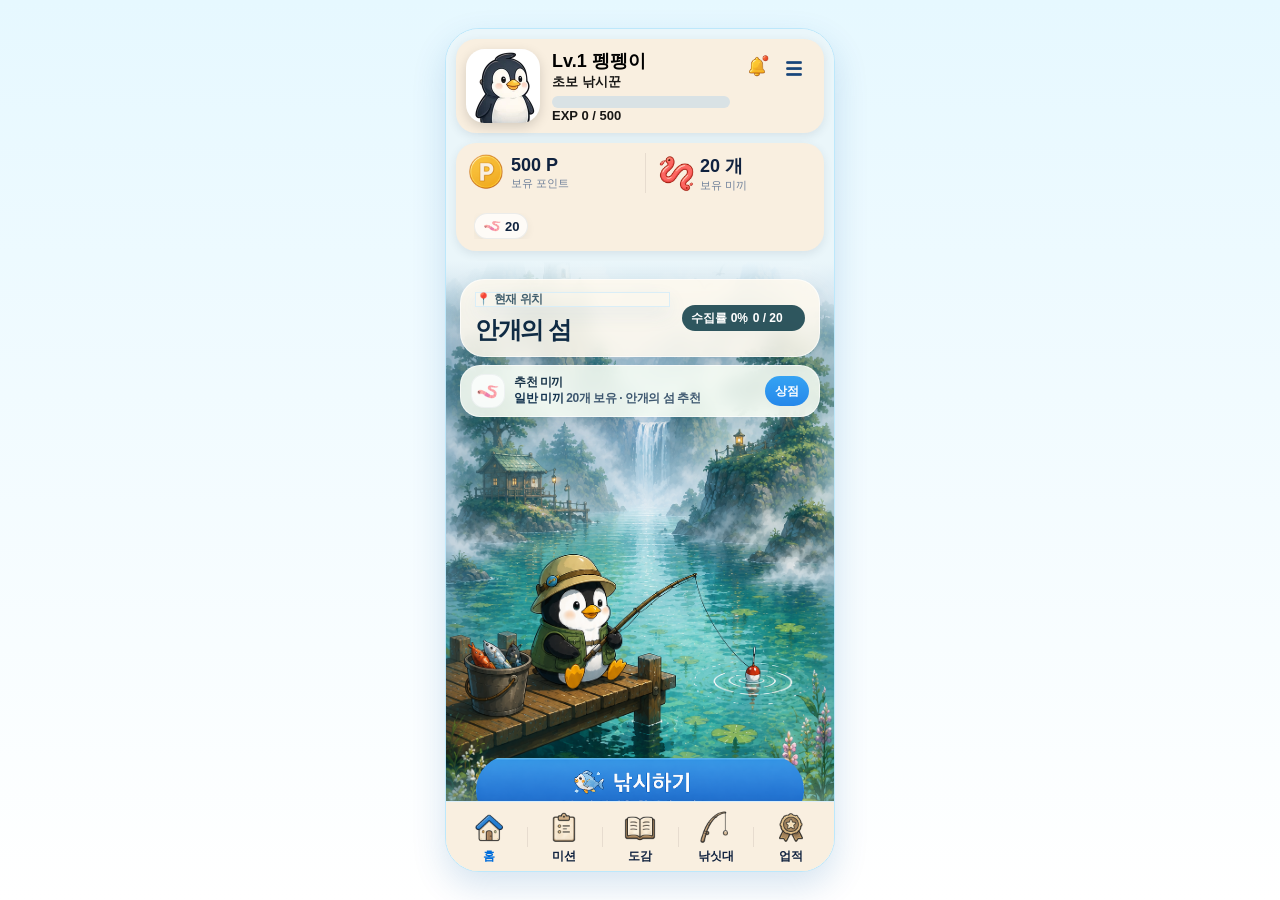
<file: index.html>
<!doctype html>
<html lang="ko">
<head>
  <meta charset="utf-8" />
  <meta name="viewport" content="width=device-width, initial-scale=1, viewport-fit=cover" />
  <title>사이다 낚시왕</title>
  <link rel="stylesheet" href="./css/style.css" />
</head>
<body>
  <main class="app-shell" aria-label="사이다 낚시왕">
    <section class="device">
      <div class="screen map-emerald is-active" data-screen="home">
        <header class="home-hero">
          <div class="profile">
            <div class="penguin" aria-hidden="true"></div>
            <div class="profile-info">
              <strong id="homeLevel">Lv.1 펭펭이</strong>
              <span id="homeFishingTitle">초보 낚시꾼</span>
              <div class="progress"><i style="width:0%"></i></div>
              <small id="homeExpText">EXP 0 / 500</small>
            </div>
          </div>
          <div class="header-actions">
            <button type="button" id="notifyBtn" class="icon_bell"></button>
            <button type="button" id="menuBtn" class="icon_menu"></button>
          </div>
        </header>

        <section class="wallet-grid">
          <article>
            <span class="coin"></span>
            <div class="coin-text"><strong id="homePoint" class="sub-text">0 P</strong><small>보유 포인트</small></div>
          </article>
          <article>
            <span class="resource"></span>
            <div class="resource-text"><strong id="homeBait"  class="sub-text">0 개</strong><small>보유 미끼</small></div>
          </article>
          <div class="bait-chip-row" id="homeBaitChips" aria-label="보유 미끼 요약"></div>
        </section>

        <section class="map-card map-emerald">
          <div class="map-info">
            <span class="map-badge">현재 위치</span>
            <h2 class="map-title">에메랄드 호수</h2>
            <div class="map-progress">
              <span class="progress-text collection"><span>수집률</span> <strong>0%</strong></span>
              <span class="progress-text"><strong>0 / 0</strong></span>
            </div>
          </div>

          <article class="recommended-bait-card" id="homeRecommendedBait" aria-label="추천 미끼">
            <span class="recommended-bait-icon">🌫️</span>
            <div>
              <strong>추천 미끼</strong>
              <p>안개 미끼 보유 0개</p>
            </div>
            <button type="button" data-go="shop">상점</button>
          </article>

          <button type="button" class="fish-cta" data-go="fishing"></button>
        </section>

        <section class="card mission-card">
          <div class="section-title">
            <h2>오늘의 미션</h2>
            <button type="button" data-go="mission">더보기</button>
          </div>
          <ul class="mission-list" id="homeMissionList">
            <li data-home-mission="attendance" class="attendance"><span class="icon"></span><span class="text">출석 체크</span><em>0/1</em></li>
            <li data-home-mission="fish3" class="fish3"><span class="icon"></span><span class="text">낚시 3회 성공</span><em>0/3</em></li>
            <li data-home-mission="quiz" class="quiz"><span class="icon"></span><span class="text">금융 퀴즈 맞추기</span><em>0/1</em></li>
            <li data-home-mission="product" class="product"><span class="icon"></span><span class="text">상품 페이지 방문</span><em>0/1</em></li>
          </ul>
        </section>
        <!-- <div class="quick-grid">
          <button type="button" data-go="map">🌍 세계지도</button>
          <button type="button" data-go="shop">🎁 상점</button>
        </div> -->

        <section class="event-banner" id="productBanner" role="button" tabindex="0" aria-label="상품 페이지 방문 미션"></section>
      </div>

      <div class="screen fishing-screen region-emerald" data-screen="fishing" data-current-region="에메랄드 호수">
        <header class="sub-header floating">
          <button type="button" data-go="home">‹</button>
          <strong id="fishingRegionTitle">에메랄드 호수</strong>
          <span class="fishing-time" id="fishingTime">--:--</span>
        </header>

        <div class="fishing-bg">
          <div class="sun-moon"></div>
          <div class="cloud cloud-a"></div>
          <div class="cloud cloud-b"></div>
          <div class="far-hills"></div>
          <div class="near-hills"></div>
          <div class="lake-surface"></div>
          <div class="water-ripples"></div>
        </div>

        <div class="fishing-stage">
          <div class="penguin-fishing" id="penguinFishing"></div>
          <div class="rod-stick" id="rodStick"></div>
          <div class="fishing-line" id="fishingLine"></div>
          <div class="bobber" id="bobber"></div>
        </div>

        <div class="fishing-panel">
          <p id="fishStatus">입질 타이밍을 맞춰보세요!</p>
          <div class="gauge" aria-label="낚시 성공 판정 게이지">
            <i class="bad" aria-hidden="true"></i>
            <i class="good" aria-hidden="true"></i>
            <i class="best" aria-hidden="true"></i>
            <i class="good" aria-hidden="true"></i>
            <i class="bad" aria-hidden="true"></i>
            <b id="gaugePointer" aria-hidden="true"></b>
          </div>
          <button type="button" class="round-action" id="catchBtn">입질!</button>
        </div>
      </div>

      <div class="screen result-screen" data-screen="result">
        <div class="result-card" id="resultCard">
          <h1 id="resultTitle">낚시 성공!</h1>
          <div class="fish-illust" id="resultFish">🐟</div>
          <span class="badge rare" id="resultBadge">NEW</span>
          <h2 id="resultName">황금 송어</h2>
          <p class="grade" id="resultGrade">희귀</p>
          <ul class="reward-list" id="resultRewards">
            <li><b>🪱 +300 P</b><span>포인트</span></li>
            <li><b>💧 +50 EXP</b><span>경험치</span></li>
            <li><b>📖 도감 등록</b><span>완료</span></li>
          </ul>
          <div class="button-row">
            <button type="button" class="primary" data-go="fishing">확인</button>
            <button type="button" class="secondary" id="shareBtn">자랑하기</button>
          </div>
        </div>
      </div>

      <div class="screen map-screen" data-screen="map">
        <header class="sub-header">
          <button type="button" data-go="home">‹</button>
          <strong>세계지도</strong>
          <span id="mapCount">0/0</span>
        </header>
        <div class="world-map island-map" id="worldMap"></div>
      </div>

      <div class="screen" data-screen="region">
        <header class="sub-header">
          <button type="button" data-go="map">‹</button>
          <strong id="regionTitle">에메랄드 호수</strong>
          <button type="button" id="regionHelp" class="region-help-btn" aria-label="지역 가이드 보기">?</button>
        </header>
        <section class="region-visual region-visual-emerald" id="regionVisual">
          <div class="region-sky"></div>
          <div class="region-sun"></div>
          <div class="region-land land-a"></div>
          <div class="region-land land-b"></div>
          <div class="region-water"></div>
          <div class="region-effect"></div>
          <div class="region-hero-info">
            <div class="region-badges">
              <span id="regionTierBadge">초보자 지역</span>
              <span id="regionStars">★☆☆☆☆</span>
            </div>
            <p id="regionDescription">맵 설명</p>
          </div>
        </section>
        <section class="card region-summary">
          <div class="donut" id="regionDonut" style="--value:0"><b>0%</b><span>수집률</span></div>
          <div class="region-summary-info">
            <small>도감 진행도</small>
            <strong id="regionFishCount">0 / 0 종</strong>
            <div class="region-progress-bar" aria-hidden="true"><i id="regionProgressBar" style="width:0%"></i></div>
            <div class="region-level-row">
              <span id="regionLevel">Lv.1</span>
              <em id="regionLevelLabel">초보자</em>
            </div>
          </div>
        </section>
        <section class="card legend-fish">
          <div class="legend-head">
            <h2>전설 물고기</h2>
            <span id="regionLegendGrade">LEGENDARY</span>
          </div>
          <div class="legend-body"><span id="regionLegendIcon">❔</span><strong id="regionLegendName">전설 물고기</strong><small id="regionLegendCondition">출현 조건 ???</small></div>
        </section>
        <button type="button" class="bottom-primary" id="regionEnterBtn" data-go="fishing">입장하기 <small>입장권 1개 사용</small></button>
      </div>

      <div class="screen" data-screen="mission">
        <header class="sub-header">
          <button type="button" data-go="home">‹</button>
          <strong>미션</strong>
          <span id="missionSummaryBadge" class="mission-summary-badge" aria-label="미션 완료 현황">0/0</span>
        </header>
        <div class="tabs mission-tabs" id="missionTabs">
          <button type="button" class="active" data-mission-tab="daily">일일 미션</button>
          <button type="button" data-mission-tab="weekly">주간 미션</button>
          <button type="button" data-mission-tab="finance">금융 미션</button>
        </div>
        <div class="task-list" id="missionTaskList"></div>
      </div>

      <div class="screen" data-screen="collection">
        <header class="sub-header">
          <button type="button" data-go="home">‹</button>
          <strong>도감</strong>
          <span id="collectionSummaryBadge" class="collection-summary-badge" aria-label="도감 발견 현황">0/200</span>
        </header>
        <section class="collection-head">
          <div class="donut" id="collectionDonut" style="--value:0"><b>0%</b><span>수집률</span></div>
          <strong id="collectionCount">0 / 200 종류</strong>
        </section>
        <div class="tabs wrap collection-tabs" id="collectionTabs">
          <button type="button" class="active" data-filter="전체">전체</button>
          <button type="button" data-filter="일반">일반</button>
          <button type="button" data-filter="희귀">희귀</button>
          <button type="button" data-filter="영웅">영웅</button>
          <button type="button" data-filter="전설">전설</button>
        </div>
        <div class="collection-filter-info" id="collectionFilterInfo">전체 200종</div>
        <div class="fish-grid" id="fishGrid"></div>
      </div>

      <div class="screen" data-screen="fishDetail">
        <header class="sub-header">
          <button type="button" data-go="collection">‹</button>
          <strong>황금붕어</strong>
          <span></span>
        </header>
        <section class="fish-detail-visual">
          <span class="badge rare">희귀</span>
          <div>🐠</div>
          <h1>황금붕어</h1>
          <p>★★★★☆</p>
        </section>
        <section class="card detail-table">
          <dl><dt>출현 지역</dt><dd>에메랄드 호수</dd></dl>
          <dl><dt>발견일</dt><dd>2024.06.18</dd></dl>
          <dl><dt>크기</dt><dd>32.5 cm</dd></dl>
          <dl><dt>설명</dt><dd>은은히 황금빛으로 빛나는 신비한 붕어. 행운을 가져다준다고 전해진다.</dd></dl>
        </section>
      </div>

      <div class="screen" data-screen="rod">
        <header class="sub-header">
          <button type="button" data-go="home">‹</button>
          <strong>낚싯대</strong>
          <span id="rodSummaryBadge" class="screen-summary-badge rod-summary-badge" aria-label="보유 낚싯대 현황">0/0</span>
        </header>
        <section class="equipped-card" id="equippedRodCard">
          <div class="rod-img" id="equippedRodIcon">🎣</div>
          <div>
            <span class="badge hero" id="equippedRodGrade">희귀 · 장착 중</span>
            <h2 id="equippedRodName">월광의 낚싯대 +3</h2>
            <p id="equippedRodEffect1">희귀 확률 +15%</p>
            <p id="equippedRodEffect2">전설 확률 +3%</p>
            <p id="equippedRodEffect3">포인트 증가 +10%</p>
          </div>
        </section>
        <h2 class="list-title">보유 낚싯대</h2>
        <div class="rod-grid" id="rodGrid"></div>
        <button type="button" class="bottom-primary" id="enhanceBtn">강화하기</button>
      </div>

      <div class="screen" data-screen="shop">
        <header class="sub-header">
          <button type="button" data-go="home">‹</button>
          <strong>포인트 상점</strong>
          <span id="shopPoint">0P</span>
        </header>
        <div class="tabs wrap shop-tabs" id="shopTabs">
          <button type="button" class="active" data-shop-tab="bait">미끼</button>
          <button type="button" data-shop-tab="rod">낚싯대</button>
          <button type="button" data-shop-tab="skin">스킨</button>
          <button type="button" data-shop-tab="etc">기타</button>
        </div>
        <div class="shop-list" id="shopList"></div>
      </div>

      <div class="screen" data-screen="achievement">
        <header class="sub-header">
          <button type="button" data-go="home">‹</button>
          <strong>업적</strong>
          <span id="achievementSummaryBadge" class="screen-summary-badge achievement-summary-badge" aria-label="업적 완료 현황">0/0</span>
        </header>
        <div class="tabs wrap achievement-tabs" id="achievementTabs">
          <button type="button" class="active" data-achievement-tab="collection">수집</button>
          <button type="button" data-achievement-tab="fishing">낚시</button>
          <button type="button" data-achievement-tab="legend">전설</button>
          <button type="button" data-achievement-tab="finance">금융</button>
        </div>
        <div class="achievement-list" id="achievementList"></div>
      </div>

      <div class="screen" data-screen="ranking">
        <header class="sub-header">
          <button type="button" data-go="home">‹</button>
          <strong>랭킹</strong>
          <span id="rankingSummaryBadge" class="screen-summary-badge ranking-summary-badge" aria-label="나의 랭킹">-위</span>
        </header>
        <div class="tabs wrap ranking-tabs" id="rankingTabs">
          <button type="button" class="active" data-ranking-tab="weekly">주간 랭킹</button>
          <button type="button" data-ranking-tab="total">전체 랭킹</button>
          <button type="button" data-ranking-tab="mine">내 순위</button>
        </div>
        <ol class="ranking-list" id="rankingList"></ol>
      </div>


      <div class="modal" id="appModal" aria-hidden="true">
        <div class="modal-dim" data-close-modal></div>
        <section class="modal-card" role="dialog" aria-modal="true" aria-labelledby="modalTitle">
          <button type="button" class="modal-x" data-close-modal aria-label="닫기"></button>
          <h2 id="modalTitle">알림</h2>
          <div id="modalBody"></div>
          <button type="button" class="modal-close" data-close-modal>확인</button>
        </section>
      </div>
      <div class="toast" id="toast" aria-live="polite"></div>

      <nav class="bottom-nav" aria-label="하단 메뉴">
        <button class="home active" data-go="home"><img src="images/icon_gnb_home.webp" class="img"><span>홈</span></button>
        <button class="mission" data-go="mission"><img src="images/icon_gnb_mission.webp" class="img"><span>미션</span></button>
        <button class="collection" data-go="collection"><img src="images/icon_gnb_fieldguide.webp" class="img"><span>도감</span></button>
        <button class="rod" data-go="rod"><img src="images/icon_gnb_fishing.webp" class="img"><span>낚싯대</span></button>
        <button class="achievement" data-go="achievement"><img src="images/icon_gnb_achievements.webp" class="img"><span>업적</span></button>
      </nav>
    </section>
  </main>
  <script src="./js/app.js"></script>
</body>
</html>
</file>
<file: css/style.css>
:root{
  --primary:#008ff6;
  --primary-2:#00aeef;
  --sky:#8fe2ff;
  --bg:#f3fbff;
  --card:#ffffff;
  --ink:#10223f;
  --muted:#6d7f99;
  --line:#d9edf9;
  --gold:#ffc83d;
  --rare:#7d5cff;
  --hero:#00b894;
  --danger:#ff5c68;
  --radius-xl:28px;
  --radius-lg:22px;
  --radius-md:16px;
  --shadow:0 14px 34px rgba(0,85,160,.16);
  --inner:inset 0 0 0 1px rgba(255,255,255,.55);
}
*{box-sizing:border-box}
html,body{margin:0;min-height:100%;font-family:-apple-system,BlinkMacSystemFont,"Pretendard","Segoe UI",sans-serif;background:linear-gradient(180deg,#e6f8ff,#fff);color:var(--ink)}
button{font:inherit;border:0;background:none;color:inherit;cursor:pointer}
.app-shell{min-height:100vh;display:grid;place-items:center;padding:24px}
.device{position:relative;width:min(390px,100vw);height:min(844px,100vh);background:var(--bg);border:1px solid #bde8fb;border-radius:34px;box-shadow:var(--shadow);overflow:hidden}
.screen{display:none;position:absolute;inset:0;padding:10px 10px 80px;overflow:auto;}
.screen.is-active{display:block}
/* 홈 화면 맵 배경: .screen의 absolute/scroll 구조를 유지해야 스크롤이 정상 동작합니다. */
.screen[data-screen="home"]{
  position:absolute;
  inset:0;
  min-height:0;
  overflow-y:auto;
  overflow-x:hidden;
  -webkit-overflow-scrolling:touch;
  background-color:#eaf6fa;
  background-repeat:no-repeat;
  background-position:center top;
  background-size:100% auto;
  background-attachment:local;
}
.screen[data-screen="home"]::before{content:none!important;}
.screen[data-screen="home"] > *{position:relative;z-index:1;}
.screen[data-screen="home"] .map-mist{background-image:url("../images/map/img_map_mist.webp");} /* 안개의 섬 */
.screen[data-screen="home"] .map-moonlight{background-image:url("../images/map/img_map_moonlight.webp");} /* 월광의 섬 */
.screen[data-screen="home"] .map-starlight{background-image:url("../images/map/img_map_starlight.webp");} /* 별빛 계곡 */
.screen[data-screen="home"] .map-emerald{background-image:url("../images/map/img_map_emerald.webp");} /* 에메랄드 호수 */
.screen[data-screen="home"] .map-coral{background-image:url("../images/map/img_map_coral.webp");} /* 산호 낙원 */
.screen[data-screen="home"] .map-twilight{background-image:url("../images/map/img_map_twilight.webp");} /* 황혼의 바다 */
.screen[data-screen="home"] .map-storm{background-image:url("../images/map/img_map_storm.webp");} /* 폭풍의 해역 */
.screen[data-screen="home"] .map-glacier{background-image:url("../images/map/img_map_glacier.webp");} /* 영원의 빙하 */
.screen[data-screen="home"] .map-abyss{background-image:url("../images/map/img_map_abyss.webp");} /* 심연의 해구 */
.screen[data-screen="home"] .map-primordial{background-image:url("../images/map/img_map_primordial.webp");} /* 태초의 심해 */
h1,h2,p{margin:0}
.card{ width: calc(100% - 20px); margin: 0 10px; background: #F9EFE0; border-radius: 20px; padding:10px; box-shadow:0 8px 22px rgba(40,110,170,.08)}
.home-hero{position:relative;display:flex;justify-content:space-between;gap:10px;background:#F9EFE0;box-shadow: 0px 3px 10px rgba(43, 56, 76, 0.10);border-radius:20px; padding:10px;color:white;}
.profile{display:flex;width:100%;gap:12px;align-items:center}
.penguin{width:74px;height:74px;border-radius:24px;background:radial-gradient(circle at 40% 30%,#fff,#dff7ff 55%,#1f3555 56%);display:grid;place-items:center;font-size:48px;box-shadow:var(--inner)}
.profile-info{display:block;width:100%;}
.profile-info strong{display:block;font-size:18px;color:#000;}.profile-info span,.profile-info small{display:block;font-size:13px;opacity:.9;color:#000;font-weight: 700;}
.progress{height:12px;margin-top:5px;border-radius:99px;background:#D9E2E5;overflow:hidden}
.progress i{display:block;height:100%;border-radius:inherit;background:#2076CC;}
.header-actions{display:flex;}.header-actions button{width:34px;height:34px;border-radius:12px;background:rgba(255,255,255,.18)}
.wallet-grid{display:grid;grid-template-columns:1fr 1fr;gap:10px; background:#F9EFE0;border-radius:20px;margin-top:10px;box-shadow: 0px 3px 10px rgba(43, 56, 76, 0.10);}
.wallet-grid article{position: relative;display: flex; align-items: center; padding: 5px;}
.wallet-grid article:after { content:''; display: block; position: absolute;top: 50%; left: 0; width: 1px; height: 40px; margin-top: -20px; background: #E7DCCF; }
.wallet-grid article:first-child:after { display: none; }
.wallet-grid span{font-size:28px}.coin{display:grid;place-items:center;width:32px;height:32px;background:var(--gold);color:white;border-radius:50%;font-weight:900}
.wallet-grid strong{display:block}.wallet-grid small{color:var(--muted);font-size:11px;display:block;}
.section-title{display:flex;justify-content:space-between;align-items:center;margin-bottom:10px}
.section-title h2{font-size:16px}.section-title button{font-size:12px;color:var(--muted)}
.mission-list{display: flex; flex-wrap: wrap; margin:0;padding:0;gap:8px}
.mission-list li{display: flex; flex-wrap: wrap; justify-content: center; flex: 1; align-items:center;font-size:13px;padding:7px 0;border:1px solid #E5D5BD; border-radius: 20px; }
.mission-list li:last-child{border-bottom:0}.mission-list span{ font-size:11px}.mission-list em{display: block; font-style: normal;padding:3px 10px;font-size:11px;color:#496178}
.mission-list span.text { display: block; width: 100%; background: none; color: #000; text-align: center; }
.fish-cta{ width: calc(100% - 60px); margin: 0 30px; min-height: 70px; background: url(../images/icon_fishing_button.webp) center / contain no-repeat; background-size: 100% auto; border-radius: 99px; overflow: hidden; }
.fish-cta span{font-size:32px}.fish-cta strong{font-size:22px}.fish-cta small{opacity:.85}
.quick-grid{display:grid;grid-template-columns:1fr 1fr;gap:10px;margin-bottom:12px}.quick-grid button{padding:16px;border-radius:18px;background:white;border:1px solid var(--line);box-shadow:0 6px 16px rgba(0,80,150,.06);font-weight:800}
.event-banner{ background: url(../images/icon_fishing_banner.webp) no-repeat center; background-size: 100% auto; border-radius: 15px; min-height: 80px; overflow: hidden; width: calc(100% - 20px); margin: 10px 10px 0;}.event-banner strong,.event-banner span{display:block}.event-banner b{position:absolute;right:18px;bottom:3px;font-size:48px}
.sub-header{display:flex;align-items:center;justify-content:space-between;margin-bottom:14px;height:38px}.sub-header button{width:36px;height:36px;border-radius:50%;background:white;box-shadow:0 4px 12px rgba(0,80,150,.1);font-size:24px}.sub-header strong{font-size:18px}.sub-header span{font-size: 12px;color: #000;font-weight: 600;background: #F9EFE0;box-shadow: 0px 3px 10px rgba(43, 56, 76, 0.10);border-radius: 20px;padding: 7px 14px;}.floating{position:relative;z-index:5;color:white}.floating button{font-size: 16px;color:#123;background:rgba(255,255,255,.85)}
.fishing-screen{background:linear-gradient(#36bfff 0%,#c8f5ff 42%,#0782bd 43%,#015f9e 100%);overflow:hidden}
.sky{position:absolute;left:0;right:0;top:0;height:44%;background:radial-gradient(circle at 20% 20%,rgba(255,255,255,.9) 0 30px,transparent 31px),linear-gradient(#30b8ff,#b8edff)}
.lake-scene{position:absolute;inset:70px 0 170px;overflow:hidden}.mountains{position:absolute;left:-30px;right:-30px;bottom:180px;height:180px;background:linear-gradient(135deg,transparent 35%,#72b27c 36% 52%,transparent 53%),linear-gradient(45deg,transparent 35%,#9cd9f5 36% 54%,transparent 55%);opacity:.85}.dock{position:absolute;left:0;bottom:120px;width:170px;height:38px;background:#9a6a32;border-radius:0 14px 14px 0}.penguin-fishing{position:absolute;left:70px;bottom:135px;font-size:86px;filter:drop-shadow(0 8px 12px rgba(0,0,0,.25))}.rod-line{position:absolute;left:155px;bottom:218px;width:145px;height:2px;background:#4b2d19;transform:rotate(-32deg);transform-origin:left center}.bobber{position:absolute;left:270px;bottom:118px;width:18px;height:26px;border-radius:99px;background:linear-gradient(#ff3858 0 45%,#fff 46%);animation:float 1.2s infinite ease-in-out}.water{position:absolute;left:-20px;right:-20px;bottom:0;height:170px;background:repeating-radial-gradient(ellipse at 20% 0%,rgba(255,255,255,.18) 0 2px,transparent 3px 42px),linear-gradient(#16a5d9,#00649f)}
@keyframes float{50%{transform:translateY(10px)}}
.fishing-panel{position:absolute;left:18px;right:18px;bottom:22px;background:rgba(5,34,71,.82);color:white;border-radius:26px;padding:16px;text-align:center;backdrop-filter:blur(8px)}.fishing-panel p{font-weight:800;margin-bottom:12px}
.gauge{position:relative;height:22px;border-radius:99px;overflow:hidden;display:flex;background:white;margin:0 12px 18px}.gauge i{flex:1}.gauge .bad{background:#ef4353}.gauge .good{background:#ffd34e}.gauge .best{background:#36db8d}.gauge b{position:absolute;top:-8px;left:50%;width:6px;height:38px;background:white;border-radius:6px;box-shadow:0 0 0 2px #134b83;animation:gaugeMove 1.35s linear infinite alternate}
@keyframes gaugeMove{from{left:5%}to{left:93%}}
.round-action{width:104px;height:104px;border-radius:50%;background:linear-gradient(#37a8ff,#086bda);border:6px solid rgba(255,255,255,.45);color:white;font-size:24px;font-weight:900;box-shadow:0 8px 20px rgba(0,0,0,.25)}
.result-screen{display:none;background:radial-gradient(circle at 50% 20%,#1977df,#03245d 70%);color:white}.result-screen.is-active{display:grid;place-items:center}
.result-card{width:100%;text-align:center}.result-card h1{background:linear-gradient(#39a9ff,#006fe4);display:inline-block;padding:12px 34px;border-radius:12px;font-size:22px}.fish-illust{font-size:72px;line-height:1.4;white-space:nowrap;overflow:hidden;text-align:center;margin:28px auto 6px;filter:drop-shadow(0 12px 20px rgba(0,0,0,.3))}.badge{display:inline-grid;place-items:center;border-radius:99px;color:white;font-weight:900;font-size:12px;padding:5px 10px}.rare{background:var(--rare)}.hero{background:var(--hero)}.grade{display:inline-block;background:var(--rare);padding:4px 12px;border-radius:99px}.reward-list{list-style:none;margin:22px 0;padding:16px;background:white;color:var(--ink);border-radius:22px;text-align:left}.reward-list li{display:flex;justify-content:space-between;padding:13px 8px;border-bottom:1px solid #edf2f7}.reward-list li:last-child{border:0}.reward-list span{color:var(--muted)}
.button-row{display:grid;grid-template-columns:1fr 1fr;gap:12px}.button-row button,.bottom-primary{height:56px;border-radius:16px;color:white;font-weight:900}.primary,.bottom-primary{background:linear-gradient(#2aa8ff,#006de0)}.secondary{background:linear-gradient(#ffc93d,#ff9300)}
.map-screen{background:linear-gradient(#0789e8,#20bff2 55%,#0b8ad5)}.world-map{position:relative;height:720px;}
.spot{position:absolute;min-width:130px;padding:10px 12px;border-radius:99px;background:rgba(7,55,95,.75);color:white;font-size:18px;box-shadow:0 8px 18px rgba(0,0,0,.22)}.spot span{display:block;font-size:12px;font-weight:900}.locked{filter:saturate(.6);opacity:.9}.s1{left:105px;top:40px}.s2{left:45px;top:150px}.s3{right:20px;top:130px}.s4{right:35px;top:260px}.s5{left:60px;top:330px}.s6{right:42px;top:420px}.s7{right:20px;bottom:115px;background:#0874df}.s8{left:28px;bottom:60px}
.region-visual{height:210px;border-radius:24px;margin-bottom:12px;}
.region-summary{display:grid;grid-template-columns:120px 1fr;align-items:center;gap:15px;margin-bottom:12px}.region-summary small{display:block;color:var(--muted);margin:7px 0 3px}.region-summary strong{font-size:20px}
.donut{width:108px;height:108px;border-radius:50%;background:conic-gradient(var(--primary) calc(var(--value)*1%),#e7f2f9 0);display:grid;place-items:center;position:relative}.donut:before{content:"";position:absolute;inset:14px;background:white;border-radius:50%}.donut b,.donut span{position:relative}.donut b{font-size:27px}.donut span{font-size:11px;color:var(--muted);grid-row:1;margin-top:42px}.legend-fish div{display:flex;gap:12px;align-items:center}.legend-fish span{display:grid;place-items:center;width:58px;height:58px;border-radius:16px;background:#eef5fa;font-size:28px}.legend-fish small{display:block;color:var(--muted)}
.bottom-primary{position:absolute;left:14px;right:14px;bottom:84px;width:auto}.bottom-primary small{margin-left:8px}
.tabs{display:flex;gap:7px;margin:10px 0 14px}.tabs.wrap{flex-wrap:wrap}.tabs button{flex:1;min-width:64px;height:36px;border-radius:10px;background:#e9f2f8;color:#38536c;font-size:12px;font-weight:800}.tabs .active{background:linear-gradient(#279fff,#006ddb);color:white}
.task-list,.shop-list,.achievement-list{display:grid;gap:10px}.task-list article,.shop-list article,.achievement-list article{display:grid;grid-template-columns:1fr auto auto;align-items:center;gap:10px;background:white;border:1px solid var(--line);border-radius:18px;padding:14px;box-shadow:0 6px 16px rgba(0,80,150,.06)}.task-list progress{display:block;width:140px;height:8px;margin-top:8px}.task-list b{color:#ff9b00}.task-list button{background:linear-gradient(#38c976,#12a95b);color:white;border-radius:10px;padding:8px 12px;font-weight:800}
.collection-head{display:flex;align-items:center;justify-content:center;gap:24px;padding:8px 0 12px}.collection-head strong{font-size:18px}.fish-grid,.rod-grid{display:grid;grid-template-columns:repeat(3,1fr);gap:10px}.fish-grid button,.rod-grid button{min-height:112px;background:white;border:1px solid var(--line);border-radius:18px;padding:10px;box-shadow:0 6px 16px rgba(0,80,150,.06)}.fish-grid span{font-size:38px}.fish-grid strong,.fish-grid small,.rod-grid span{display:block}.fish-grid small{color:var(--muted);font-size:11px}.unknown{filter:grayscale(1);opacity:.65}
.fish-detail-visual{border-radius:24px;min-height:280px;background:radial-gradient(circle at 50% 35%,#66e4ff,#007fc1 70%);display:grid;place-items:center;color:white;margin-bottom:12px;padding:18px}.fish-detail-visual div{font-size:112px}.fish-detail-visual h1{font-size:28px}.detail-table dl{display:grid;grid-template-columns:90px 1fr;border-bottom:1px solid #edf2f7;padding:12px 0;margin:0}.detail-table dl:last-child{border-bottom:0}.detail-table dt{color:var(--primary);font-weight:900}.detail-table dd{margin:0;color:#2f4054}
.equipped-card{display:grid;grid-template-columns:135px 1fr;gap:14px;background:white;border:1px solid var(--line);border-radius:24px;padding:14px;margin-bottom:16px}.rod-img{height:170px;border-radius:18px;background:linear-gradient(#55d5ff,#0e83d8);display:grid;place-items:center;font-size:74px}.equipped-card h2{font-size:17px;margin:10px 0}.equipped-card p{font-size:13px;color:#1166a8;margin:5px 0}.list-title{font-size:17px;margin:0 0 10px}
.rod-grid button{font-size:46px}.rod-grid span{font-size:11px;color:#37516d;font-weight:800}
.shop-list article{grid-template-columns:46px 1fr auto}.shop-list span{font-size:34px}.shop-list small{display:block;color:var(--muted);margin-top:3px}.shop-list b{color:#006ddb}
.achievement-list article{grid-template-columns:48px 1fr auto}.achievement-list span{font-size:34px}.achievement-list small{display:block;color:var(--muted);margin-top:3px}.achievement-list b{background:#1fcf78;color:white;border-radius:99px;padding:6px 10px;font-size:12px}.achievement-list .disabled{opacity:.45}
.ranking-list{list-style:none;margin:0;padding:0;display:grid;gap:10px}.ranking-list li{display:grid;grid-template-columns:36px 44px 1fr auto;align-items:center;gap:10px;background:white;border:1px solid var(--line);border-radius:18px;padding:13px;box-shadow:0 6px 16px rgba(0,80,150,.06)}.ranking-list li>span{font-size:32px}.ranking-list small{display:block;color:var(--muted)}.ranking-list em{font-style:normal;font-weight:900;color:#0d64c8}.ranking-list .my{background:linear-gradient(#1195ff,#0070df);color:white}.ranking-list .my small,.ranking-list .my em{color:white}
.bottom-nav{position:absolute;left:0;right:0;bottom:0;background: #F9EFE0;box-shadow: 0px 3px 10px rgba(43, 56, 76, 0.10);border-top:1px solid var(--line);display:grid;grid-template-columns:repeat(5,1fr);padding:5px 5px calc(5px + env(safe-area-inset-bottom));z-index:20; }
.bottom-nav button{position: relative;display:grid;place-items:center;}.bottom-nav span{font-size:12px;font-weight:600}.bottom-nav .active{color:#006ddb;}
@media (max-width:430px){
  .app-shell{padding:0}
  .device{width:100vw;height:100vh;border-radius:0;border:0}
}
.bottom-nav button:after { content: ''; display: block; position: absolute; top: 50%; left: 0; width: 1px; height: 20px; margin-top: -10px; background: #E7DCCF;}
.bottom-nav button:first-child:after { display: none; }
.bottom-nav .img { width: 40px; }



.modal{display:none;position:absolute;inset:0;z-index:50}
.modal.is-open{display:block}
.modal-dim{position:absolute;inset:0;background:rgba(5,24,47,.48);backdrop-filter:blur(5px);-webkit-backdrop-filter:blur(5px)}

/* 일반 팝업: 전체메뉴 톤앤매너에 맞춘 미니 양피지/나무 UI */
.modal-card{
  position:absolute;
  left:50%;
  top:50%;
  width:min(calc(100% - 34px),356px);
  min-height:226px;
  padding:62px 24px 24px;
  transform:translate(-50%,-50%);
  overflow:visible;
  border-radius:28px;
  border:7px solid #8a5524;
  color:#4a2b16;
  background:
    radial-gradient(circle at 14% 18%, rgba(255,255,255,.52) 0 2px, transparent 3px 100%),
    radial-gradient(circle at 86% 76%, rgba(123,77,31,.12) 0 16%, transparent 38%),
    radial-gradient(circle at 18% 84%, rgba(157,103,45,.10) 0 12%, transparent 34%),
    linear-gradient(135deg, rgba(255,255,255,.26), transparent 30% 70%, rgba(117,70,23,.12)),
    #f5e2b8;
  box-shadow:
    inset 0 0 0 4px rgba(255,246,218,.84),
    inset 0 0 0 7px rgba(176,121,55,.26),
    inset 0 -12px 22px rgba(121,76,27,.16),
    0 8px 0 #633817,
    0 20px 34px rgba(0,0,0,.36);
}
.modal-card::before,
.modal-card::after{
  content:'';
  position:absolute;
  pointer-events:none;
  z-index:0;
}
.modal-card::before{
  inset:10px;
  border-radius:20px;
  border:2px solid rgba(190,139,70,.45);
  box-shadow:inset 0 1px 0 rgba(255,255,255,.34), inset 0 -1px 0 rgba(98,57,21,.16);
}
.modal-card::after{
  left:18px;right:18px;bottom:10px;height:12px;border-radius:50%;
  background:radial-gradient(ellipse at center, rgba(79,45,16,.18), transparent 70%);
  filter:blur(2px);
}
.modal-card h2{
  position:absolute;
  left:50%;
  top:-34px;
  z-index:2;
  width:max-content;
  max-width:calc(100% - 52px);
  min-width:188px;
  min-height:58px;
  margin:0;
  padding:9px 30px 12px;
  display:flex;
  align-items:center;
  justify-content:center;
  text-align:center;
  white-space:nowrap;
  line-height:1.05;
  transform:translateX(-50%);
  color:#fff5cf;
  font-size:clamp(22px, 5.2vw, 28px);
  font-weight:900;
  letter-spacing:-.04em;
  text-shadow:0 3px 0 rgba(83,47,16,.72);
  border-radius:0 0 21px 21px;
  border:6px solid #754316;
  border-top:0;
  background:
    linear-gradient(90deg, rgba(104,61,22,.26), transparent 15% 85%, rgba(104,61,22,.26)),
    repeating-linear-gradient(0deg, rgba(255,255,255,.045) 0 2px, transparent 2px 8px),
    linear-gradient(#bd803d,#9d6026 58%,#7a451b);
  box-shadow:
    inset 0 2px 0 rgba(255,228,157,.36),
    inset 0 -6px 0 rgba(84,43,11,.32),
    0 5px 0 #57300f;
}
.modal-card h2::before,
.modal-card h2::after{
  content:'';
  position:absolute;
  top:10px;
  width:8px;height:8px;
  border-radius:50%;
  background:#5e3513;
  box-shadow:inset 0 1px 0 rgba(255,230,160,.35);
}
.modal-card h2::before{left:12px}
.modal-card h2::after{right:12px}
#modalBody{position:relative;z-index:1;text-align:center;font-size:20px;font-weight:800;line-height:1.55;letter-spacing:-.04em;color:#4a2b16}
#modalBody p{margin:0;line-height:1.55!important}
.modal-card ul{position:relative;z-index:1;margin:0;padding:0;list-style:none;display:grid;gap:9px;text-align:left}
.modal-card li{padding:11px 13px;border-radius:15px;border:2px solid rgba(180,130,66,.45);background:rgba(255,247,221,.48);font-weight:800;color:#4a2b16}
.modal-card button.menu-item{width:100%;display:flex;justify-content:space-between;align-items:center;padding:15px;border-top:1px solid #f1f8fd;color:#183856;font-weight:800}
.modal-close{
  position:relative;
  z-index:1;
  width:100%;
  height:58px;
  margin-top:26px;
  border-radius:19px;
  border:5px solid #5a3213;
  background:
    linear-gradient(90deg, rgba(96,54,18,.24), transparent 18% 82%, rgba(96,54,18,.24)),
    repeating-linear-gradient(0deg, rgba(255,255,255,.04) 0 2px, transparent 2px 7px),
    linear-gradient(#bf7f39,#9a5c24 58%,#7a451b);
  color:#fff6d8;
  font-size:24px;
  font-weight:900;
  text-shadow:0 3px 0 rgba(71,38,11,.7);
  box-shadow:inset 0 2px 0 rgba(255,231,162,.32), inset 0 -7px 0 rgba(64,32,8,.32), 0 6px 0 #3d220d;
}
.modal-close:active{transform:translateY(4px);box-shadow:inset 0 2px 0 rgba(255,231,162,.28), inset 0 -4px 0 rgba(64,32,8,.28), 0 2px 0 #3d220d}
.modal-x{display:none}

/* 전체메뉴는 기존 img-modal.webp 기반 UI 유지 */
.modal-card.is-menu-modal{
  width:min(calc(100% - 34px),390px);
  min-height:0;
  aspect-ratio:1500/2167;
  padding:0;
  border:0;
  border-radius:0;
  background:url(../images/img-modal.webp) center/100% 100% no-repeat;
  box-shadow:none;
  overflow:hidden;
}
.modal-card.is-menu-modal::before,
.modal-card.is-menu-modal::after,
.modal-card.is-menu-modal h2::before,
.modal-card.is-menu-modal h2::after{display:none}
.modal-card.is-menu-modal #modalTitle{position:absolute;width:1px;height:1px;overflow:hidden;clip:rect(0,0,0,0)}
.modal-card.is-menu-modal #modalBody{position:absolute;inset:0;text-align:initial;font-size:initial;font-weight:initial;line-height:normal;color:initial}
.modal-card.is-menu-modal .menu-item{position:absolute;left:9.4%;width:81.2%;height:11.2%;padding:0;border:0;background:transparent;color:transparent;font-size:0;box-shadow:none}
.modal-card.is-menu-modal .menu-item span{display:none}
.modal-card.is-menu-modal .menu-item:nth-child(1){top:29.2%}
.modal-card.is-menu-modal .menu-item:nth-child(2){top:44.5%}
.modal-card.is-menu-modal .menu-item:nth-child(3){top:59.8%}
.modal-card.is-menu-modal .menu-item:nth-child(4){top:75.1%}
.modal-card.is-menu-modal .modal-close{position:absolute;left:34.2%;bottom:2.4%;width:31.6%;height:6.6%;margin:0;border-radius:0;background:transparent;color:transparent;font-size:0;border:0;box-shadow:none;text-shadow:none}
.modal-card.is-menu-modal .modal-x{display:block;position:absolute;right:1.4%;top:3.9%;z-index:2;width:10.6%;height:7.4%;background:transparent}
.toast{position:absolute;left:20px;right:20px;bottom:88px;z-index:60;min-height:46px;padding:13px 16px;border-radius:16px;background:rgba(13,36,72,.92);color:white;display:none;text-align:center;font-weight:800;box-shadow:0 10px 28px rgba(0,0,0,.22)}
.toast.is-show{display:block;animation:toastIn .22s ease-out}
@keyframes toastIn{from{transform:translateY(12px);opacity:0}to{transform:translateY(0);opacity:1}}
.tabs button{transition:.2s}
.task-list article.is-done{opacity:.62}
.task-list article.is-done button{background:#aebdca}
.shop-list article,.achievement-list article,.fish-grid button,.rod-grid button{transition:.18s transform,.18s box-shadow}
.shop-list article:active,.achievement-list article:active,.fish-grid button:active,.rod-grid button:active{transform:scale(.98)}
.rod-grid button.is-equipped{outline:3px solid var(--primary);background:#e9f7ff}

.round-action{touch-action:manipulation;-webkit-tap-highlight-color:transparent}
.result-card.is-fail .fish-illust{filter:grayscale(.25) drop-shadow(0 12px 20px rgba(0,0,0,.3))}
.result-card.is-fail .grade{background:#6d7f99}

.mission-list li.is-complete{color:#0d7452;font-weight:800}
.mission-list li span.icon { width: 25px;height: 25px;}
.mission-list li.attendance span.icon{background: url(../images/icon-attendance.webp) no-repeat center; background-size: 100% auto;}
.mission-list li.fish3 span.icon{background: url(../images/icon-fishing.webp) no-repeat center; background-size: 100% auto;}
.mission-list li.quiz span.icon{background: url(../images/icon-quiz.webp) no-repeat center; background-size: 100% auto;}
.mission-list li.product span.icon{background: url(../images/icon-product.webp) no-repeat center; background-size: 100% auto;}
.task-count{display:block;color:var(--muted);font-size:11px;margin-top:4px}
.task-list article.is-ready{outline:2px solid #20c96b;background:#f0fff8}
.task-list article.is-ready button{background:linear-gradient(#20d982,#0bb768)}
.event-banner{cursor:pointer}

.collection-filter-info{margin:-4px 0 12px;text-align:center;color:var(--muted);font-size:12px;font-weight:800}
.fish-grid{grid-template-columns:repeat(3,1fr)}
.fish-grid button[data-grade="전설"]{background:linear-gradient(180deg,#fff9dc,#fff)}
.fish-grid button[data-grade="영웅"]{background:linear-gradient(180deg,#eef8ff,#fff)}
.fish-grid button[data-grade="희귀"]{background:linear-gradient(180deg,#f4f0ff,#fff)}
.fish-grid button[data-grade="일반"]{background:#fff}
.fish-grid button strong{min-height:31px;display:-webkit-box;-webkit-line-clamp:2;-webkit-box-orient:vertical;overflow:hidden}

.rod-grid button{display:grid;place-items:center;gap:5px;min-height:126px}
.rod-grid .rod-symbol{font-size:38px}
.rod-grid strong{display:block;font-size:12px;line-height:1.25;min-height:31px}
.rod-grid small{display:inline-block;padding:3px 8px;border-radius:999px;background:#edf5fb;color:#54708a;font-size:10px;font-weight:900}
.badge.normal{background:#7f8fa6}
.badge.legend{background:#f5a800;color:#fff}
.badge.myth{background:linear-gradient(135deg,#5228ff,#00c2ff,#ffd43d);color:#fff}

.rod-img.normal{background:linear-gradient(#bde7ff,#42a9e8)}
.rod-img.rare{background:linear-gradient(#e6dbff,#7d5cff)}
.rod-img.hero{background:linear-gradient(#bff5ff,#00a7d7)}
.rod-img.legend{background:linear-gradient(#fff2a8,#f5a800)}
.rod-img.myth{background:linear-gradient(135deg,#5228ff,#00c2ff,#ffd43d)}

.task-list button[disabled]{background:#aebdca;color:#fff;cursor:default}
.mission-tabs button{white-space:nowrap}

.shop-tabs button{min-width:72px}
.shop-list article{cursor:pointer}
.shop-list article:hover{box-shadow:0 10px 22px rgba(0,80,150,.12)}

.empty-mission{grid-template-columns:1fr!important;text-align:center;color:var(--muted)}


/* 도감 수집률 도넛 정렬 보정 */
.donut{
  position:relative;
  display:flex;
  flex-direction:column-reverse;
  align-items:center;
  justify-content:center;
  gap:2px;
  line-height:1;
}
.donut:before{
  content:"";
  position:absolute;
  inset:14px;
  background:white;
  border-radius:50%;
  z-index:0;
}
.donut b,
.donut span{
  position:relative;
  z-index:1;
  margin:0;
  grid-row:auto;
}
.donut b{
  font-size:28px;
  font-weight:900;
  line-height:1;
}
.donut span{
  font-size:13px;
  color:#7890aa;
  line-height:1.1;
}
.collection-head{
  align-items:center;
}
.collection-head .donut{
  flex:0 0 108px;
}


/* 낚싯대 화면: 강화 버튼이 카드 위를 덮지 않도록 보정 */
.screen[data-screen="rod"]{
  padding-bottom:120px;
}

.screen[data-screen="rod"] .bottom-primary{
  position:static;
  left:auto;
  right:auto;
  bottom:auto;
  width:100%;
  margin-top:18px;
  margin-bottom:10px;
  display:flex;
  align-items:center;
  justify-content:center;
}

.screen[data-screen="rod"] .rod-grid{
  margin-bottom:0;
}


/* 낚시 결과 화면 표시 보정 */
.result-screen.is-active{
  display:grid !important;
  place-items:center;
}
#catchBtn{
  touch-action:manipulation;
}

/* 안정화 보정 */
.result-screen.is-active{display:grid!important;place-items:center}
#catchBtn{touch-action:manipulation}
.collection-filter-info{margin:-4px 0 12px;text-align:center;color:var(--muted);font-size:12px;font-weight:800}
.fish-grid button[data-grade="전설"]{background:linear-gradient(180deg,#fff9dc,#fff)}
.fish-grid button[data-grade="영웅"]{background:linear-gradient(180deg,#f4e9ff,#fff)}
.fish-grid button[data-grade="희귀"]{background:linear-gradient(180deg,#edf7ff,#fff)}
.fish-grid button[data-grade="일반"]{background:#fff}
.collection-tabs [data-filter="일반"].active{background:linear-gradient(#bdc3c7,#95a5a6);color:#fff}
.collection-tabs [data-filter="희귀"].active{background:linear-gradient(#5dade2,#3498db);color:#fff}
.collection-tabs [data-filter="영웅"].active{background:linear-gradient(#bb8fce,#8e44ad);color:#fff}
.collection-tabs [data-filter="전설"].active{background:linear-gradient(#f7dc6f,#f1c40f);color:#6b4e00}
.rod-grid button.normal.is-equipped{outline:3px solid #95a5a6;box-shadow:0 0 14px rgba(149,165,166,.35)}
.rod-grid button.rare.is-equipped{outline:3px solid #3498db;box-shadow:0 0 16px rgba(52,152,219,.4)}
.rod-grid button.hero.is-equipped{outline:3px solid #9b59b6;box-shadow:0 0 18px rgba(155,89,182,.45)}
.rod-grid button.legend.is-equipped{outline:3px solid #f1c40f;box-shadow:0 0 20px rgba(241,196,15,.55)}
.rod-grid button.myth.is-equipped{outline:3px solid #6a5cff;box-shadow:0 0 22px rgba(106,92,255,.45),0 0 38px rgba(255,215,0,.25)}
.task-list button[disabled]{background:#aebdca;color:#fff;cursor:default}

/* 기능 복구용 보정 */
.mission-tabs button.active,
.shop-tabs button.active,
.collection-tabs [data-filter="전체"].active{
  background:linear-gradient(#279fff,#006ddb)!important;
  color:#fff!important;
}
.collection-tabs [data-filter="일반"].active{background:linear-gradient(#bdc3c7,#95a5a6)!important;color:#fff!important}
.collection-tabs [data-filter="희귀"].active{background:linear-gradient(#5dade2,#3498db)!important;color:#fff!important}
.collection-tabs [data-filter="영웅"].active{background:linear-gradient(#bb8fce,#8e44ad)!important;color:#fff!important}
.collection-tabs [data-filter="전설"].active{background:linear-gradient(#f7dc6f,#f1c40f)!important;color:#6b4e00!important}
.task-list article.is-ready{outline:2px solid #20c96b;background:#f0fff8}
.task-list button[disabled]{background:#aebdca;color:#fff;cursor:default}
.result-screen.is-active{display:grid!important;place-items:center}
#fishGrid:empty::before,#missionTaskList:empty::before,#rodGrid:empty::before,#shopList:empty::before{
  content:"데이터를 불러오는 중입니다.";
  display:block;
  padding:20px;
  color:#6d7f99;
  text-align:center;
}

/* 미션 화면 중복 마크업 제거 후 카드 레이아웃 보정 */
.screen[data-screen="mission"] .task-list{
  display:grid;
  gap:10px;
}
.screen[data-screen="mission"] .task-list article{
  display:grid;
  grid-template-columns:1fr auto auto;
  align-items:center;
  gap:10px;
  background:white;
  border:1px solid var(--line);
  border-radius:18px;
  padding:14px;
  box-shadow:0 6px 16px rgba(0,80,150,.06);
}
.screen[data-screen="mission"] .task-list article > div{
  min-width:0;
}
.screen[data-screen="mission"] .task-list article strong{
  display:block;
  font-size:15px;
  line-height:1.3;
}
.screen[data-screen="mission"] .task-list article progress{
  display:block;
  width:100%;
  height:8px;
  margin-top:8px;
}
.screen[data-screen="mission"] .task-list article b{
  color:#ff9b00;
  white-space:nowrap;
}
.screen[data-screen="mission"] .task-list article button{
  min-width:58px;
  height:40px;
  border-radius:12px;
  background:linear-gradient(#279fff,#006ddb);
  color:#fff;
  font-weight:900;
}
.screen[data-screen="mission"] .task-list article.is-ready{
  outline:2px solid #20c96b;
  background:#f0fff8;
}
.screen[data-screen="mission"] .task-list article.is-ready button{
  background:linear-gradient(#20d982,#0bb768);
}
.screen[data-screen="mission"] .task-list article.is-done{
  opacity:.65;
}
.screen[data-screen="mission"] .task-list article.is-done button,
.screen[data-screen="mission"] .task-list article button[disabled]{
  background:#aebdca;
}


/* 낚싯대 등급별 컬러 통일: 프로필 + 선택 카드 + 배지 */
:root{
  --rod-normal-main:#95a5a6;
  --rod-normal-light:#eef3f5;
  --rod-normal-soft:#f7fafb;

  --rod-rare-main:#3498db;
  --rod-rare-light:#dff2ff;
  --rod-rare-soft:#eef9ff;

  --rod-hero-main:#8e44ad;
  --rod-hero-light:#f0e4ff;
  --rod-hero-soft:#f8f1ff;

  --rod-legend-main:#f1c40f;
  --rod-legend-light:#fff1aa;
  --rod-legend-soft:#fff9df;

  --rod-myth-main:#6a5cff;
  --rod-myth-sub:#00c2ff;
  --rod-myth-gold:#ffd700;
  --rod-myth-soft:#f0f4ff;
}

/* 상단 장착 카드 */
.equipped-card.normal{
  border-color:rgba(149,165,166,.45);
  background:linear-gradient(135deg,#fff,var(--rod-normal-soft));
}
.equipped-card.rare{
  border-color:rgba(52,152,219,.45);
  background:linear-gradient(135deg,#fff,var(--rod-rare-soft));
}
.equipped-card.hero{
  border-color:rgba(142,68,173,.45);
  background:linear-gradient(135deg,#fff,var(--rod-hero-soft));
}
.equipped-card.legend{
  border-color:rgba(241,196,15,.55);
  background:linear-gradient(135deg,#fff,var(--rod-legend-soft));
}
.equipped-card.myth{
  border-color:rgba(106,92,255,.45);
  background:linear-gradient(135deg,#fff,var(--rod-myth-soft));
}

/* 상단 낚싯대 이미지 배경 */
.rod-img.normal{
  background:linear-gradient(135deg,#dfe6e9,var(--rod-normal-main));
}
.rod-img.rare{
  background:linear-gradient(135deg,#bfe9ff,var(--rod-rare-main));
}
.rod-img.hero{
  background:linear-gradient(135deg,#dec6ff,#7c4dff);
}
.rod-img.legend{
  background:linear-gradient(135deg,#fff1a8,#f5a800);
}
.rod-img.myth{
  background:linear-gradient(135deg,var(--rod-myth-sub),var(--rod-myth-main),var(--rod-myth-gold));
}

/* 장착 배지 */
.badge.normal{
  background:var(--rod-normal-main);
  color:#fff;
}
.badge.rare{
  background:var(--rod-rare-main);
  color:#fff;
}
.badge.hero{
  background:#7c4dff;
  color:#fff;
}
.badge.legend{
  background:#f5a800;
  color:#fff;
}
.badge.myth{
  background:linear-gradient(135deg,var(--rod-myth-sub),var(--rod-myth-main),var(--rod-myth-gold));
  color:#fff;
}

/* 선택된 낚싯대 카드: 테두리 + 배경 톤 통일 */
.rod-grid button.is-equipped{
  outline:none!important;
  transform:translateY(-1px);
}

.rod-grid button.normal.is-equipped{
  border:3px solid var(--rod-normal-main);
  background:linear-gradient(180deg,var(--rod-normal-light),#fff);
  box-shadow:0 0 0 4px rgba(149,165,166,.12),0 12px 28px rgba(149,165,166,.24);
}
.rod-grid button.rare.is-equipped{
  border:3px solid var(--rod-rare-main);
  background:linear-gradient(180deg,var(--rod-rare-light),#fff);
  box-shadow:0 0 0 4px rgba(52,152,219,.12),0 12px 28px rgba(52,152,219,.24);
}
.rod-grid button.hero.is-equipped{
  border:0;
  background:linear-gradient(180deg,var(--rod-hero-light),#fff);
  box-shadow:0 0 0 4px rgba(142,68,173,.13),0 12px 28px rgba(142,68,173,.28);
}
.rod-grid button.legend.is-equipped{
  border:3px solid var(--rod-legend-main);
  background:linear-gradient(180deg,var(--rod-legend-light),#fff);
  box-shadow:0 0 0 4px rgba(241,196,15,.18),0 12px 30px rgba(241,196,15,.34);
}
.rod-grid button.myth.is-equipped{
  border:3px solid transparent;
  background:
    linear-gradient(180deg,#f0f7ff,#fff) padding-box,
    linear-gradient(135deg,var(--rod-myth-sub),var(--rod-myth-main),var(--rod-myth-gold)) border-box;
  box-shadow:0 0 0 4px rgba(106,92,255,.12),0 12px 30px rgba(106,92,255,.28),0 0 28px rgba(255,215,0,.22);
}

/* 카드 안 등급 뱃지도 선택 카드와 동일 톤 */
.rod-grid button.normal small{
  background:var(--rod-normal-light);
  color:#607173;
}
.rod-grid button.rare small{
  background:var(--rod-rare-light);
  color:#2477b1;
}
.rod-grid button.hero small{
  background:var(--rod-hero-light);
  color:#7b3297;
}
.rod-grid button.legend small{
  background:var(--rod-legend-soft);
  color:#9b7600;
}
.rod-grid button.myth small{
  background:linear-gradient(135deg,rgba(0,194,255,.16),rgba(106,92,255,.16),rgba(255,215,0,.22));
  color:#5143d9;
}
.rod-grid button.is-equipped small{
  font-weight:900;
}


/* 물고기 상세: 등급별 별점 가독성 */
.fish-detail-visual p{
  font-size:18px;
  letter-spacing:1px;
  text-shadow:0 2px 6px rgba(0,0,0,.15);
}

/* 안정화: 미션/상점/도감 핵심 레이아웃 */
.screen[data-screen="mission"] .task-list{display:grid;gap:10px}
.screen[data-screen="mission"] .task-list article{display:grid;grid-template-columns:1fr auto auto;align-items:center;gap:10px;background:white;border:1px solid var(--line);border-radius:18px;padding:14px;box-shadow:0 6px 16px rgba(0,80,150,.06)}
.screen[data-screen="mission"] .task-list article progress{display:block;width:100%;height:8px;margin-top:8px}
.screen[data-screen="mission"] .task-list article b{color:#ff9b00;white-space:nowrap}
.screen[data-screen="mission"] .task-list article button{min-width:58px;height:40px;border-radius:12px;background:linear-gradient(#279fff,#006ddb);color:#fff;font-weight:900}
.screen[data-screen="mission"] .task-list article.is-ready{outline:2px solid #20c96b;background:#f0fff8}
.screen[data-screen="mission"] .task-list article.is-ready button{background:linear-gradient(#20d982,#0bb768)}
.screen[data-screen="mission"] .task-list article.is-done{opacity:.65}
.screen[data-screen="mission"] .task-list article button[disabled]{background:#aebdca}
.mission-tabs button.active,.shop-tabs button.active,.collection-tabs [data-filter="전체"].active{background:linear-gradient(#279fff,#006ddb)!important;color:#fff!important}
.collection-tabs [data-filter="일반"].active{background:linear-gradient(#bdc3c7,#95a5a6)!important;color:#fff!important}
.collection-tabs [data-filter="희귀"].active{background:linear-gradient(#5dade2,#3498db)!important;color:#fff!important}
.collection-tabs [data-filter="영웅"].active{background:linear-gradient(#bb8fce,#8e44ad)!important;color:#fff!important}
.collection-tabs [data-filter="전설"].active{background:linear-gradient(#f7dc6f,#f1c40f)!important;color:#6b4e00!important}
.result-screen.is-active{display:grid!important;place-items:center}

/* 업적 탭/리스트 기능 보정 */
.achievement-tabs button.active{
  background:linear-gradient(#279fff,#006ddb)!important;
  color:#fff!important;
}
.achievement-list{
  display:grid;
  gap:10px;
}
.achievement-list article{
  display:grid;
  grid-template-columns:48px 1fr auto;
  align-items:center;
  gap:10px;
  background:white;
  border:1px solid var(--line);
  border-radius:18px;
  padding:14px;
  box-shadow:0 6px 16px rgba(0,80,150,.06);
}
.achievement-list article > span{
  font-size:34px;
}
.achievement-list article strong{
  display:block;
  font-size:15px;
}
.achievement-list article small{
  display:block;
  color:var(--muted);
  margin:3px 0 7px;
}
.achievement-list article progress{
  display:block;
  width:100%;
  height:8px;
}
.achievement-list article em{
  display:block;
  margin-top:4px;
  font-size:11px;
  color:var(--muted);
  font-style:normal;
}
.achievement-list article b{
  background:#eef5fb;
  color:#54708a;
  border-radius:999px;
  padding:7px 10px;
  font-size:12px;
  white-space:nowrap;
}
.achievement-list article.is-complete{
  outline:2px solid #20c96b;
  background:#f0fff8;
}
.achievement-list article.is-complete b{
  background:#20c96b;
  color:white;
}

/* 세계지도 10개 지역 배치 */
.world-map .spot.s1{left:24px;bottom:54px}
.world-map .spot.s2{left:30px;bottom:135px}
.world-map .spot.s3{right:24px;bottom:120px;background:#0874df}
.world-map .spot.s4{left:72px;bottom:230px}
.world-map .spot.s5{right:38px;bottom:250px}
.world-map .spot.s6{left:45px;top:330px}
.world-map .spot.s7{right:36px;top:270px}
.world-map .spot.s8{left:42px;top:190px}
.world-map .spot.s9{right:26px;top:130px}
.world-map .spot.s10{left:95px;top:42px}


/* 세계지도 UI 재정렬: 10개 지역 카드형 스테이지 맵 */
.map-screen{
  background:linear-gradient(180deg,#e9f8ff 0%,#dff5ff 100%)!important;
}

.stage-map{
  position:relative;
  height:auto!important;
  min-height:0!important;
  display:grid;
  grid-template-columns:1fr 1fr;
  gap:12px;
  padding:16px;
  border-radius:26px;
  background:
    radial-gradient(circle at 15% 12%,rgba(255,255,255,.55) 0 34px,transparent 36px),
    radial-gradient(circle at 85% 28%,rgba(255,255,255,.35) 0 50px,transparent 52px),
    linear-gradient(180deg,#36c9ff 0%,#0d8fe8 100%);
  border:1px solid rgba(255,255,255,.6);
  box-shadow:0 14px 34px rgba(0,110,190,.18);
  overflow:visible;
}

.stage-map::before{
  content:"";
  position:absolute;
  left:50%;
  top:58px;
  bottom:58px;
  width:4px;
  transform:translateX(-50%);
  border-radius:999px;
  background:rgba(255,255,255,.35);
  z-index:0;
}

.map-node{
  position:relative;
  z-index:1;
  min-height:104px;
  border-radius:22px;
  padding:14px 10px;
  display:grid;
  place-items:center;
  gap:5px;
  text-align:center;
  color:#12314f;
  background:rgba(255,255,255,.92);
  border:2px solid rgba(255,255,255,.75);
  box-shadow:0 10px 22px rgba(0,60,120,.14);
  backdrop-filter:blur(8px);
}

.map-node:nth-child(odd){
  transform:translateY(10px);
}

.map-node i{
  display:grid;
  place-items:center;
  width:42px;
  height:42px;
  border-radius:16px;
  background:#eaf7ff;
  font-style:normal;
  font-size:24px;
}

.map-node strong{
  display:block;
  font-size:14px;
  line-height:1.25;
  word-break:keep-all;
}

.map-node small{
  color:#5d7894;
  font-size:11px;
  font-weight:800;
}

.map-node.current{
  color:white;
  background:linear-gradient(135deg,#158cff,#006ddb);
  border-color:rgba(255,255,255,.9);
  box-shadow:0 14px 30px rgba(0,100,220,.32);
}

.map-node.current i{
  background:rgba(255,255,255,.22);
}

.map-node.current small{
  color:rgba(255,255,255,.86);
}

.map-node.locked{
  opacity:.72;
  color:#6d7f99;
  background:rgba(232,242,249,.9);
  box-shadow:none;
}

.map-node.locked i{
  background:#ddeaf3;
  filter:grayscale(.25);
}

.map-node.unlocked:active,
.map-node.current:active{
  transform:scale(.98);
}

@media (max-width:360px){
  .stage-map{
    grid-template-columns:1fr;
  }
  .stage-map::before{
    left:28px;
    transform:none;
  }
  .map-node:nth-child(odd){
    transform:none;
  }
}

/* 랭킹 탭/데이터 연동 */
.ranking-tabs button.active{
  background:linear-gradient(#279fff,#006ddb)!important;
  color:#fff!important;
}
.ranking-list{
  list-style:none;
  margin:0;
  padding:0;
  display:grid;
  gap:10px;
}
.ranking-list li{
  display:grid;
  grid-template-columns:48px 52px 1fr auto;
  align-items:center;
  gap:10px;
  background:white;
  border:1px solid var(--line);
  border-radius:18px;
  padding:14px;
  box-shadow:0 6px 16px rgba(0,80,150,.06);
}
.ranking-list li > b{
  font-size:20px;
  text-align:center;
}
.ranking-list li > span{
  font-size:34px;
  text-align:center;
}
.ranking-list li strong{
  display:block;
  font-size:18px;
}
.ranking-list li small{
  display:block;
  color:var(--muted);
  margin-top:2px;
}
.ranking-list li em{
  font-style:normal;
  font-weight:900;
  color:#006ddb;
  white-space:nowrap;
}
.ranking-list li.my{
  background:linear-gradient(135deg,#189cff,#006ddb);
  color:white;
}
.ranking-list li.my small,
.ranking-list li.my em{
  color:white;
}

/* 랭킹 탭/데이터 연동 */
.ranking-tabs button.active{
  background:linear-gradient(#279fff,#006ddb)!important;
  color:#fff!important;
}
.ranking-list{
  list-style:none;
  margin:0;
  padding:0;
  display:grid;
  gap:10px;
}
.ranking-list li{
  display:grid;
  grid-template-columns:48px 52px 1fr auto;
  align-items:center;
  gap:10px;
  background:white;
  border:1px solid var(--line);
  border-radius:18px;
  padding:14px;
  box-shadow:0 6px 16px rgba(0,80,150,.06);
}
.ranking-list li > b{font-size:20px;text-align:center}
.ranking-list li > span{font-size:34px;text-align:center}
.ranking-list li strong{display:block;font-size:18px}
.ranking-list li small{display:block;color:var(--muted);margin-top:2px}
.ranking-list li em{font-style:normal;font-weight:900;color:#006ddb;white-space:nowrap}
.ranking-list li.my{background:linear-gradient(135deg,#189cff,#006ddb);color:white}
.ranking-list li.my small,.ranking-list li.my em{color:white}


/* 포인트 상점 보유 포인트 가독성 개선 */
.shop-point-badge{
  display:inline-flex!important;
  align-items:center;
  justify-content:center;
  gap:4px;
  min-width:96px;
  height:38px;
  padding:0 14px;
  border-radius:999px;
  background:linear-gradient(135deg,#fff7d7,#ffe08a);
  color:#8a5b00!important;
  font-weight:900;
  font-size:15px!important;
  border:1px solid rgba(255,190,0,.45);
  box-shadow:0 8px 18px rgba(255,174,0,.18);
  white-space:nowrap;
}
.shop-point-badge::before{
  content:"P";
  display:inline-grid;
  place-items:center;
  width:22px;
  height:22px;
  border-radius:50%;
  background:#ffc83d;
  color:#fff;
  font-size:12px;
  font-weight:900;
  box-shadow:inset 0 -2px 0 rgba(0,0,0,.08);
}
.screen[data-screen="shop"] .sub-header{
  gap:10px;
}
.screen[data-screen="shop"] .sub-header strong{
  flex:1;
  text-align:center;
  transform:translateX(24px);
}
.screen[data-screen="shop"] .sub-header button{
  flex:0 0 36px;
}
.screen[data-screen="shop"] .sub-header .shop-point-badge{
  flex:0 0 auto;
}


/* 낚시 화면 개선: 지역별 배경 + 캐스팅/찌 애니메이션 */
.fishing-screen{
  --sky1:#8ee8ff;
  --sky2:#dff9ff;
  --hill1:#7fc996;
  --hill2:#4eac73;
  --water1:#19aee5;
  --water2:#087fbd;
  --accent:#12c79a;
  background:linear-gradient(180deg,var(--sky1),var(--sky2) 47%,var(--water1) 48%,var(--water2) 100%)!important;
  overflow:hidden;
  padding-bottom:0;
}

.fishing-screen.region-mist{
  --sky1:#dff7ff; --sky2:#f4fdff; --hill1:#9ed3c3; --hill2:#6db59d; --water1:#7bd8ed; --water2:#3aa1c2; --accent:#9fd7db;
}
.fishing-screen.region-moon{
  --sky1:#1f3a6d; --sky2:#7aa9e8; --hill1:#5b78a8; --hill2:#354b7a; --water1:#315fa8; --water2:#162e68; --accent:#d6e8ff;
}
.fishing-screen.region-emerald{
  --sky1:#70dcff; --sky2:#d7fbff; --hill1:#7fc996; --hill2:#31a875; --water1:#19aee5; --water2:#087fbd; --accent:#00d6a3;
}
.fishing-screen.region-crystal{
  --sky1:#a9efff; --sky2:#f5fdff; --hill1:#9ad7ff; --hill2:#77b8e8; --water1:#5ed7ff; --water2:#1a98df; --accent:#b9f2ff;
}
.fishing-screen.region-rainbow{
  --sky1:#9ee9ff; --sky2:#fff0cf; --hill1:#ffd166; --hill2:#5ed39b; --water1:#35c7f3; --water2:#1279d8; --accent:#ff6bd6;
}
.fishing-screen.region-coral{
  --sky1:#89e7ff; --sky2:#ffe1d6; --hill1:#ff9f9f; --hill2:#ff6f91; --water1:#23c4d9; --water2:#0b7bb0; --accent:#ff8f70;
}
.fishing-screen.region-storm{
  --sky1:#536976; --sky2:#8ba6b5; --hill1:#435d68; --hill2:#243b4a; --water1:#236b91; --water2:#102d4a; --accent:#ffd166;
}
.fishing-screen.region-abyss{
  --sky1:#10213d; --sky2:#1d4b78; --hill1:#193650; --hill2:#0b2038; --water1:#123d67; --water2:#06162b; --accent:#5ee7ff;
}
.fishing-screen.region-glacier{
  --sky1:#c8f4ff; --sky2:#f7feff; --hill1:#e2fbff; --hill2:#9bdcf0; --water1:#88dfff; --water2:#32a6d8; --accent:#ffffff;
}
.fishing-screen.region-atlantis{
  --sky1:#19b7d2; --sky2:#72f0e4; --hill1:#35d0b0; --hill2:#137f8f; --water1:#009db6; --water2:#075a86; --accent:#ffd76a;
}

.fishing-bg{
  position:absolute;
  inset:0;
  overflow:hidden;
  pointer-events:none;
}

.sun-moon{
  position:absolute;
  left:58px;
  top:66px;
  width:74px;
  height:74px;
  border-radius:50%;
  background:rgba(255,255,255,.86);
  box-shadow:0 0 38px rgba(255,255,255,.52);
}

.cloud{
  position:absolute;
  width:120px;
  height:42px;
  border-radius:999px;
  background:rgba(255,255,255,.45);
  filter:blur(.2px);
  animation:cloudMove 18s linear infinite;
}
.cloud::before,
.cloud::after{
  content:"";
  position:absolute;
  border-radius:50%;
  background:inherit;
}
.cloud::before{width:52px;height:52px;left:20px;top:-22px}
.cloud::after{width:62px;height:62px;right:18px;top:-30px}
.cloud-a{left:210px;top:96px}
.cloud-b{left:-50px;top:170px;animation-duration:24s;opacity:.55}

@keyframes cloudMove{
  from{transform:translateX(-30px)}
  to{transform:translateX(80px)}
}

.far-hills,
.near-hills{
  position:absolute;
  left:-8%;
  right:-8%;
  bottom:312px;
  height:150px;
}

.far-hills{
  opacity:.45;
  background:
    radial-gradient(ellipse at 20% 100%,var(--hill1) 0 130px,transparent 132px),
    radial-gradient(ellipse at 62% 100%,var(--hill1) 0 160px,transparent 162px),
    radial-gradient(ellipse at 92% 100%,var(--hill1) 0 120px,transparent 122px);
}

.near-hills{
  bottom:285px;
  opacity:.9;
  background:
    radial-gradient(ellipse at 18% 100%,var(--hill2) 0 115px,transparent 117px),
    radial-gradient(ellipse at 72% 100%,var(--hill2) 0 145px,transparent 147px);
}

.lake-surface{
  position:absolute;
  left:0;
  right:0;
  bottom:0;
  height:330px;
  background:linear-gradient(180deg,var(--water1),var(--water2));
}

.water-ripples{
  position:absolute;
  left:-15%;
  right:-15%;
  bottom:0;
  height:330px;
  opacity:.45;
  background:
    repeating-radial-gradient(ellipse at 20% 20%,rgba(255,255,255,.38) 0 2px,transparent 3px 42px),
    repeating-radial-gradient(ellipse at 82% 30%,rgba(255,255,255,.22) 0 2px,transparent 3px 58px);
  animation:rippleDrift 6s linear infinite;
}

@keyframes rippleDrift{
  from{transform:translateX(0)}
  to{transform:translateX(36px)}
}

.fishing-stage{
  position:absolute;
  left:0;
  right:0;
  bottom:322px;
  height:220px;
  pointer-events:none;
}

.penguin-fishing{
  position:absolute;
  left:0;
  bottom:0;
  z-index:3;
  transform-origin:50% 85%;
  background:url("../images/img-pengguin2.webp"); background-size: 100% auto;
  width: 150px;
  height: 150px;
}

.rod-stick{
  position:absolute;
  left:50px;
  bottom:35px;
  width:250px;
  height:4px;
  border-radius:999px;
  background:#5a321f;
  transform:rotate(-39deg);
  transform-origin:left center;
  z-index:4;
  box-shadow:0 1px 0 rgba(255,255,255,.25);
}

.fishing-line{
  position:absolute;
  left:242px;
  bottom:95px;
  width:2px;
  height:98px;
  background:rgba(255,255,255,.82);
  transform:rotate(-50deg);
  transform-origin:top center;
  z-index:2;
}

.bobber{
  position:absolute;
  left:312px;
  bottom:114px;
  width:18px;
  height:26px;
  border-radius:999px;
  background:linear-gradient(#ff3b67 0 45%,#fff 46%);
  z-index:5;
  animation:bobberIdle 1.15s ease-in-out infinite;
  box-shadow:0 4px 10px rgba(0,60,120,.28);
}

.bobber::after{
  content:"";
  position:absolute;
  left:50%;
  top:70%;
  width:54px;
  height:18px;
  border:2px solid rgba(255,255,255,.34);
  border-radius:50%;
  transform:translate(-50%,-50%);
  animation:bobberRipple 1.4s ease-out infinite;
}

@keyframes bobberIdle{
  0%,100%{transform:translateY(0)}
  50%{transform:translateY(9px)}
}

@keyframes bobberRipple{
  0%{opacity:.6;transform:translate(-50%,-50%) scale(.65)}
  100%{opacity:0;transform:translate(-50%,-50%) scale(1.8)}
}

/* .fishing-screen.is-casting .penguin-fishing{
  animation:penguinCast .9s ease-out;
}
.fishing-screen.is-casting .rod-stick{
  animation:rodCast .9s ease-out;
}
.fishing-screen.is-casting .fishing-line{
  animation:lineCast .95s ease-out;
}
.fishing-screen.is-casting .bobber{
  animation:bobberCast .95s ease-out,bobberIdle 1.15s ease-in-out .95s infinite;
} */

@keyframes penguinCast{
  0%{transform:rotate(0deg)}
  30%{transform:rotate(-8deg) translateY(-4px)}
  65%{transform:rotate(5deg)}
  100%{transform:rotate(0deg)}
}

@keyframes rodCast{
  0%{transform:rotate(-75deg) scaleX(.82)}
  55%{transform:rotate(-20deg) scaleX(1.08)}
  100%{transform:rotate(-39deg) scaleX(1)}
}

@keyframes lineCast{
  0%{left:140px;bottom:85px;height:98px;transform:rotate(-50deg);opacity:0}
  60%{left:310px;bottom:50px;height:160px;transform:rotate(-50deg);opacity:1}
  100%{left:242px;bottom:95px;height:98px;transform:rotate(-50deg);opacity:1}
}

@keyframes bobberCast{
  0%{left:238px;bottom:148px;opacity:0;transform:scale(.5)}
  60%{left:372px;bottom:72px;opacity:1;transform:scale(1.1)}
  100%{left:312px;bottom:114px;opacity:1;transform:scale(1)}
}

/* 기존 깨지는 산/도형 요소 숨김 */
.fishing-screen .sky,
.fishing-screen .lake-scene,
.fishing-screen .mountains,
.fishing-screen .dock,
.fishing-screen .water{
  display:none!important;
}

.fishing-panel{
  z-index:10;
}

@media (max-width:360px){
  .penguin-fishing{left:86px}
  .rod-stick{left:178px}
  .fishing-line{left:292px}
  .bobber{left:310px}
}


/* 낚시 장면 정합성 개선: 펭귄-낚싯대-줄-찌 연결 */
.fishing-screen{
  --shore:#24496f;
  --shore-hi:#3d6d92;
}

.fishing-bg .lake-surface{
  top:auto;
  bottom:0;
  height:340px;
}

.fishing-stage{
  position:absolute;
  left:0;
  right:0;
  bottom:300px;
  height:250px;
  pointer-events:none;
  z-index:4;
}

/* 펭귄이 서 있는 뭍/바위 */
.shore-rock{
  position:absolute;
  left:-28px;
  bottom:-6px;
  width:245px;
  height:112px;
  border-radius:44% 56% 18px 0;
  background:
    radial-gradient(ellipse at 28% 24%,rgba(255,255,255,.16) 0 34px,transparent 36px),
    linear-gradient(160deg,var(--shore-hi),var(--shore));
  box-shadow:0 18px 28px rgba(0,33,70,.28);
  z-index:1;
}
.shore-rock::after{
  content:"";
  position:absolute;
  right:-28px;
  bottom:-4px;
  width:118px;
  height:44px;
  border-radius:50%;
  background:rgba(0,50,95,.22);
}

/* 손잡이: 펭귄 손 근처에 고정 */
.rod-handle{
  position:absolute;
  left:151px;
  bottom:116px;
  width:34px;
  height:11px;
  border-radius:999px;
  background:linear-gradient(90deg,#3d2619,#8c5a3a);
  transform:rotate(-31deg);
  transform-origin:left center;
  z-index:7;
  box-shadow:0 2px 4px rgba(0,0,0,.25);
}

.bobber-ripple{
  position:absolute;
  left:440px;
  bottom:43px;
  width:76px;
  height:26px;
  border:2px solid rgba(255,255,255,.38);
  border-radius:50%;
  transform:translate(-50%,50%);
  z-index:4;
  animation:ripplePulse 1.45s ease-out infinite;
}
.bobber-ripple::after{
  content:"";
  position:absolute;
  inset:6px 13px;
  border:2px solid rgba(255,255,255,.26);
  border-radius:50%;
}

@keyframes bobberWater{
  0%,100%{transform:translateY(0) rotate(-1deg)}
  50%{transform:translateY(8px) rotate(2deg)}
}
@keyframes ripplePulse{
  0%{opacity:.75;transform:translate(-50%,50%) scale(.72)}
  100%{opacity:0;transform:translate(-50%,50%) scale(1.8)}
}

@keyframes penguinCastFixed{
  0%{transform:rotate(0) translateY(0)}
  32%{transform:rotate(-7deg) translateY(-5px)}
  68%{transform:rotate(4deg) translateY(1px)}
  100%{transform:rotate(0) translateY(0)}
}
@keyframes rodHandleCastFixed{
  0%{transform:rotate(-68deg)}
  55%{transform:rotate(-20deg)}
  100%{transform:rotate(-31deg)}
}
@keyframes rodCastFixed{
  0%{transform:rotate(-70deg) scaleX(.82)}
  55%{transform:rotate(-18deg) scaleX(1.06)}
  100%{transform:rotate(-28deg) scaleX(1)}
}
@keyframes lineCastFixed{
  0%{width:22px;height:18px;opacity:0;transform:rotate(-80deg)}
  55%{width:130px;height:148px;opacity:.9;transform:rotate(24deg)}
  100%{width:112px;height:126px;opacity:.92;transform:rotate(12deg)}
}
@keyframes bobberCastFixed{
  0%{left:205px;bottom:140px;opacity:0;transform:scale(.45)}
  55%{left:454px;bottom:70px;opacity:1;transform:scale(1.1)}
  100%{left:430px;bottom:32px;opacity:1;transform:scale(1)}
}
@keyframes rippleAppearFixed{
  0%,70%{opacity:0;transform:translate(-50%,50%) scale(.2)}
  100%{opacity:.75;transform:translate(-50%,50%) scale(.72)}
}

/* 낚시 결과 화면 데이터 연동 디자인 */
.result-card{
  text-align:center;
}
.result-fish{
  width:128px;
  height:128px;
  margin:12px auto 8px;
  display:grid;
  place-items:center;
  font-size:86px;
  filter:drop-shadow(0 12px 18px rgba(0,0,0,.24));
}
.result-judge{
  display:inline-grid;
  place-items:center;
  min-width:84px;
  height:34px;
  padding:0 14px;
  border-radius:999px;
  background:#2f9ded;
  color:#fff;
  font-weight:900;
  font-size:13px;
  margin-bottom:8px;
}
.result-grade{
  display:inline-grid;
  place-items:center;
  height:34px;
  padding:0 16px;
  border-radius:999px;
  color:white;
  font-weight:900;
  margin:6px 0 18px;
}
.result-card.normal .result-grade{background:#95a5a6}
.result-card.rare .result-grade{background:#3498db}
.result-card.hero .result-grade{background:#8e44ad}
.result-card.legend .result-grade{background:#f5a800}
.result-card.perfect .result-judge{background:linear-gradient(135deg,#45caff,#1477ff)}
.result-card.success .result-judge{background:#20c96b}
.result-card.fail .result-judge{background:#ef3f5a}
.result-card.fail .result-fish{filter:grayscale(.4);opacity:.85}


/* =========================================================
   낚시 화면 오브젝트 정합성 개선
   - 펭귄 / 낚싯대 / 낚싯줄 / 찌 연결
   - 찌가 물 위에 떠 보이도록 위치 보정
   ========================================================= */

.fishing-screen{
  --sky1:#83e5ff;
  --sky2:#fff2c8;
  --hill1:#8fd5a7;
  --hill2:#4ca987;
  --water1:#25c6e8;
  --water2:#0b8ed3;
  --shore1:#3d6f91;
  --shore2:#173a5b;
  position:relative;
  overflow:hidden;
  background:linear-gradient(180deg,var(--sky1) 0%,var(--sky2) 47%,var(--water1) 48%,var(--water2) 100%)!important;
}

/* 지역별 톤 */
.fishing-screen.region-mist{--sky1:#dff7ff;--sky2:#f8ffff;--hill1:#a7d8ce;--hill2:#6db59d;--water1:#7bd8ed;--water2:#3aa1c2}
.fishing-screen.region-moon{--sky1:#1f3a6d;--sky2:#7799c8;--hill1:#627da8;--hill2:#30476f;--water1:#315fa8;--water2:#162e68}
.fishing-screen.region-emerald{--sky1:#70dcff;--sky2:#d7fbff;--hill1:#7fc996;--hill2:#31a875;--water1:#19aee5;--water2:#087fbd}
.fishing-screen.region-crystal{--sky1:#a9efff;--sky2:#f5fdff;--hill1:#b9efff;--hill2:#77b8e8;--water1:#5ed7ff;--water2:#1a98df}
.fishing-screen.region-rainbow{--sky1:#9ee9ff;--sky2:#fff0cf;--hill1:#ffd166;--hill2:#5ed39b;--water1:#35c7f3;--water2:#1279d8}
.fishing-screen.region-coral{--sky1:#89e7ff;--sky2:#ffe1d6;--hill1:#ffb1a3;--hill2:#ff6f91;--water1:#23c4d9;--water2:#0b7bb0}
.fishing-screen.region-storm{--sky1:#536976;--sky2:#8ba6b5;--hill1:#435d68;--hill2:#243b4a;--water1:#236b91;--water2:#102d4a}
.fishing-screen.region-abyss{--sky1:#10213d;--sky2:#1d4b78;--hill1:#193650;--hill2:#0b2038;--water1:#123d67;--water2:#06162b}
.fishing-screen.region-glacier{--sky1:#c8f4ff;--sky2:#f7feff;--hill1:#e2fbff;--hill2:#9bdcf0;--water1:#88dfff;--water2:#32a6d8}
.fishing-screen.region-atlantis{--sky1:#19b7d2;--sky2:#72f0e4;--hill1:#35d0b0;--hill2:#137f8f;--water1:#009db6;--water2:#075a86}

.fishing-bg{
  position:absolute;
  inset:0;
  overflow:hidden;
  pointer-events:none;
}

.sun-moon{
  position:absolute;
  left:74px;
  top:82px;
  width:74px;
  height:74px;
  border-radius:50%;
  background:rgba(255,255,255,.9);
  box-shadow:0 0 40px rgba(255,255,255,.5);
}

.cloud{
  position:absolute;
  width:126px;
  height:42px;
  border-radius:999px;
  background:rgba(255,255,255,.42);
  animation:cloudMove 22s linear infinite alternate;
}
.cloud::before,
.cloud::after{
  content:"";
  position:absolute;
  border-radius:50%;
  background:inherit;
}
.cloud::before{width:58px;height:58px;left:18px;top:-24px}
.cloud::after{width:68px;height:68px;right:20px;top:-32px}
.cloud-a{right:52px;top:130px}
.cloud-b{left:-54px;top:210px;opacity:.55;animation-duration:28s}
@keyframes cloudMove{from{transform:translateX(-24px)}to{transform:translateX(52px)}}

.far-hills,
.near-hills{
  position:absolute;
  left:-8%;
  right:-8%;
  bottom:318px;
  height:146px;
}
.far-hills{
  opacity:.36;
  background:
    radial-gradient(ellipse at 15% 100%,var(--hill1) 0 110px,transparent 112px),
    radial-gradient(ellipse at 62% 100%,var(--hill1) 0 150px,transparent 152px),
    radial-gradient(ellipse at 94% 100%,var(--hill1) 0 112px,transparent 114px);
}
.near-hills{
  bottom:292px;
  opacity:.72;
  background:
    radial-gradient(ellipse at 18% 100%,var(--hill2) 0 112px,transparent 114px),
    radial-gradient(ellipse at 76% 100%,var(--hill2) 0 138px,transparent 140px);
}

.lake-surface{
  position:absolute;
  left:0;
  right:0;
  bottom:0;
  height:338px;
  background:linear-gradient(180deg,var(--water1),var(--water2));
}
.water-ripples{
  position:absolute;
  left:-14%;
  right:-14%;
  bottom:0;
  height:338px;
  opacity:.38;
  background:
    repeating-radial-gradient(ellipse at 18% 24%,rgba(255,255,255,.38) 0 2px,transparent 3px 52px),
    repeating-radial-gradient(ellipse at 82% 32%,rgba(255,255,255,.22) 0 2px,transparent 3px 64px);
  animation:rippleDrift 7s linear infinite;
}
@keyframes rippleDrift{from{transform:translateX(0)}to{transform:translateX(42px)}}

/* 뭍은 왼쪽 하단, 물은 오른쪽에 충분히 남김 */
.shore-bank{
  position:absolute;
  left:-34px;
  bottom:-10px;
  width:250px;
  height:128px;
  border-radius:52% 48% 28px 0;
  background:
    radial-gradient(ellipse at 32% 28%,rgba(255,255,255,.18) 0 36px,transparent 38px),
    linear-gradient(155deg,var(--shore1),var(--shore2));
  box-shadow:0 18px 28px rgba(0,40,80,.28);
  z-index:1;
}
.shore-bank::after{
  content:"";
  position:absolute;
  right:-36px;
  bottom:10px;
  width:128px;
  height:42px;
  border-radius:50%;
  background:rgba(0,50,95,.18);
}
/* 낚싯대 전체 그룹은 펭귄 손 위치에서 시작 */
.rod-group{
  position:absolute;
  left:146px;
  bottom:126px;
  width:244px;
  height:90px;
  z-index:7;
  transform-origin:0 80%;
}

.rod-handle{
  position:absolute;
  left:0;
  top:57px;
  width:42px;
  height:14px;
  border-radius:999px;
  background:linear-gradient(90deg,#8a5535,#3d2418);
  transform:rotate(-28deg);
  box-shadow:0 2px 5px rgba(0,0,0,.25);
}

.rod-tip{
  position:absolute;
  right:-4px;
  top:-5px;
  width:14px;
  height:14px;
  border-radius:50%;
  background:#e5f7ff;
  border:2px solid rgba(0,40,70,.25);
  z-index:3;
}

.bobber::after{
  display:none!important;
}

.bobber-ripple{
  position:absolute;
  left:453px;
  bottom:49px;
  width:92px;
  height:30px;
  border:2px solid rgba(255,255,255,.38);
  border-radius:50%;
  transform:translate(-50%,50%);
  z-index:5;
  animation:ripplePulseFixed 1.45s ease-out infinite;
}
.bobber-ripple::after{
  content:"";
  position:absolute;
  inset:6px 14px;
  border:2px solid rgba(255,255,255,.26);
  border-radius:50%;
}

@keyframes bobberFloat{
  0%,100%{transform:translateY(0) rotate(-1deg)}
  50%{transform:translateY(8px) rotate(2deg)}
}
@keyframes ripplePulseFixed{
  0%{opacity:.75;transform:translate(-50%,50%) scale(.68)}
  100%{opacity:0;transform:translate(-50%,50%) scale(1.72)}
}

@keyframes penguinCastSource{
  0%{transform:rotate(0)}
  30%{transform:rotate(-8deg) translateY(-5px)}
  68%{transform:rotate(4deg)}
  100%{transform:rotate(0)}
}
@keyframes rodGroupCastSource{
  0%{transform:rotate(-44deg) scale(.92)}
  55%{transform:rotate(10deg) scale(1.04)}
  100%{transform:rotate(0) scale(1)}
}
@keyframes lineCastSource{
  0%{width:18px;height:16px;opacity:0;transform:rotate(-68deg)}
  60%{width:124px;height:164px;opacity:.9;transform:rotate(16deg)}
  100%{width:102px;height:150px;opacity:1;transform:rotate(7deg)}
}
@keyframes bobberCastSource{
  0%{left:205px;bottom:138px;opacity:0;transform:scale(.45)}
  58%{left:466px;bottom:72px;opacity:1;transform:scale(1.08)}
  100%{left:442px;bottom:38px;opacity:1;transform:scale(1)}
}
@keyframes rippleAppearSource{
  0%,70%{opacity:0;transform:translate(-50%,50%) scale(.2)}
  100%{opacity:.75;transform:translate(-50%,50%) scale(.68)}
}

/* 기존 깨짐 유발 요소 숨김 */
.fishing-screen .sky,
.fishing-screen .lake-scene,
.fishing-screen .mountains,
.fishing-screen .dock,
.fishing-screen .water{
  display:none!important;
}

/* 기존 bobber 자체 after 물결이 남아 있으면 숨김 */
.bobber::after{
  display:none!important;
}

@keyframes bobberFloatNatural{
  0%,100%{transform:translateY(0) rotate(-1deg)}
  50%{transform:translateY(6px) rotate(2deg)}
}

/* 캐스팅 후 최종 위치도 위 보정값과 동일하게 맞춤 */
@keyframes bobberCastSource{
  0%{left:205px;bottom:138px;opacity:0;transform:scale(.45)}
  58%{left:488px;bottom:106px;opacity:1;transform:scale(1.08)}
  100%{left:468px;bottom:74px;opacity:1;transform:scale(1)}
}

@keyframes lineCastSource{
  0%{width:18px;height:16px;opacity:0;transform:rotate(-68deg)}
  60%{width:112px;height:134px;opacity:.9;transform:rotate(14deg)}
  100%{width:96px;height:118px;opacity:1;transform:rotate(4deg)}
}

@keyframes rippleAppearSource{
  0%,70%{opacity:0;transform:translate(-50%,50%) scale(.2)}
  100%{opacity:.75;transform:translate(-50%,50%) scale(.68)}
}

/* 낚시 화면 자연스러운 연결감 보정: 펭귄-낚싯대-줄-찌 */
.fishing-stage{
  left:0;
  right:0;
  bottom:310px;
  height:210px;
  z-index:4;
}

@keyframes penguinCastNatural{
  0%{transform:rotate(0deg) translateY(0)}
  25%{transform:rotate(-9deg) translateY(-4px)}
  58%{transform:rotate(4deg) translateY(1px)}
  100%{transform:rotate(0deg) translateY(0)}
}

@keyframes rodCastNatural{
  0%{transform:rotate(-66deg) scaleX(.82)}
  45%{transform:rotate(-18deg) scaleX(1.08)}
  100%{transform:rotate(-29deg) scaleX(1)}
}

@keyframes lineCastNatural{
  0%{left:265px;bottom:140px;height:18px;transform:rotate(-72deg);opacity:0}
  55%{left:390px;bottom:74px;height:92px;transform:rotate(24deg);opacity:1}
  100%{left:360px;bottom:92px;height:78px;transform:rotate(16deg);opacity:1}
}

@keyframes bobberCastNatural{
  0%{left:260px;bottom:132px;opacity:0;transform:scale(.45)}
  55%{left:402px;bottom:70px;opacity:1;transform:scale(1.12)}
  100%{left:382px;bottom:64px;opacity:1;transform:scale(1)}
}

/* 세계지도: 섬 형태 월드맵 UI */
.map-screen{
  background:linear-gradient(180deg,#e7f8ff,#dff5ff)!important;
}

.island-map{}

.island-node{
  position:absolute;
  z-index:2;
  min-width: 180px;
  min-height:160px;
  border:0;
  background:transparent;
  color:#12314f;
  text-align:center;
  display:grid;
  place-items:center;
  padding:0;
  filter:drop-shadow(0 12px 16px rgba(0,50,100,.18));
}

.island-node strong{
  display:block;
  max-width:104px;
  margin-top:2px;
  color:white;
  text-shadow:0 2px 6px rgba(0,35,80,.45);
  font-size:13px;
  line-height:1.18;
  word-break:keep-all;
}

.island-node small{
  position: absolute;
  bottom: 14px; 
  display:inline-flex;
  padding:3px 8px;
  border-radius:999px;
  background:rgba(255,255,255,.86);
  color:#4f6c86;
  font-size:10px;
  font-weight:900;
}

.island-node.selected .island-shape{
  background:linear-gradient(135deg,#fff6a3,#31d489 54%,#0e9fd9);
  border:3px solid #fff;
  box-shadow:0 0 0 4px rgba(255,255,255,.24),0 0 24px rgba(255,235,91,.72);
}

.island-node.selected small{
  background:#006ddb;
  color:white;
}

.island-node.locked{
  filter:grayscale(.25) drop-shadow(0 8px 10px rgba(0,30,70,.08));
}

.island-node.locked .island-shape{
  background:linear-gradient(135deg,#a9c2d5,#6386a4);
}

/* 지역 상세 데이터/테마 비주얼 */
.region-visual{
  position:relative;
  height:230px;
  border-radius:28px;
  overflow:hidden;
  background:linear-gradient(180deg,#9eeaff,#37bfe8);
  box-shadow:0 14px 30px rgba(0,120,190,.12);
}

.region-visual .region-sky,
.region-visual .region-water,
.region-visual .region-sun,
.region-visual .region-land,
.region-visual .region-effect{
  position:absolute;
  pointer-events:none;
}

.region-visual .region-sky{
  inset:0;
  background:linear-gradient(180deg,var(--rv-sky1,#b9f3ff),var(--rv-sky2,#e9fbff));
}

.region-visual .region-sun{
  width:62px;
  height:62px;
  border-radius:50%;
  left:34px;
  top:32px;
  background:var(--rv-sun,#fff);
  box-shadow:0 0 34px rgba(255,255,255,.45);
}

.region-visual .region-water{
  left:0;
  right:0;
  bottom:0;
  height:42%;
  background:linear-gradient(180deg,var(--rv-water1,#43c8f0),var(--rv-water2,#0784cf));
}

.region-visual .region-water::after{
  content:"";
  position:absolute;
  inset:0;
  background:repeating-radial-gradient(ellipse at 30% 30%,rgba(255,255,255,.25) 0 2px,transparent 3px 42px);
  opacity:.55;
}

.region-visual .region-land{
  width:280px;
  height:130px;
  border-radius:48% 52% 0 0;
  background:linear-gradient(135deg,var(--rv-land1,#76d192),var(--rv-land2,#239c77));
  filter:drop-shadow(0 10px 18px rgba(0,80,120,.16));
}

.region-visual .land-a{
  right:-56px;
  bottom:74px;
  transform:rotate(-24deg);
}

.region-visual .land-b{
  left:-62px;
  bottom:18px;
  transform:rotate(18deg);
  opacity:.85;
}

.region-visual .region-effect{
  inset:0;
  opacity:.9;
}

/* 지역별 테마 */
.region-visual-mist{
  --rv-sky1:#dff7ff;--rv-sky2:#f7fdff;--rv-water1:#91ddeb;--rv-water2:#4ca7bf;--rv-land1:#c4ecd8;--rv-land2:#74bda1;--rv-sun:#ffffff;
}
.region-visual-mist .region-effect{
  background:radial-gradient(circle at 35% 55%,rgba(255,255,255,.65) 0 46px,transparent 48px),radial-gradient(circle at 70% 42%,rgba(255,255,255,.35) 0 58px,transparent 60px);
}

.region-visual-moon{
  --rv-sky1:#203c74;--rv-sky2:#7aa9e8;--rv-water1:#315fa8;--rv-water2:#162e68;--rv-land1:#7b92c8;--rv-land2:#40598d;--rv-sun:#f5f8ff;
}
.region-visual-moon .region-sun{left:auto;right:48px;background:#f6fbff}
.region-visual-moon .region-effect{
  background:radial-gradient(circle at 22% 24%,rgba(255,255,255,.26) 0 24px,transparent 26px),radial-gradient(circle at 58% 28%,rgba(255,255,255,.18) 0 3px,transparent 4px);
}

.region-visual-emerald{
  --rv-sky1:#9defff;--rv-sky2:#e6fdff;--rv-water1:#36c8ef;--rv-water2:#078bd0;--rv-land1:#8be0a4;--rv-land2:#19a875;--rv-sun:#ffffff;
}
.region-visual-emerald .region-effect{
  background:radial-gradient(circle at 50% 70%,rgba(0,190,160,.26) 0 78px,transparent 80px);
}

.region-visual-crystal{
  --rv-sky1:#d7fbff;--rv-sky2:#ffffff;--rv-water1:#76e2ff;--rv-water2:#28a6e5;--rv-land1:#dffbff;--rv-land2:#83cdf4;--rv-sun:#ffffff;
}
.region-visual-crystal .region-effect{
  background:linear-gradient(135deg,transparent 35%,rgba(255,255,255,.55) 36% 39%,transparent 40%),linear-gradient(70deg,transparent 55%,rgba(180,245,255,.65) 56% 59%,transparent 60%);
}

.region-visual-rainbow{
  --rv-sky1:#baf2ff;--rv-sky2:#fff1cf;--rv-water1:#34c6f2;--rv-water2:#167ed8;--rv-land1:#ffe787;--rv-land2:#56ca93;--rv-sun:#fff7a6;
}
.region-visual-rainbow .region-effect{
  background:linear-gradient(130deg,transparent 25%,rgba(255,91,91,.42) 26% 30%,rgba(255,221,70,.42) 31% 35%,rgba(90,220,120,.42) 36% 40%,rgba(80,170,255,.42) 41% 45%,transparent 46%);
}

.region-visual-coral{
  --rv-sky1:#8eeaff;--rv-sky2:#ffe1d7;--rv-water1:#27c2dc;--rv-water2:#087db4;--rv-land1:#ffb3a8;--rv-land2:#ff638f;--rv-sun:#ffe8d9;
}
.region-visual-coral .region-effect{
  background:radial-gradient(circle at 28% 74%,rgba(255,110,145,.4) 0 26px,transparent 28px),radial-gradient(circle at 72% 70%,rgba(255,180,120,.4) 0 34px,transparent 36px);
}

.region-visual-storm{
  --rv-sky1:#536976;--rv-sky2:#8ba6b5;--rv-water1:#236b91;--rv-water2:#102d4a;--rv-land1:#6d7d85;--rv-land2:#2f4654;--rv-sun:#d7e0e6;
}
.region-visual-storm .region-effect{
  background:linear-gradient(120deg,transparent 60%,rgba(255,230,85,.72) 61% 63%,transparent 64%),radial-gradient(circle at 65% 30%,rgba(0,0,0,.18) 0 82px,transparent 84px);
}

.region-visual-abyss{
  --rv-sky1:#10213d;--rv-sky2:#1d4b78;--rv-water1:#123d67;--rv-water2:#06162b;--rv-land1:#365b7a;--rv-land2:#0b2038;--rv-sun:#8adfff;
}
.region-visual-abyss .region-effect{
  background:radial-gradient(circle at 50% 68%,rgba(0,0,0,.35) 0 76px,transparent 78px),radial-gradient(circle at 28% 30%,rgba(94,231,255,.2) 0 30px,transparent 32px);
}

.region-visual-glacier{
  --rv-sky1:#d8f8ff;--rv-sky2:#ffffff;--rv-water1:#98e4ff;--rv-water2:#32a6d8;--rv-land1:#ffffff;--rv-land2:#9bdcf0;--rv-sun:#ffffff;
}
.region-visual-glacier .region-effect{
  background:linear-gradient(135deg,transparent 30%,rgba(255,255,255,.75) 31% 39%,transparent 40%),radial-gradient(circle at 76% 30%,rgba(255,255,255,.72) 0 42px,transparent 44px);
}

.region-visual-atlantis{
  --rv-sky1:#15c4d4;--rv-sky2:#75f0e3;--rv-water1:#009db6;--rv-water2:#075a86;--rv-land1:#57f0d0;--rv-land2:#0aa1c0;--rv-sun:#ffd76a;
}
.region-visual-atlantis .region-effect{
  background:radial-gradient(circle at 50% 52%,rgba(255,215,106,.38) 0 58px,transparent 60px),linear-gradient(135deg,transparent 42%,rgba(255,255,255,.36) 43% 46%,transparent 47%);
}

#regionEnterBtn.is-locked{
  background:#aebdca!important;
  color:white!important;
}


/* 낚시 화면 깨짐 복구: 낚시 전용 레이아웃 강제 고정 */
.screen.fishing-screen[data-screen="fishing"]{
  position:relative!important;
  min-height:100%!important;
  height:100%!important;
  padding:0!important;
  overflow:hidden!important;
  background:linear-gradient(180deg,var(--sky1,#70dcff),var(--sky2,#d7fbff) 47%,var(--water1,#19aee5) 48%,var(--water2,#087fbd) 100%)!important;
}

.screen.fishing-screen[data-screen="fishing"]:not(.is-active){
  display:none!important;
}

.screen.fishing-screen[data-screen="fishing"].is-active{
  display:block!important;
}

.fishing-screen .sub-header.floating{
  position:absolute!important;
  top:22px!important;
  left:22px!important;
  right:22px!important;
  z-index:30!important;
  background:transparent!important;
}

.fishing-screen .sub-header.floating strong{
  color:white!important;
  text-shadow:0 2px 8px rgba(0,30,80,.25);
}

.fishing-screen .sub-header.floating span{
  color:#17406a!important;
}

.fishing-screen .fishing-bg{
  position:absolute!important;
  inset:0!important;
  z-index:1!important;
  display:block!important;
  overflow:hidden!important;
  pointer-events:none!important;
}

.fishing-screen .sun-moon{
  position:absolute!important;
  left:58px!important;
  top:86px!important;
  width:74px!important;
  height:74px!important;
  border-radius:50%!important;
  background:rgba(255,255,255,.86)!important;
  box-shadow:0 0 38px rgba(255,255,255,.52)!important;
}

.fishing-screen .cloud{
  position:absolute!important;
  width:120px!important;
  height:42px!important;
  border-radius:999px!important;
  background:rgba(255,255,255,.45)!important;
}

.fishing-screen .cloud-a{
  left:210px!important;
  top:120px!important;
}

.fishing-screen .cloud-b{
  left:-50px!important;
  top:180px!important;
  opacity:.55!important;
}

.fishing-screen .far-hills,
.fishing-screen .near-hills{
  position:absolute!important;
  left:-8%!important;
  right:-8%!important;
  height:150px!important;
  display:block!important;
  pointer-events:none!important;
}

.fishing-screen .far-hills{
  bottom:312px!important;
  opacity:.45!important;
  background:
    radial-gradient(ellipse at 20% 100%,var(--hill1,#7fc996) 0 130px,transparent 132px),
    radial-gradient(ellipse at 62% 100%,var(--hill1,#7fc996) 0 160px,transparent 162px),
    radial-gradient(ellipse at 92% 100%,var(--hill1,#7fc996) 0 120px,transparent 122px)!important;
}

.fishing-screen .near-hills{
  bottom:285px!important;
  opacity:.9!important;
  background:
    radial-gradient(ellipse at 18% 100%,var(--hill2,#31a875) 0 115px,transparent 117px),
    radial-gradient(ellipse at 72% 100%,var(--hill2,#31a875) 0 145px,transparent 147px)!important;
}

.fishing-screen .lake-surface{
  position:absolute!important;
  left:0!important;
  right:0!important;
  bottom:0!important;
  height:350px!important;
  display:block!important;
  background:linear-gradient(180deg,var(--water1,#19aee5),var(--water2,#087fbd))!important;
}

.fishing-screen .water-ripples{
  position:absolute!important;
  left:-15%!important;
  right:-15%!important;
  bottom:0!important;
  height:350px!important;
  display:block!important;
  opacity:.45!important;
  background:
    repeating-radial-gradient(ellipse at 20% 20%,rgba(255,255,255,.38) 0 2px,transparent 3px 42px),
    repeating-radial-gradient(ellipse at 82% 30%,rgba(255,255,255,.22) 0 2px,transparent 3px 58px)!important;
}

.fishing-screen .fishing-stage{
  position:absolute!important;
  left:0!important;
  right:0!important;
  bottom:310px!important;
  height:210px!important;
  z-index:6!important;
  display:block!important;
  pointer-events:none!important;
}

.fishing-screen .fishing-panel{
  position:absolute!important;
  left:28px!important;
  right:28px!important;
  bottom:18px!important;
  z-index:20!important;
  display:block!important;
  background:#06335e!important;
  border-radius:28px 28px 0 0!important;
  padding:28px 24px 72px!important;
  box-shadow:0 -10px 24px rgba(0,40,90,.22)!important;
}

.fishing-screen .fishing-panel p{
  color:white!important;
  text-align:center!important;
  margin:0 0 16px!important;
  font-weight:900!important;
  font-size:18px!important;
}

.fishing-screen .gauge{
  position:relative!important;
  display:flex!important;
  height:24px!important;
  overflow:hidden!important;
  border-radius:999px!important;
}

.fishing-screen .round-action{
  position:absolute!important;
  left:50%!important;
  bottom:-58px!important;
  transform:translateX(-50%)!important;
  z-index:21!important;
}

/* 낚시 화면 안에서 지역 상세용 요소가 생기더라도 숨김 */
.fishing-screen .region-sky,
.fishing-screen .region-water,
.fishing-screen .region-sun,
.fishing-screen .region-land,
.fishing-screen .region-effect{
  display:none!important;
}


/* 탐험 조건 ↔ 전설 물고기 간격 개선 */
.region-condition{
  margin-bottom:24px !important;
}

.legend-fish{
  margin-top:24px !important;
  margin-bottom:28px !important;
}


/* 전체메뉴 팝업 간격 개선 */
.menu-list{
  display:flex;
  flex-direction:column;
  gap:14px !important;
}

.menu-item{
  
  padding:0 24px;
  display:flex;
  align-items:center;
  justify-content:space-between;
  border-radius:24px;
}

.menu-item .arrow,
.menu-item i:last-child{
  margin-left:auto;
  opacity:.6;
}

/* 캐릭터 뒤쪽 섬/수면이 몸통을 덮지 않도록 레이어 정리 */
.fishing-screen .near-hills{
  z-index:3 !important;
  opacity:.68 !important;
}

.fishing-screen .far-hills{
  z-index:2 !important;
}

.fishing-screen .lake-surface,
.fishing-screen .water-ripples{
  z-index:1 !important;
}

/* 하단 GNB에 가려지지 않도록 패널을 위로 올리고 버튼을 패널 내부로 배치 */
.fishing-screen .fishing-panel{
  left:28px !important;
  right:28px !important;
  bottom:96px !important;
  z-index:40 !important;
  padding:24px 24px 92px !important;
  border-radius:28px !important;
}

.fishing-screen .round-action{
  position:absolute !important;
  left:50% !important;
  bottom:18px !important;
  transform:translateX(-50%) !important;
  z-index:50 !important;
  width:126px !important;
  height:126px !important;
  display:grid !important;
  place-items:center !important;
  font-size:28px !important;
  line-height:1 !important;
}

@keyframes penguinCastFull{
  0%{transform:rotate(0deg) translateY(0)}
  25%{transform:rotate(-7deg) translateY(-5px)}
  58%{transform:rotate(4deg) translateY(1px)}
  100%{transform:rotate(0deg) translateY(0)}
}

@keyframes rodCastFull{
  0%{transform:rotate(-62deg) scaleX(.84)}
  48%{transform:rotate(-18deg) scaleX(1.08)}
  100%{transform:rotate(-29deg) scaleX(1)}
}

@keyframes lineCastFull{
  0%{left:268px;bottom:170px;height:20px;transform:rotate(-70deg);opacity:0}
  55%{left:386px;bottom:108px;height:108px;transform:rotate(24deg);opacity:1}
  100%{left:350px;bottom:126px;height:92px;transform:rotate(16deg);opacity:1}
}

@keyframes bobberCastFull{
  0%{left:266px;bottom:164px;opacity:0;transform:scale(.45)}
  55%{left:394px;bottom:100px;opacity:1;transform:scale(1.12)}
  100%{left:372px;bottom:92px;opacity:1;transform:scale(1)}
}

/* 낚시 게이지/버튼/시계 최종 조정 */
.fishing-screen .fishing-panel .gauge{
  height:20px !important;
}

.fishing-screen #gaugePointer{
  animation-duration:.8s !important;
}

.fishing-screen .round-action{
  width:80px !important;
  height:80px !important;
  font-size:20px !important;
  bottom:18px !important;
  box-shadow:0 0 0 6px rgba(255,255,255,.32),0 8px 16px rgba(0,60,150,.24) !important;
}

.fishing-screen .fishing-panel{
  min-height:188px !important;
  padding-bottom:72px !important;
}

.fishing-screen .gauge .best{
  flex:.18 !important;
}

.fishing-screen .gauge .good{
  flex:.32 !important;
}

.fishing-screen .gauge .bad{
  flex:1.2 !important;
}

/* 낚시 화면 현재 시간 가독성 개선 */
.fishing-screen .sub-header.floating{
  align-items:center !important;
}

.fishing-time{
  display:inline-flex !important;
  align-items:center;
  justify-content:center;
  min-width:102px;
  height:34px;
  padding:0 12px;
  border-radius:999px;
  background:rgba(255,255,255,.78);
  color:#12314f !important;
  font-size:14px !important;
  font-weight:900 !important;
  letter-spacing:-.2px;
  text-shadow:none !important;
  box-shadow:0 6px 16px rgba(0,55,110,.12);
  backdrop-filter:blur(8px);
  white-space:nowrap;
}

.fishing-screen .sub-header.floating strong{
  color:#fff !important;
  text-shadow:0 2px 10px rgba(0,35,80,.35);
}

@media (max-width:430px){
  .fishing-screen .round-action{
    width:80px !important;
    height:80px !important;
    font-size:20px !important;
  }

  .fishing-screen .fishing-panel{
    min-height:184px !important;
    padding-bottom:70px !important;
  }

  .fishing-time{
    min-width:92px;
    height:32px;
    padding:0 10px;
    font-size:13px !important;
  }
}

@media (max-width:360px){
  .fishing-screen .round-action{
    width:76px !important;
    height:76px !important;
    font-size:19px !important;
  }

  .fishing-time{
    min-width:86px;
    font-size:12px !important;
  }
}


/* 장착중 낚싯대 선택 효과 - 레이아웃 흔들림 방지 */
.rod-grid button.hero.is-equipped{
  border:0 !important;
  box-shadow:
    inset 0 0 0 3px #ffd54a,
    0 8px 20px rgba(255,213,74,.25) !important;
  transform:none;
  box-sizing:border-box;
}


/* 등급별 장착 카드 컬러 통일 */
.rod-grid button.common.is-equipped{
  border:0 !important;
  background:#EAF4FF !important;
  box-shadow:inset 0 0 0 3px #1E88E5,0 8px 20px rgba(30,136,229,.18) !important;
}

.rod-grid button.rare.is-equipped{
  border:0 !important;
  background:#EEF1FF !important;
  box-shadow:inset 0 0 0 3px #5B7CFF,0 8px 20px rgba(91,124,255,.18) !important;
}

.rod-grid button.hero.is-equipped{
  border:0 !important;
  background:#F5EEFF !important;
  box-shadow:inset 0 0 0 3px #8E44EC,0 8px 20px rgba(142,68,236,.20) !important;
}

.rod-grid button.legend.is-equipped{
  border:0 !important;
  background:#FFF9E8 !important;
  box-shadow:inset 0 0 0 3px #F4C542,0 8px 20px rgba(244,197,66,.20) !important;
}

.rod-grid button.mythic.is-equipped{
  border:0 !important;
  background:#FFF1EA !important;
  box-shadow:inset 0 0 0 3px #FF6B35,0 8px 20px rgba(255,107,53,.20) !important;
}


/* 낚싯대 선택 효과 안정화: ::after 링 방식으로 덜컹거림 제거 */
.rod-grid button{
  position:relative !important;
  box-sizing:border-box !important;
  border:1px solid var(--line) !important;
  transform:none !important;
  overflow:hidden;
}

.rod-grid button,
.rod-grid button.is-equipped{
  transform:none !important;
}

.rod-grid button.is-equipped{
  border:1px solid var(--line) !important;
  box-shadow:none !important;
}

/* 선택 링은 실제 카드 크기에 영향을 주지 않는 가상요소로 처리 */
.rod-grid button::after{
  content:"";
  position:absolute;
  inset:0;
  border-radius:inherit;
  pointer-events:none;
  opacity:0;
  box-shadow:inset 0 0 0 3px transparent;
  transition:opacity .18s ease, box-shadow .18s ease;
}

/* 등급별 선택 배경 */
.rod-grid button.normal.is-equipped{
  background:#EAF4FF !important;
}
.rod-grid button.rare.is-equipped{
  background:#EEF1FF !important;
}
.rod-grid button.hero.is-equipped{
  background:#F5EEFF !important;
}
.rod-grid button.legend.is-equipped{
  background:#FFF9E8 !important;
}
.rod-grid button.myth.is-equipped,
.rod-grid button.mythic.is-equipped{
  background:#FFF1EA !important;
}

/* 등급별 선택 링 */
.rod-grid button.normal.is-equipped::after{
  opacity:1;
  box-shadow:inset 0 0 0 3px #1E88E5;
}
.rod-grid button.rare.is-equipped::after{
  opacity:1;
  box-shadow:inset 0 0 0 3px #5B7CFF;
}
.rod-grid button.hero.is-equipped::after{
  opacity:1;
  box-shadow:inset 0 0 0 3px #8E44EC;
}
.rod-grid button.legend.is-equipped::after{
  opacity:1;
  box-shadow:inset 0 0 0 3px #F4C542;
}
.rod-grid button.myth.is-equipped::after,
.rod-grid button.mythic.is-equipped::after{
  opacity:1;
  box-shadow:inset 0 0 0 3px #FF6B35;
}

/* 기존 active/hover/장착 효과에서 위치가 움직이지 않도록 방지 */
.rod-grid button:active,
.rod-grid button:hover,
.rod-grid button.is-equipped:hover{
  transform:none !important;
}

/* 지역 상세: 탐험 조건 제목/본문 간격 */
.region-condition h2,
.card.region-condition h2{
  margin-bottom:10px !important;
}

.region-condition p,
.card.region-condition p{
  margin-top:0 !important;
}

/* 지역 상세: 전설 물고기 영역과 입장 버튼 겹침 방지 */
.screen[data-screen="region"]{
  padding-bottom:170px !important;
}

.screen[data-screen="region"] .legend-fish{
  margin-bottom:120px !important;
}

.screen[data-screen="region"] #regionEnterBtn,
.screen[data-screen="region"] .bottom-primary{
  position:sticky !important;
  bottom:88px !important;
  z-index:30 !important;
  margin-top:28px !important;
}

/* 작은 화면에서 버튼과 하단 GNB 간격 보정 */
@media (max-width:430px){
  .screen[data-screen="region"]{
    padding-bottom:180px !important;
  }

  .screen[data-screen="region"] .legend-fish{
    margin-bottom:128px !important;
  }

  .screen[data-screen="region"] #regionEnterBtn,
  .screen[data-screen="region"] .bottom-primary{
    bottom:92px !important;
  }
}


/* 지역 상세: 입장하기 버튼 원래 크기 복구 + 과한 하단 여백 제거 */
.screen[data-screen="region"]{
  padding-bottom:96px !important;
}

.screen[data-screen="region"] .legend-fish{
  margin-bottom:24px !important;
}

.screen[data-screen="region"] #regionEnterBtn,
.screen[data-screen="region"] .bottom-primary{
  position:relative !important;
  left:auto !important;
  right:auto !important;
  bottom:auto !important;
  z-index:10 !important;

  width:100% !important;
  height:72px !important;
  min-height:72px !important;
  margin-top:24px !important;
  margin-bottom:24px !important;

  border-radius:28px !important;
  display:flex !important;
  align-items:center !important;
  justify-content:center !important;
  font-size:22px !important;
  font-weight:900 !important;
}

/* 이전에 추가된 sticky 설정 무력화 */
.screen[data-screen="region"] #regionEnterBtn.is-locked{
  position:relative !important;
}

/* 작은 화면에서도 동일한 버튼 크기 유지 */
@media (max-width:430px){
  .screen[data-screen="region"]{
    padding-bottom:104px !important;
  }

  .screen[data-screen="region"] .legend-fish{
    margin-bottom:24px !important;
  }

  .screen[data-screen="region"] #regionEnterBtn,
  .screen[data-screen="region"] .bottom-primary{
    height:72px !important;
    min-height:72px !important;
    margin-top:24px !important;
    margin-bottom:24px !important;
  }
}


/* 지역 상세 입장하기 버튼: 공통 .bottom-primary 스타일 유지 */
.screen[data-screen="region"] #regionEnterBtn{
  position:relative !important;
  left:auto !important;
  right:auto !important;
  bottom:auto !important;
  z-index:10 !important;
  margin-top:24px !important;
  margin-bottom:24px !important;
}

/* 기존 강제 크기/폰트/라운드 덮어쓰기 제거 */
.screen[data-screen="region"] #regionEnterBtn.bottom-primary,
.screen[data-screen="region"] .bottom-primary#regionEnterBtn{
  height:auto !important;
  min-height:unset !important;
  width:100% !important;
  border-radius:inherit;
  font-size:inherit;
  font-weight:inherit;
  display:flex;
  align-items:center;
  justify-content:center;
}

/* 전설 물고기와 버튼 간격만 유지 */
.screen[data-screen="region"] .legend-fish{
  margin-bottom:24px !important;
}


/* 입장하기 버튼 = 낚싯대 탭 강화하기 버튼과 동일 사이즈 */
.screen[data-screen="region"] #regionEnterBtn{
  min-height:56px !important;
  height:56px !important;
  padding:0 20px !important;
  margin-top:24px !important;
  margin-bottom:24px !important;
}


/* 지역 상세 입장하기 버튼: 낚싯대 탭 강화하기 버튼 스타일과 동일화 */
.screen[data-screen="region"] #regionEnterBtn.bottom-primary{
  width:100% !important;
  height:88px !important;
  min-height:88px !important;
  padding:0 24px !important;
  margin:24px 0 24px !important;

  display:flex !important;
  align-items:center !important;
  justify-content:center !important;
  gap:10px !important;

  border:0 !important;
  border-radius:28px !important;
  background:linear-gradient(#27a8ff,#0076e8) !important;
  color:#fff !important;
  font-size:28px !important;
  font-weight:900 !important;
  line-height:1 !important;
  box-shadow:none !important;
}

.screen[data-screen="region"] #regionEnterBtn.bottom-primary small{
  color:#fff !important;
  font-size:24px !important;
  font-weight:900 !important;
  line-height:1 !important;
}

@media (max-width:430px){
  .screen[data-screen="region"] #regionEnterBtn.bottom-primary{
    height:86px !important;
    min-height:86px !important;
    font-size:27px !important;
  }

  .screen[data-screen="region"] #regionEnterBtn.bottom-primary small{
    font-size:23px !important;
  }
}


/* 낚시 게이지와 입질 버튼 간격 개선 */
.fishing-panel .gauge{
  margin-bottom:32px !important;
}

.fishing-panel{
  gap:0 !important;
}


/* 세계지도 섬 크기/간격 반응형 보정
   - 위치 좌표는 파일 하단의 "세계지도 섬 노드 중앙 기준 정렬 보정" 블록에서만 관리 */

.island-node .island-shape{
  inset:8px 5px 22px !important;
}

.island-node i{
  width:clamp(30px, 9vw, 38px) !important;
  height:clamp(30px, 9vw, 38px) !important;
  font-size:clamp(18px, 5.2vw, 22px) !important;
}

.island-node small{
  font-size:clamp(9px, 2.8vw, 11px) !important;
  padding:3px 7px !important;
}

.island-node.selected{
  z-index:5 !important;
}

.island-node.locked{
  z-index:3 !important;
}

@media (max-width:380px){
  .island-map{
    height:650px !important;
    min-height:650px !important;
  }

  .island-node{
    width:86px !important;
  }
}


/* =========================================================
   지역 상세 입장하기 버튼
   - 낚싯대 화면의 강화하기 버튼(.bottom-primary)과 동일 스타일
   - CSS만 수정
   ========================================================= */

/* 지역 화면에서는 absolute 고정값을 해제하고 일반 흐름에 배치 */
.screen[data-screen="region"] #regionEnterBtn.bottom-primary{
  position:static !important;
  left:auto !important;
  right:auto !important;
  bottom:auto !important;

  width:100% !important;
  height:56px !important;
  min-height:56px !important;
  margin:24px 0 24px !important;
  padding:0 20px !important;

  display:flex !important;
  align-items:center !important;
  justify-content:center !important;
  gap:8px !important;

  border:0 !important;
  border-radius:16px !important;
  background:linear-gradient(#2aa8ff,#006de0) !important;
  color:#fff !important;
  font-size:inherit !important;
  font-weight:900 !important;
  line-height:1 !important;
  box-shadow:none !important;
}

/* 입장권 -1 텍스트도 강화하기 버튼 내부 요소처럼 자연스럽게 정렬 */
.screen[data-screen="region"] #regionEnterBtn.bottom-primary small{
  margin-left:8px !important;
  color:#fff !important;
  font-size:inherit !important;
  font-weight:900 !important;
  line-height:1 !important;
}

/* 전설 물고기 카드와 버튼 사이 공통 간격만 유지 */
.screen[data-screen="region"] .legend-fish{
  margin-bottom:0 !important;
}

/* 하단 GNB와 겹치지 않도록 지역 화면 하단 여백만 확보 */
.screen[data-screen="region"]{
  padding-bottom:110px !important;
}


/* region-condition 제거 */
.screen[data-screen="region"] .region-condition{
  display:none !important;
}

/* legend-fish 상단 여백 */
.screen[data-screen="region"] .legend-fish{
  margin-top:12px !important;
}


/* 도감 물고기 아이콘 가독성 개선 */
.fish-grid span{
  min-height:44px;
  display:flex !important;
  align-items:center;
  justify-content:center;
  gap:1px;
  font-size:34px !important;
  line-height:1;
  letter-spacing:-6px;
}

.fish-grid button strong{
  margin-top:8px;
}

/* 물고기 상세 아이콘이 2글자 조합이어도 자연스럽게 보이도록 보정 */
.fish-detail-visual div{
  display:flex;
  align-items:center;
  justify-content:center;
  gap:2px;
  letter-spacing:-10px;
}

/* 200종 WEBP 물고기 에셋 반영 */
.fish-grid .fish-asset{width:58px;height:58px;object-fit:contain;display:block;margin:0 auto 6px;filter:drop-shadow(0 5px 8px rgba(0,80,150,.14))}
.fish-grid button[data-grade="희귀"] .fish-asset{filter:drop-shadow(0 6px 10px rgba(52,152,219,.24))}
.fish-grid button[data-grade="영웅"] .fish-asset{filter:drop-shadow(0 6px 12px rgba(142,68,173,.28))}
.fish-grid button[data-grade="전설"] .fish-asset{filter:drop-shadow(0 8px 14px rgba(245,168,0,.35))}
.fish-detail-visual div{width:168px;height:168px;display:flex;align-items:center;justify-content:center;margin:0 auto;font-size:0;letter-spacing:0}
.fish-detail-asset{width:168px;height:168px;object-fit:contain;display:block;filter:drop-shadow(0 14px 20px rgba(0,40,90,.28))}

/* 태초의 심해 테마 */
.fishing-screen.region-origin{--sky1:#081120;--sky2:#1c2f66;--hill1:#1b2457;--hill2:#101936;--water1:#182b74;--water2:#050916;--accent:#7a5cff}
.region-visual-origin{position:relative;overflow:hidden;background:radial-gradient(circle at 20% 22%,rgba(255,255,255,.92) 0 2px,transparent 3px),radial-gradient(circle at 74% 18%,rgba(122,92,255,.5) 0 42px,transparent 44px),radial-gradient(circle at 50% 72%,#1d4fff 0 86px,transparent 88px),linear-gradient(145deg,#081120,#19245a 45%,#050916 100%)!important}
.island-node.isle-origin .island-shape{background:linear-gradient(135deg,#1d4fff,#7a5cff 55%,#050916)!important}
.island-node.isle-origin.selected .island-shape{background:linear-gradient(135deg,#f7c948,#7a5cff 45%,#1d4fff 80%,#050916)!important}

/* =========================================================
   Galaxy Fold / 초소형 디바이스 대응 보정
   - 접은 폴드처럼 CSS viewport 폭이 280~320px인 환경에서
     카드, 탭, 도감, 낚싯대, 하단 GNB가 잘리지 않도록 처리
   ========================================================= */
@media (max-width: 340px){
  html,
  body{
    width:100%;
    min-width:0;
    overflow-x:hidden;
  }

  .app-shell{
    padding:0 !important;
  }

  .device{
    width:100vw !important;
    max-width:none !important;
    height:100dvh !important;
    min-height:100dvh !important;
    border-radius:0 !important;
    border:0 !important;
  }

  .screen{
    padding:14px 10px 94px !important;
    overflow-x:hidden !important;
  }

  .card{
    padding:13px !important;
    border-radius:18px !important;
  }

  /* 홈 상단 프로필 */
  .home-hero{
    margin:-14px -10px 12px !important;
    padding:18px 12px 16px !important;
    gap:8px !important;
    border-radius:0 0 22px 22px !important;
  }

  .profile{
    min-width:0 !important;
    gap:8px !important;
  }

  .penguin{
    flex:0 0 56px !important;
    width:56px !important;
    height:56px !important;
    border-radius:18px !important;
    font-size:34px !important;
  }

  .profile-info{
    min-width:0 !important;
    width:auto !important;
    flex:1 1 auto !important;
    gap:4px !important;
  }

  .profile-info strong{
    max-width:140px !important;
    overflow:hidden !important;
    text-overflow:ellipsis !important;
    white-space:nowrap !important;
    font-size:14px !important;
  }

  .profile-info span,
  .profile-info small{
    font-size:10px !important;
  }

  .progress{
    height:9px !important;
  }

  .header-actions{
    flex:0 0 auto !important;
    flex-direction:column !important;
    gap:5px !important;
  }

  .header-actions button{
    width:30px !important;
    height:30px !important;
    border-radius:10px !important;
    font-size:14px !important;
  }

  /* 2열 고정 영역을 1열로 전환 */
  .wallet-grid,
  .quick-grid,
  .button-row{
    grid-template-columns:1fr !important;
    gap:8px !important;
  }

  .wallet-grid article{
    padding:11px 12px !important;
    border-radius:16px !important;
  }

  .wallet-grid span{
    font-size:23px !important;
  }

  .fish-cta{
    min-height:82px !important;
    margin:10px 0 !important;
    border-radius:20px !important;
  }

  .fish-cta span{
    font-size:28px !important;
  }

  .fish-cta strong{
    font-size:19px !important;
  }

  .quick-grid button{
    padding:13px !important;
    border-radius:16px !important;
  }

  .event-banner{
    min-height:68px !important;
    padding:13px !important;
    border-radius:18px !important;
  }

  .event-banner b{
    right:12px !important;
    font-size:38px !important;
  }

  /* 미션/상점/업적 리스트 */
  .mission-list li{
    grid-template-columns:22px minmax(0,1fr) auto !important;
    gap:5px !important;
    font-size:12px !important;
  }

  .mission-list em{
    padding:3px 7px !important;
    font-size:10px !important;
    white-space:nowrap !important;
  }

  .task-list article,
  .shop-list article,
  .achievement-list article,
  .screen[data-screen="mission"] .task-list article{
    grid-template-columns:1fr !important;
    align-items:stretch !important;
    gap:8px !important;
    padding:12px !important;
  }

  .task-list article button,
  .shop-list article button,
  .achievement-list article button,
  .screen[data-screen="mission"] .task-list article button{
    width:100% !important;
    min-width:0 !important;
  }

  .task-list progress,
  .screen[data-screen="mission"] .task-list article progress{
    width:100% !important;
  }

  /* 탭은 줄바꿈 대신 가로 스크롤 */
  .tabs,
  .tabs.wrap,
  .mission-tabs,
  .shop-tabs,
  .collection-tabs,
  .achievement-tabs,
  .ranking-tabs{
    display:flex !important;
    flex-wrap:nowrap !important;
    overflow-x:auto !important;
    gap:6px !important;
    padding-bottom:2px !important;
    scrollbar-width:none !important;
    -webkit-overflow-scrolling:touch !important;
  }

  .tabs::-webkit-scrollbar,
  .mission-tabs::-webkit-scrollbar,
  .shop-tabs::-webkit-scrollbar,
  .collection-tabs::-webkit-scrollbar,
  .achievement-tabs::-webkit-scrollbar,
  .ranking-tabs::-webkit-scrollbar{
    display:none !important;
  }

  .tabs button,
  .mission-tabs button,
  .shop-tabs button,
  .collection-tabs button,
  .achievement-tabs button,
  .ranking-tabs button{
    flex:0 0 auto !important;
    min-width:64px !important;
    height:34px !important;
    padding:0 10px !important;
    font-size:11px !important;
    white-space:nowrap !important;
  }

  /* 도감 */
  .collection-head{
    flex-direction:column !important;
    gap:10px !important;
    text-align:center !important;
  }

  .collection-head .donut{
    flex:0 0 96px !important;
    width:96px !important;
    height:96px !important;
  }

  .donut b{
    font-size:24px !important;
  }

  .donut span{
    font-size:11px !important;
  }

  .fish-grid,
  .rod-grid{
    grid-template-columns:repeat(2, minmax(0,1fr)) !important;
    gap:8px !important;
  }

  .fish-grid button,
  .rod-grid button{
    min-width:0 !important;
    min-height:104px !important;
    padding:8px !important;
    border-radius:16px !important;
  }

  .fish-grid span{
    min-height:38px !important;
    font-size:28px !important;
    letter-spacing:-5px !important;
  }

  .fish-grid .fish-asset{
    width:48px !important;
    height:48px !important;
  }

  .fish-grid strong,
  .rod-grid strong{
    font-size:11px !important;
    line-height:1.25 !important;
    min-height:auto !important;
  }

  .fish-grid small,
  .rod-grid small{
    font-size:10px !important;
  }

  /* 물고기 상세 */
  .fish-detail-visual{
    min-height:220px !important;
    padding:14px !important;
  }

  .fish-detail-visual div,
  .fish-detail-asset{
    width:128px !important;
    height:128px !important;
  }

  .detail-table dl{
    grid-template-columns:72px 1fr !important;
    gap:8px !important;
    font-size:12px !important;
  }

  /* 지역/낚싯대 상세 */
  .region-summary,
  .equipped-card{
    grid-template-columns:1fr !important;
    gap:10px !important;
    text-align:center !important;
  }

  .region-visual{
    height:168px !important;
    border-radius:20px !important;
  }

  .rod-img{
    height:116px !important;
    border-radius:16px !important;
    font-size:54px !important;
  }

  .screen[data-screen="rod"]{
    padding-bottom:116px !important;
  }

  /* 랭킹 */
  .ranking-list li{
    grid-template-columns:28px 34px minmax(0,1fr) auto !important;
    gap:7px !important;
    padding:10px !important;
  }

  .ranking-list li > span{
    font-size:25px !important;
  }

  .ranking-list strong,
  .ranking-list small,
  .ranking-list em{
    font-size:11px !important;
  }

  /* 낚시 화면 */
  .lake-scene{
    inset:62px 0 160px !important;
  }

  .penguin-fishing{
    left:46px !important;
    bottom:132px !important;
    font-size:72px !important;
  }

  .rod-line{
    left:122px !important;
    bottom:202px !important;
    width:120px !important;
  }

  .bobber{
    left:228px !important;
    bottom:112px !important;
  }

  .fishing-panel{
    left:10px !important;
    right:10px !important;
    bottom:14px !important;
    padding:13px !important;
    border-radius:20px !important;
  }

  .gauge{
    margin:0 4px 14px !important;
  }

  .round-action{
    width:90px !important;
    height:90px !important;
    font-size:21px !important;
  }

  /* 하단 GNB */
  .bottom-nav{
    height:68px !important;
    padding:6px 4px calc(6px + env(safe-area-inset-bottom)) !important;
  }

  .bottom-nav button{
    min-width:0 !important;
    border-radius:12px !important;
    font-size:16px !important;
  }

  .bottom-nav span{
    font-size:9px !important;
    letter-spacing:-.5px !important;
  }

  .toast{
    left:10px !important;
    right:10px !important;
    bottom:78px !important;
  }
}

@media (max-width: 300px){
  .screen{
    padding-left:8px !important;
    padding-right:8px !important;
  }

  .home-hero{
    margin-left:-8px !important;
    margin-right:-8px !important;
  }

  .profile-info strong{
    max-width:118px !important;
  }

  .fish-grid,
  .rod-grid{
    gap:6px !important;
  }

  .bottom-nav span{
    font-size:8px !important;
  }
}

/* =========================================================
   세계지도 섬 노드 중앙 기준 정렬 보정
   - 좌표를 화면 좌측 기준(%)이 아니라 맵 중앙(50%) + offset 기준으로 배치
   - 디바이스 폭이 줄거나 늘어도 전체 섬 배치가 가운데를 기준으로 유지됨
   ========================================================= */

.island-map .island-node{
  left:calc(50% + var(--map-x, 0px)) !important;
  transform:translateX(-50%) !important;
}

.island-map .island-node.isle-atlantis{--map-x:clamp(-44px, -11vw, -32px); top:4% !important;}
.island-map .island-node.isle-origin{--map-x:clamp(-44px, -11vw, -32px); }
.island-map .island-node.isle-glacier{--map-x:clamp(34px, 11vw, 52px); top:13% !important;}
.island-map .island-node.isle-abyss{--map-x:clamp(-126px, -31vw, -92px); top:15% !important;}
.island-map .island-node.isle-storm{--map-x:clamp(70px, 20vw, 96px); top:29% !important;}
.island-map .island-node.isle-coral{--map-x:clamp(-42px, -10vw, -28px); top:35% !important;}
.island-map .island-node.isle-rainbow{--map-x:clamp(42px, 13vw, 62px); top:47% !important;}
.island-map .island-node.isle-crystal{--map-x:clamp(-122px, -30vw, -88px); top:50% !important;}
.island-map .island-node.isle-moon{--map-x:clamp(-36px, -8vw, -22px); top:62% !important;}
.island-map .island-node.isle-emerald{--map-x:clamp(48px, 14vw, 68px); top:73% !important;}
.island-map .island-node.isle-mist{--map-x:clamp(-122px, -30vw, -88px); top:77% !important;}

/* Galaxy Fold 접은 화면처럼 320px 내외에서는 좌우 여백을 더 안전하게 확보 */
@media (max-width:340px){
  .island-map .island-node{
    width:82px !important;
    min-height:76px !important;
  }

  .island-map .island-node.isle-atlantis{--map-x:-24px; top:4% !important;}
  .island-map .island-node.isle-origin{--map-x:-24px; }
  .island-map .island-node.isle-glacier{--map-x:48px; top:14% !important;}
  .island-map .island-node.isle-abyss{--map-x:-78px; top:16% !important;}
  .island-map .island-node.isle-storm{--map-x:74px; top:31% !important;}
  .island-map .island-node.isle-coral{--map-x:-18px; top:37% !important;}
  .island-map .island-node.isle-rainbow{--map-x:64px; top:49% !important;}
  .island-map .island-node.isle-crystal{--map-x:-74px; top:52% !important;}
  .island-map .island-node.isle-moon{--map-x:-12px; top:64% !important;}
  .island-map .island-node.isle-emerald{--map-x:64px; top:75% !important;}
  .island-map .island-node.isle-mist{--map-x:-72px; top:79% !important;}
}

/* =========================================================
   세계지도 섬 위치 보정
   - 섬 배치가 전체적으로 좌측으로 쏠려 보여서
     디바이스 폭에 따라 자연스럽게 우측으로 이동
   ========================================================= */
.screen[data-screen="map"] .island-map .island-node{
  margin-left:clamp(20px, 6vw, 28px) !important;
}

@media (max-width:380px){
  .screen[data-screen="map"] .island-map .island-node{
    margin-left:22px !important;
  }
}

/* =========================================================
   결과 화면 팝업 스타일 전환
   - 기존 전체 화면 결과를 딤 처리된 모달 팝업 형태로 변경
   - 하단 GNB 위로 떠 보이도록 z-index 보정
   ========================================================= */
.result-screen{
  display:none!important;
  inset:0;
  padding:18px!important;
  overflow:hidden!important;
  background:rgba(3,22,52,.58)!important;
  color:var(--ink)!important;
  z-index:80!important;
  backdrop-filter:blur(8px);
  -webkit-backdrop-filter:blur(8px);
}
.result-screen.is-active{
  display:grid!important;
  place-items:center!important;
}
.result-screen::before{
  content:"";
  position:absolute;
  inset:0;
  background:
    radial-gradient(circle at 50% 12%,rgba(71,190,255,.34),transparent 34%),
    linear-gradient(180deg,rgba(0,97,190,.18),rgba(1,14,42,.52));
  pointer-events:none;
}
.result-card{
  position:relative;
  z-index:1;
  width:min(100%,338px)!important;
  max-height:calc(100vh - 52px);
  overflow:auto;
  text-align:center!important;
  background:#fff!important;
  color:var(--ink)!important;
  border-radius:30px!important;
  padding:24px 20px 20px!important;
  box-shadow:0 28px 70px rgba(0,22,68,.38), inset 0 0 0 1px rgba(255,255,255,.7)!important;
  animation:resultPopupIn .22s ease-out;
}
@keyframes resultPopupIn{
  from{opacity:0;transform:translateY(18px) scale(.96)}
  to{opacity:1;transform:translateY(0) scale(1)}
}
.result-card::before{
  content:"";
  position:absolute;
  left:0;
  right:0;
  top:0;
  height:116px;
  border-radius:30px 30px 42px 42px;
  background:linear-gradient(135deg,#37b7ff,#0077e6);
  z-index:-1;
}
.result-card.is-fail::before{
  background:linear-gradient(135deg,#778da9,#34506f);
}
.result-card h1{
  display:inline-grid!important;
  place-items:center;
  min-height:48px;
  margin:0 auto 18px!important;
  padding:0 26px!important;
  border-radius:999px!important;
  background:rgba(255,255,255,.22)!important;
  color:#fff!important;
  font-size:22px!important;
  font-weight:900!important;
  box-shadow:none!important;
}
.fish-illust,
.result-fish{
  place-items:center!important;
}
.result-card.is-fail .fish-illust,
.result-card.is-fail .result-fish{
  filter:drop-shadow(0 12px 18px rgba(0,41,90,.14)) grayscale(.08)!important;
}
.result-card .badge,
.result-judge{
  display:inline-grid;
  place-items:center;
  min-width:70px;
  height:30px;
  margin:0 auto 8px!important;
  padding:0 12px!important;
  border-radius:999px!important;
  background:linear-gradient(135deg,#4dc7ff,#1477ff)!important;
  color:#fff!important;
  font-size:12px!important;
  font-weight:900!important;
}
.result-card.is-fail .badge,
.result-card.is-fail .result-judge{
  background:#7d8da3!important;
}
.result-card h2{
  margin:0!important;
  color:var(--ink)!important;
  font-size:26px!important;
  line-height:1.18!important;
  font-weight:900!important;
}
.result-card .grade,
.result-grade{
  display:inline-grid!important;
  place-items:center!important;
  height:32px!important;
  min-width:58px;
  margin:8px auto 18px!important;
  padding:0 14px!important;
  border-radius:999px!important;
  background:var(--rare)!important;
  color:#fff!important;
  font-size:15px!important;
  font-weight:800!important;
}
.result-card.is-fail .grade,
.result-card.is-fail .result-grade{
  background:#7d5cff!important;
}
.reward-list{
  margin:0 0 18px!important;
  padding:8px 14px!important;
  background:#f7fbff!important;
  color:var(--ink)!important;
  border:1px solid #e5f0f8!important;
  border-radius:22px!important;
  text-align:left!important;
  box-shadow:none!important;
}
.reward-list li{
  min-height:54px;
  display:flex!important;
  align-items:center!important;
  justify-content:space-between!important;
  gap:12px;
  padding:10px 2px!important;
  border-bottom:1px solid #e3edf5!important;
  font-size:17px!important;
}
.reward-list li:last-child{border-bottom:0!important}
.reward-list b{font-weight:900!important;color:#071f42!important}
.reward-list span{font-size:15px!important;color:#6d7f99!important;white-space:nowrap}
.result-card .button-row{
  display:grid!important;
  grid-template-columns:1fr 1fr;
  gap:12px!important;
  margin:0!important;
}
.result-card.is-fail .button-row{grid-template-columns:1fr!important}
.result-card .button-row button,
.result-card .primary,
.result-card .secondary{
  min-height:56px!important;
  border-radius:18px!important;
  font-size:18px!important;
  font-weight:900!important;
}
.result-card .primary{background:linear-gradient(#2aa8ff,#0074e8)!important;color:#fff!important}
.result-card .secondary{background:linear-gradient(#ffc94a,#ff9600)!important;color:#fff!important}


/* profile penguin image */
.profile .penguin{
  background: #fff url('../images/penguin-profile-148x148.webp') center/contain no-repeat;
  min-width: 74px;
  width:74px;
  height:74px;
  border-radius:25%;
  box-shadow:0 4px 12px rgba(0,0,0,.15);
  font-size:0;
  overflow:hidden;
}

.header-actions .icon_bell { 
  background: url('../images/icon_bell.webp') center no-repeat;
  background-size: 80% auto;
  width:40px;
  height:40px;
}
.header-actions .icon_bell_on { 
  background: url('../images/icon_bell_on.webp') center no-repeat;
  background-size: 90% auto;
}

.header-actions .icon_menu { 
  background: url('../images/icon_menu.webp') center no-repeat;
  background-size: 130% auto;
  width:40px;
  height:40px;
}

.wallet-grid span.coin {
  background: url('../images/icon_worm.webp') center no-repeat;
  background-size: 100% auto;
  width:50px;
  height:50px;
}
.wallet-grid .coin-text .sub-text { font-size: 16px; }

.wallet-grid span.resource {
  background: url('../images/icon_resource.webp') center no-repeat;
  background-size: 90% auto;
  width:50px;
  height:50px;
}

.wallet-grid .coin-text .sub-text,
.wallet-grid .resource-text .sub-text { font-size: 18px;}


.map-card {
  position: relative;
  width: 100%;
  border-radius: 0 0 28px 28px;
  overflow: hidden;
  background-size: cover;
  background-position: center;
  background-repeat: no-repeat;
}

/* 상단 텍스트 영역 */
.map-info {
  position: relative;
  min-height: 340px;
  z-index: 2;
  margin-top: 10px;
  color: #fff;
  text-shadow: 0 3px 8px rgba(0, 0, 0, 0.35);
}

.map-badge {
  display: inline-flex;
  align-items: center;
  padding: 5px 10px;
  border-radius: 999px;
  background: rgba(0, 38, 45, 0.65);
  font-size: 11px;
}

.map-title {
  margin: 5px 0;
  font-size: 28px;
  line-height: 1.15;
  font-weight: 700;
}

.map-progress { position: absolute; top: 0; right: 0; display: inline-flex; align-items: center; border-radius: 999px; background: rgba(0, 38, 45, 0.72); font-size: 13px; font-weight: 600; }
.map-progress span.progress-text { position: relative; flex: 1; padding: 5px 10px; }
.map-progress span.progress-text:after { content:''; position: absolute; top: 50%; left: 0; width: 1px; height: 10px; margin-top: -4px; background: #fff; }
.map-progress span.progress-text:first-child:after { display: none; }
.map-progress span, .map-progress strong { font-weight: 400; }
.map-progress span.progress-text.collection { min-width: 85px; }

/* 펭귄 이미지 */
.map-character {
  position: absolute;
  left: 22px;
  bottom: 36px;
  z-index: 2;
  width: 58%;
  max-width: 360px;
}

.map-character img {
  display: block;
  width: 100%;
  height: auto;
}

/* === Home map viewport fixed-angle final override ===
   맵 일러스트는 홈 전체 배경이 아니라 .map-card 영역에만 적용합니다.
   background-size:100% auto + aspect-ratio로 디바이스가 달라도 같은 앵글을 유지합니다. */
.screen[data-screen="home"]{
  background-image:none!important;
  background-color:#eaf6fa;
  background-size:auto;
  background-position:initial;
}
.screen[data-screen="home"]::before{content:none!important;}

.map-card{
  position:relative;
  width:100%;
  aspect-ratio:560 / 760;
  min-height:auto;
  margin:10px 0 0;
  border-radius:0;
  overflow:hidden;
  background-repeat:no-repeat;
  background-size:100% auto;
}

.map-card .map-info{
  position:relative;
  z-index:2;
  min-height:0;
  margin:0;
  padding:14px 10px 0;
}
.map-card .map-title{
  margin-top:5px;
  font-size:clamp(28px, 7.2vw, 42px);
  line-height:1.12;
  white-space:nowrap;
}
.map-card .map-progress{
  top:14px;
  right:10px;
  z-index:3;
}
.map-card .fish-cta{
  position:absolute;
  left:50%;
  bottom:10px;
  z-index:4;
  width:calc(100% - 60px);
  max-width:460px;
  margin:0;
  transform:translateX(-50%);
  background:url("../images/icon_fishing_button.webp") center / 100% auto no-repeat;
}
.mission-card{
  margin-top:10px;
}
.event-banner{
  margin-bottom:14px;
}
@media (max-width:360px){
  .map-card .map-title{font-size:26px;}
  .map-card .map-progress{font-size:12px;}
  .map-card .fish-cta{width:calc(100% - 44px);}
}


/* ChatGPT overlap improvement */
.map-card::after{height:80px !important;bottom:0;background:linear-gradient(to bottom, rgba(234,246,250,0) 0%, rgba(234,246,250,.35) 55%, #eaf6fa 100%) !important;}
.mission-card,.today-mission,.home-mission{position:relative;z-index:5;}


/* === ChatGPT final map layout fix: CTA/mission separation + fixed penguin angle ===
   - map-card uses the original map image ratio crop point that keeps penguin/fishing scene visible.
   - fishing CTA stays inside map-card but has enough bottom space.
   - mission card no longer overlaps the CTA.
*/
.map-card{
  aspect-ratio:853 / 1280 !important;
  background-size:100% auto !important;
  overflow:hidden !important;
  margin: 10px -10px;
  padding-bottom:0 !important;
  width: calc(100% + 20px);
}

/* 페이드가 펭귄/버튼을 가리지 않도록 제거 */
.map-card::before {
    content:'';
    position:absolute;
    top:0;
    left:0;
    right:0;
    height:80px;

    background:
        linear-gradient(
            to bottom,
            #eaf6fa,
            rgba(234,246,250,0)
        );
}

.map-card::after {
    content:'';
    position:absolute;
    bottom:0;
    left:0;
    right:0;
    height:120px;

    background:
        linear-gradient(
            to bottom,
            rgba(234,246,250,0),
            #eaf6fa
        );
}

/* 미션 카드는 버튼과 겹치지 않도록 음수 마진 제거 */
.mission-card,
.today-mission,
.home-mission{
  position:relative !important;
  z-index:5 !important;
  margin-top:16px !important;
}

/* 작은 화면에서는 버튼 여백만 살짝 줄임 */
@media (max-width:360px){
  .map-card{
    aspect-ratio:853 / 1260 !important;
  }
  .map-card .fish-cta{
    bottom:22px !important;
  }
  .mission-card,
  .today-mission,
  .home-mission{
    margin-top:14px !important;
  }
}


/* island image assets */
.island-node .island-image{
 position:absolute;
 inset:0;
 background-position:center;
 background-repeat:no-repeat;
 background-size:contain;
 z-index:-1;
}
.island-node .island-shape{opacity:0;}
.isle-mist.island-node small { margin-left: -20px; }
.isle-moon.island-node small { bottom: 20px; margin-left: -29px; }
.isle-emerald.island-node small { margin-left: -43px; }
.isle-crystal.island-node small { margin-left: -22px; }
.isle-rainbow.island-node small { bottom: 26px; margin-left: -32px; }
.isle-coral.island-node small { margin-left: -22px; }
.isle-storm.island-node small { bottom: 21px; margin-left: -29px; }
.isle-glacier.island-node small { margin-left: -22px; }
.isle-abyss.island-node small { bottom: 41px; margin-left: -32px; }
.isle-origin.island-node small { bottom: 25px; margin-left: -27px; }
.island-node.isle-mist .island-image{background-image:url('../images/map/img_island_n1.webp');}
.island-node.isle-moon .island-image{background-image:url('../images/map/img_island_n2.webp');}
.island-node.isle-emerald .island-image{background-image:url('../images/map/img_island_n3.webp');}
.island-node.isle-crystal .island-image{background-image:url('../images/map/img_island_n4.webp');}
.island-node.isle-rainbow .island-image{background-image:url('../images/map/img_island_n6.webp');}
.island-node.isle-coral .island-image{background-image:url('../images/map/img_island_n5.webp');}
.island-node.isle-storm .island-image{background-image:url('../images/map/img_island_n7.webp');}
.island-node.isle-glacier .island-image{background-image:url('../images/map/img_island_n8.webp');}
.island-node.isle-abyss .island-image{background-image:url('../images/map/img_island_n9.webp');}
.island-node.isle-origin .island-image,
.island-node.isle-atlantis .island-image{background-image:url('../images/map/img_island_n10.webp');}

/* =========================================================
   세계지도 섬 겹침 방지 레이아웃
   - 기존 absolute 좌표 배치를 그리드 배치로 전환
   - island-image 확대 상태에서도 섬끼리 겹치지 않도록 간격 확보
   - 이미지 안에 섬 이름/번호가 포함되어 있으므로 strong 텍스트는 숨김 유지
   ========================================================= */
.screen[data-screen="map"] .world-map.island-map{
  position:relative !important;
  height:auto !important;
  min-height:1280px !important;
  display:grid !important;
  grid-template-columns:repeat(2, minmax(0, 1fr)) !important;
  align-items:start !important;
  gap:34px 8px !important;
  padding:24px 10px 140px !important;
  overflow:visible !important;
}

.screen[data-screen="map"] .island-map .island-node{
  position:relative !important;
  left:auto !important;
  top:auto !important;
  right:auto !important;
  bottom:auto !important;
  transform:none !important;
  margin-left:0 !important;
  justify-self:center !important;
  min-width:0 !important;
  height:auto !important;
  min-height:178px !important;
  aspect-ratio:1 / 1 !important;
  display:block !important;
  filter:drop-shadow(0 10px 14px rgba(0,50,100,.16));
}

.screen[data-screen="map"] .island-map .island-node strong{
  display:none !important;
}

/* 지도 진행 순서: 위에서 아래로 10 → 1 */
.screen[data-screen="map"] .island-map .island-node.isle-origin{order:1;}
.screen[data-screen="map"] .island-map .island-node.isle-abyss{order:2;}
.screen[data-screen="map"] .island-map .island-node.isle-glacier{order:3;}
.screen[data-screen="map"] .island-map .island-node.isle-storm{order:4;}
.screen[data-screen="map"] .island-map .island-node.isle-coral{order:5;}
.screen[data-screen="map"] .island-map .island-node.isle-rainbow{order:6;}
.screen[data-screen="map"] .island-map .island-node.isle-crystal{order:7;}
.screen[data-screen="map"] .island-map .island-node.isle-moon{order:8;}
.screen[data-screen="map"] .island-map .island-node.isle-emerald{order:9;}
.screen[data-screen="map"] .island-map .island-node.isle-mist{order:10;}

@media (max-width:360px){
  .screen[data-screen="map"] .world-map.island-map{
    min-height:1200px !important;
    gap:28px 4px !important;
    padding-left:6px !important;
    padding-right:6px !important;
  }
  .screen[data-screen="map"] .island-map .island-node{
    width:46vw !important;
    min-height:162px !important;
  }
  .screen[data-screen="map"] .island-map .island-node.isle-origin,
  .screen[data-screen="map"] .island-map .island-node.isle-mist{
    width:60vw !important;
  }
}

/* =========================================================
   세계지도 탐험형 랜덤 배치 최종 보정
   - 그리드 정렬 느낌을 제거하고 1 → 10 순서가 지그재그로 이어지도록 배치
   - island-image 확대 상태에서도 섬끼리 겹치지 않도록 세로 간격 확보
   ========================================================= */
.screen[data-screen="map"] .world-map.island-map{
  position:relative !important;
  display:block !important;
  height:2060px !important;
  min-height:2060px !important;
  padding:0 0 120px !important;
  overflow:visible !important;
}

.screen[data-screen="map"] .island-map .island-node{
  position:absolute !important;
  left:calc(50% + var(--path-x, 0px)) !important;
  top:var(--path-y, 0px) !important;
  right:auto !important;
  bottom:auto !important;
  transform:translateX(-50%) !important;
  margin:0 !important;
  min-width:0 !important;
  height:auto !important;
  min-height:min(54vw, 220px) !important;
  aspect-ratio:1 / 1 !important;
  display:block !important;
  z-index:2 !important;
}

/* 진행 순서: 아래 1번에서 시작해 지그재그로 위 10번까지 탐험하는 느낌 */
.screen[data-screen="map"] .island-map .island-node.isle-origin{width:310px;--path-x:-70px; --path-y:0px;}
.screen[data-screen="map"] .island-map .island-node.isle-abyss{width:260px;--path-x:66px; --path-y:285px;}
.screen[data-screen="map"] .island-map .island-node.isle-glacier{width:240px;--path-x:-70px; --path-y:525px;}
.screen[data-screen="map"] .island-map .island-node.isle-storm{width:200px;--path-x:74px; --path-y:745px;}
.screen[data-screen="map"] .island-map .island-node.isle-coral{width:200px;--path-x:88px; --path-y:1130px;}
.screen[data-screen="map"] .island-map .island-node.isle-rainbow{width:210px;--path-x:-75px; --path-y:944px;}
.screen[data-screen="map"] .island-map .island-node.isle-crystal{width:190px;--path-x:-78px; --path-y:1300px;}
.screen[data-screen="map"] .island-map .island-node.isle-emerald{width:230px;--path-x:78px; --path-y:1470px;}
.screen[data-screen="map"] .island-map .island-node.isle-moon{width:205px;--path-x:-78px; --path-y:1660px;}
.screen[data-screen="map"] .island-map .island-node.isle-mist{width:235px;--path-x:74px; --path-y:1815px;}

@media (max-width:360px){
  .screen[data-screen="map"] .world-map.island-map{
    height:1900px !important;
    min-height:1900px !important;
  }
  .screen[data-screen="map"] .island-map .island-node{
    width:52vw !important;
    min-height:52vw !important;
  }
  .screen[data-screen="map"] .island-map .island-node.isle-origin{
    width:58vw !important;
    min-height:58vw !important;
  }
  .screen[data-screen="map"] .island-map .island-node.isle-origin{--path-x:0px; --path-y:60px;}
  .screen[data-screen="map"] .island-map .island-node.isle-abyss{--path-x:78px; --path-y:280px;}
  .screen[data-screen="map"] .island-map .island-node.isle-glacier{--path-x:-68px; --path-y:460px;}
  .screen[data-screen="map"] .island-map .island-node.isle-storm{--path-x:66px; --path-y:650px;}
  .screen[data-screen="map"] .island-map .island-node.isle-coral{--path-x:-66px; --path-y:825px;}
  .screen[data-screen="map"] .island-map .island-node.isle-rainbow{--path-x:68px; --path-y:1000px;}
  .screen[data-screen="map"] .island-map .island-node.isle-crystal{--path-x:-68px; --path-y:1175px;}
  .screen[data-screen="map"] .island-map .island-node.isle-emerald{--path-x:68px; --path-y:1350px;}
  .screen[data-screen="map"] .island-map .island-node.isle-moon{--path-x:-68px; --path-y:1525px;}
  .screen[data-screen="map"] .island-map .island-node.isle-mist{--path-x:0px; --path-y:1700px;}
}

/* =========================================================
   세계지도 바다 배경 CSS 구현
   - 이미지 없이 world-map island-map 영역에 수채화 바다 느낌 적용
   - 은은한 물결/구름/종이 질감 레이어 추가
   ========================================================= */
.screen[data-screen="map"] .world-map.island-map{
  isolation:isolate !important;
  background:
    radial-gradient(ellipse at 18% 10%, rgba(255,255,255,.62) 0 8%, transparent 22%),
    radial-gradient(ellipse at 82% 18%, rgba(255,255,255,.42) 0 6%, transparent 18%),
    radial-gradient(ellipse at 30% 74%, rgba(255,255,255,.34) 0 7%, transparent 20%),
    radial-gradient(ellipse at 76% 62%, rgba(255,255,255,.30) 0 6%, transparent 18%),
    linear-gradient(180deg, #dff3f3 0%, #ccecf0 38%, #b9e0e9 72%, #acd6e4 100%) !important;
  border-radius:0 !important;
}

.screen[data-screen="map"] .world-map.island-map::before{
  content:"";
  position:absolute;
  inset:0;
  z-index:0;
  pointer-events:none;
  background-image:
    repeating-linear-gradient(-8deg, transparent 0 44px, rgba(255,255,255,.34) 45px 47px, transparent 48px 94px),
    repeating-linear-gradient(7deg, transparent 0 68px, rgba(66,143,166,.10) 69px 70px, transparent 71px 132px),
    radial-gradient(circle at 22% 28%, rgba(255,255,255,.34) 0 1px, transparent 2px),
    radial-gradient(circle at 72% 54%, rgba(255,255,255,.28) 0 1px, transparent 2px);
  background-size:auto, auto, 18px 18px, 24px 24px;
  opacity:.58;
  filter:blur(.15px);
}

.screen[data-screen="map"] .world-map.island-map::after{
  content:"";
  position:absolute;
  inset:0;
  z-index:1;
  pointer-events:none;
  background:
    radial-gradient(ellipse at 14% 36%, rgba(255,255,255,.45) 0 4%, transparent 12%),
    radial-gradient(ellipse at 90% 42%, rgba(255,255,255,.32) 0 5%, transparent 14%),
    radial-gradient(ellipse at 47% 53%, rgba(255,255,255,.22) 0 3%, transparent 11%),
    repeating-radial-gradient(ellipse at 50% 50%, rgba(255,255,255,.16) 0 2px, transparent 3px 36px);
  opacity:.55;
}

.screen[data-screen="map"] .world-map.island-map .island-node{
  z-index:3 !important;
}

.screen[data-screen="map"] .world-map.island-map > *:not(.island-node){
  position:relative;
  z-index:3;
}

/* 낚시 게이지 판정 영역 복구: 실패/성공/PERFECT 경계 표시 */
.fishing-screen .fishing-panel .gauge{
  display:flex !important;
  align-items:stretch !important;
  position:relative !important;
  overflow:hidden !important;
  background:#ef4353 !important;
  border:3px solid rgba(255,255,255,.72) !important;
  box-shadow:inset 0 2px 4px rgba(0,0,0,.14),0 4px 12px rgba(0,40,90,.16) !important;
}

.fishing-screen .fishing-panel .gauge i{
  display:block !important;
  height:100% !important;
  min-width:0 !important;
  position:relative !important;
}

.fishing-screen .fishing-panel .gauge i + i::before{
  content:"" !important;
  position:absolute !important;
  left:0 !important;
  top:0 !important;
  bottom:0 !important;
  width:2px !important;
  background:rgba(255,255,255,.72) !important;
}

.fishing-screen .fishing-panel .gauge .bad{
  flex:1.15 !important;
  background:#ef4353 !important;
}

.fishing-screen .fishing-panel .gauge .good{
  flex:.1 !important;
  background:#ffd34e !important;
}

.fishing-screen .fishing-panel .gauge .best{
  flex:.1 !important;
  background:#36db8d !important;
  box-shadow:inset 0 0 0 2px rgba(255,255,255,.45) !important;
}

.fishing-screen .fishing-panel #gaugePointer{
  z-index:5 !important;
}

/* 도감 상세 화면: WEBP 이미지가 없는 물고기는 이모지 아이콘을 정상 노출 */
.fish-detail-visual div .fish-detail-emoji{
  display:block;
  font-size:112px;
  line-height:1;
  letter-spacing:0;
  filter:drop-shadow(0 14px 20px rgba(0,40,90,.28));
}
.fish-detail-visual div:empty::before{
  content:'🐟';
  display:block;
  font-size:112px;
  line-height:1;
}


/* 물고기 종류별 아이콘 구분 */
.fish-grid .fish-symbol,
.fish-detail-visual .fish-symbol{
  position:relative;
  width:58px;
  height:58px;
  margin:0 auto 6px;
  border-radius:20px;
  display:flex;
  align-items:center;
  justify-content:center;
  font-size:32px;
  line-height:1;
  background:linear-gradient(180deg,#eef9ff,#d7efff);
  box-shadow:inset 0 2px 0 rgba(255,255,255,.75),0 7px 14px rgba(0,80,150,.14);
}
.fish-detail-visual .fish-symbol{width:132px;height:132px;border-radius:42px;font-size:78px;margin:0;box-shadow:inset 0 4px 0 rgba(255,255,255,.78),0 18px 24px rgba(0,40,90,.24)}
.fish-symbol::after{content:'';position:absolute;right:6px;bottom:6px;width:13px;height:13px;border-radius:50%;background:rgba(255,255,255,.82);box-shadow:0 0 0 2px rgba(255,255,255,.3)}
.fish-carp{background:linear-gradient(180deg,#fff2b8,#ffd36a)}
.fish-eel{background:linear-gradient(180deg,#d7fff4,#7bd9c3);border-radius:999px}
.fish-octopus,.fish-squid{background:linear-gradient(180deg,#f4e7ff,#caa7ff)}
.fish-crustacean,.fish-crab{background:linear-gradient(180deg,#ffe8d5,#ffb072)}
.fish-shell{background:linear-gradient(180deg,#fff2fb,#ffd3ee)}
.fish-puffer,.fish-catfish{background:linear-gradient(180deg,#fff8c9,#ffe37a)}
.fish-whale{background:linear-gradient(180deg,#d9f2ff,#86c9ff)}
.fish-shark{background:linear-gradient(180deg,#e8edf3,#aebdcc)}
.fish-ray{background:linear-gradient(180deg,#e8fff9,#98dccf);border-radius:28px 28px 20px 20px}
.fish-seahorse{background:linear-gradient(180deg,#fff0c6,#ffc76d)}
.fish-dragon,.fish-deep{background:linear-gradient(180deg,#efe7ff,#9d8cff)}
.fish-slim{background:linear-gradient(180deg,#e8fbff,#9be7ff)}
.fish-tropical{background:linear-gradient(180deg,#e7fff1,#8ee6b4)}
.fish-grid button[data-type="eel"] .fish-symbol{transform:rotate(-8deg)}
.fish-grid button[data-type="ray"] .fish-symbol{transform:scaleX(1.08)}
.fish-grid button[data-type="dragon"] .fish-symbol,
.fish-grid button[data-type="deep"] .fish-symbol{box-shadow:inset 0 2px 0 rgba(255,255,255,.75),0 0 16px rgba(134,88,255,.32),0 7px 14px rgba(0,80,150,.14)}
.fish-grid button[data-grade="전설"] .fish-symbol{box-shadow:inset 0 2px 0 rgba(255,255,255,.8),0 0 16px rgba(255,204,77,.45),0 8px 16px rgba(245,168,0,.22)}

/* Fish icon classification refinement */
.fish-anchovy{background:linear-gradient(180deg,#e8fbff,#b6efff)}
.fish-catfish{background:linear-gradient(180deg,#eef6e0,#c6df8c)}
.fish-crustacean,.fish-crab,.fish-shrimp{background:linear-gradient(180deg,#ffe8d5,#ffb072)}
.fish-jelly{background:linear-gradient(180deg,#eef1ff,#c9d4ff)}
.fish-deep{background:linear-gradient(180deg,#2d3c72,#121a3f);color:#fff}
.fish-symbol.fish-catfish{font-size:30px;letter-spacing:-6px}
.fish-symbol.fish-anchovy{font-size:38px}
.fish-detail-visual .fish-symbol.fish-catfish{font-size:58px;letter-spacing:-10px}
.fish-detail-visual .fish-symbol.fish-anchovy{font-size:72px}


/* Species-specific fish SVG icons */
.fish-grid .fish-asset{width:64px;height:64px;object-fit:contain;display:block;margin:0 auto 6px;filter:drop-shadow(0 7px 12px rgba(0,80,150,.16))}
.fish-detail-asset{width:168px;height:168px;object-fit:contain;display:block;filter:drop-shadow(0 14px 20px rgba(0,40,90,.28))}
.result-fish-asset{width:112px;height:112px;object-fit:contain;display:block;filter:drop-shadow(0 12px 18px rgba(0,41,90,.22))}
.fish-clam{background:linear-gradient(180deg,#fff2fb,#ffd3ee)}
.fish-conch{background:linear-gradient(180deg,#f0e9ff,#d3c4ff)}
.fish-seahorse{background:linear-gradient(180deg,#fff0c6,#ffc76d)}
.fish-ray{background:linear-gradient(180deg,#e8fff9,#98dccf)}
.fish-tuna{background:linear-gradient(180deg,#e1f5ff,#8ed1ff)}
.fish-herring{background:linear-gradient(180deg,#eef8ff,#b9d6e9)}
.fish-minnow{background:linear-gradient(180deg,#fff7ce,#f6d66a)}
.fish-bass{background:linear-gradient(180deg,#e8ffe8,#9bd58d)}
.fish-crucian{background:linear-gradient(180deg,#fff1c8,#d1b06a)}

/* 등급별 결과 색상 보정 */
.result-card .grade.normal,
.result-card.normal .grade,
.result-card.normal .result-grade,
.result-grade.normal{
  background:linear-gradient(135deg,#9aa4b2,#6f7b8a)!important;
  color:#fff!important;
  box-shadow:0 6px 14px rgba(111,123,138,.22)!important;
}
.result-card .grade.rare,
.result-card.rare .grade,
.result-card.rare .result-grade,
.result-grade.rare{
  background:linear-gradient(135deg,#58b7ff,#247de8)!important;
  color:#fff!important;
  box-shadow:0 0 10px rgba(47,128,237,.45),0 8px 18px rgba(47,128,237,.24)!important;
}
.result-card .grade.hero,
.result-card.hero .grade,
.result-card.hero .result-grade,
.result-grade.hero{
  background:linear-gradient(135deg,#b56cff,#7d35d8)!important;
  color:#fff!important;
  box-shadow:0 0 12px rgba(155,81,224,.52),0 8px 18px rgba(155,81,224,.26)!important;
}
.result-card .grade.legend,
.result-card.legend .grade,
.result-card.legend .result-grade,
.result-grade.legend{
  background:linear-gradient(135deg,#ffe680,#f5a800,#ff8a00)!important;
  color:#4f3100!important;
  text-shadow:0 1px 0 rgba(255,255,255,.55)!important;
  box-shadow:0 0 14px rgba(245,168,0,.72),0 0 26px rgba(245,168,0,.38),0 10px 22px rgba(245,168,0,.28)!important;
}
.result-card.rare{
  border-color:rgba(47,128,237,.45)!important;
  box-shadow:0 18px 36px rgba(47,128,237,.16)!important;
}
.result-card.hero{
  border-color:rgba(155,81,224,.5)!important;
  box-shadow:0 18px 38px rgba(155,81,224,.18)!important;
}
.result-card.legend{
  border-color:rgba(245,168,0,.7)!important;
  box-shadow:0 0 0 2px rgba(255,226,117,.35),0 0 32px rgba(245,168,0,.28),0 20px 44px rgba(245,168,0,.2)!important;
  animation:legendResultGlow 1.8s ease-in-out infinite alternate;
}
.result-card.is-fail .grade,
.result-card.is-fail .result-grade,
.result-grade.fail{
  background:linear-gradient(135deg,#8b95a1,#64748b)!important;
  color:#fff!important;
  box-shadow:none!important;
}
@keyframes legendResultGlow{
  from{filter:drop-shadow(0 0 0 rgba(245,168,0,0));}
  to{filter:drop-shadow(0 0 18px rgba(245,168,0,.42));}
}

.result-grade.grade-common,.result-card .grade-common{color:#8b95a1}
.result-grade.grade-rare,.result-card .grade-rare{color:#2f80ed;text-shadow:0 0 8px rgba(47,128,237,.4)}
.result-grade.grade-epic,.result-card .grade-epic{color:#9b51e0;text-shadow:0 0 10px rgba(155,81,224,.5)}
.result-grade.grade-legend,.result-card .grade-legend{color:#f2c94c;text-shadow:0 0 8px rgba(242,201,76,.7),0 0 16px rgba(242,201,76,.4)}

/* 미끼 부족 상태 */
.fishing-screen #catchBtn:disabled,
.fishing-screen #catchBtn.is-disabled {
    opacity: .45;
    cursor: not-allowed;
    filter: grayscale(.35);
    transform: none !important;
    box-shadow: none !important;
}

/* 낚싯대 해금/구매 상태 */
.rod-grid button em{
  display:inline-block;
  margin-top:2px;
  padding:3px 8px;
  border-radius:999px;
  font-size:10px;
  font-style:normal;
  font-weight:900;
  color:#54708a;
  background:#edf5fb;
}
.rod-grid button.is-equipped em{
  color:#fff;
  background:linear-gradient(135deg,#20c96b,#0bb768);
}
.rod-grid button.is-available{
  outline:2px solid rgba(32,201,107,.45);
  box-shadow:0 8px 18px rgba(32,201,107,.16);
}
.rod-grid button.is-available em{
  color:#fff;
  background:linear-gradient(135deg,#20c96b,#0bb768);
}
.rod-grid button.is-locked{
  opacity:.58;
  filter:grayscale(.55);
}
.rod-grid button.is-locked .rod-symbol::after{
  content:'🔒';
  display:block;
  margin-top:-8px;
  font-size:16px;
}
.rod-grid button.is-locked em{
  color:#7b8794;
  background:#eef1f5;
}


/* =========================================================
   Fishing screen polish: bait button + region theme matching
   ========================================================= */
.fishing-screen #catchBtn,
.fishing-screen #catchBtn:disabled,
.fishing-screen #catchBtn.is-disabled{
  display:flex !important;
  align-items:center !important;
  justify-content:center !important;
  text-align:center !important;
  white-space:nowrap !important;
  word-break:keep-all !important;
  overflow:hidden !important;
  line-height:1 !important;
  letter-spacing:-.04em !important;
}
.fishing-screen #catchBtn:disabled,
.fishing-screen #catchBtn.is-disabled{
  width:86px !important;
  height:86px !important;
  font-size:15px !important;
  font-weight:900 !important;
  padding:0 !important;
  opacity:.62 !important;
  color:rgba(255,255,255,.9) !important;
  background:linear-gradient(180deg,#7092bc,#405d88) !important;
  box-shadow:0 0 0 6px rgba(255,255,255,.22), inset 0 8px 18px rgba(255,255,255,.12) !important;
  transform:translateX(-50%) !important;
}

/* 지역별 낚시 화면 색상 변수 */
.fishing-screen.region-mist{
  --sky1:#cfeeff;--sky2:#f7ffff;--hill1:#a9d6ca;--hill2:#5f9f91;--water1:#82d6e8;--water2:#338fb4;--panel:#08385c;--accent:#9ed7e0;--sun:#f5fbff;--cloud-opacity:.62;
}
.fishing-screen.region-emerald{
  --sky1:#64d8ff;--sky2:#d7fbff;--hill1:#86cf9d;--hill2:#31a875;--water1:#17b4df;--water2:#087fbd;--panel:#06335e;--accent:#35d58d;--sun:#f7fff5;--cloud-opacity:.48;
}
.fishing-screen.region-moon{
  --sky1:#142758;--sky2:#486f9e;--hill1:#536e9c;--hill2:#24395f;--water1:#27579d;--water2:#11295e;--panel:#071c42;--accent:#d5d4ff;--sun:#fff3c7;--cloud-opacity:.32;
}
.fishing-screen.region-crystal{
  --sky1:#a5eeff;--sky2:#f5fdff;--hill1:#c9f6ff;--hill2:#78bfe9;--water1:#5bdcff;--water2:#1a98df;--panel:#063a6a;--accent:#80e8ff;--sun:#ffffff;--cloud-opacity:.48;
}
.fishing-screen.region-coral{
  --sky1:#80e4ff;--sky2:#ffe4d9;--hill1:#ffb6aa;--hill2:#ff7793;--water1:#21c7d5;--water2:#087aa8;--panel:#09395d;--accent:#ff8ca6;--sun:#fff3df;--cloud-opacity:.5;
}
.fishing-screen.region-rainbow{
  --sky1:#8de6ff;--sky2:#ffefc6;--hill1:#ffd166;--hill2:#45bf88;--water1:#32c4ee;--water2:#1278cf;--panel:#0a3665;--accent:#ffb13b;--sun:#ffd58a;--cloud-opacity:.46;
}
.fishing-screen.region-storm{
  --sky1:#3d5366;--sky2:#86a2b0;--hill1:#4d6670;--hill2:#253b49;--water1:#236b91;--water2:#102d4a;--panel:#071f39;--accent:#ffd15f;--sun:#d8e1ea;--cloud-opacity:.72;
}
.fishing-screen.region-glacier{
  --sky1:#c8f5ff;--sky2:#fbffff;--hill1:#e4fbff;--hill2:#98d8ef;--water1:#8be4ff;--water2:#2ea7d8;--panel:#0a3c67;--accent:#bff6ff;--sun:#ffffff;--cloud-opacity:.42;
}
.fishing-screen.region-abyss{
  --sky1:#08162e;--sky2:#17375c;--hill1:#18314f;--hill2:#081a31;--water1:#123b63;--water2:#041228;--panel:#041830;--accent:#7b8cff;--sun:#8eb6ff;--cloud-opacity:.18;
}
.fishing-screen.region-origin{
  --sky1:#060b18;--sky2:#1c2f66;--hill1:#20275f;--hill2:#101936;--water1:#182b74;--water2:#050916;--panel:#06102b;--accent:#9b7cff;--sun:#b5a4ff;--cloud-opacity:.16;
}

.screen.fishing-screen[data-screen="fishing"]{
  background:linear-gradient(180deg,var(--sky1),var(--sky2) 46%,var(--water1) 47%,var(--water2) 100%) !important;
}
.fishing-screen .fishing-panel{
  background:linear-gradient(180deg,color-mix(in srgb,var(--panel) 88%,#ffffff 12%),var(--panel)) !important;
  border:1px solid color-mix(in srgb,var(--accent) 38%,transparent) !important;
  box-shadow:0 -12px 28px rgba(0,40,90,.24), inset 0 1px 0 rgba(255,255,255,.10) !important;
}
.fishing-screen .sun-moon{
  background:var(--sun) !important;
  box-shadow:0 0 42px color-mix(in srgb,var(--sun) 72%,transparent) !important;
}
.fishing-screen.region-moon .sun-moon,
.fishing-screen.region-abyss .sun-moon,
.fishing-screen.region-origin .sun-moon{
  left:auto !important;
  right:80px !important;
  top:92px !important;
  width:58px !important;
  height:58px !important;
  background:radial-gradient(circle at 35% 35%,#fff9d7 0 42%,#f7dc88 58%,#dbb65b 100%) !important;
}
.fishing-screen.region-moon .sun-moon::after,
.fishing-screen.region-abyss .sun-moon::after,
.fishing-screen.region-origin .sun-moon::after{
  content:"";
  position:absolute;
  inset:0 0 0 18px;
  border-radius:50%;
  background:var(--sky1);
  opacity:.82;
}
.fishing-screen .cloud{opacity:var(--cloud-opacity,.48) !important;}
.fishing-screen.region-storm .cloud{
  background:rgba(55,75,90,.72) !important;
  box-shadow:42px 8px 0 rgba(55,75,90,.44),84px 2px 0 rgba(55,75,90,.35) !important;
}
.fishing-screen.region-abyss .cloud,
.fishing-screen.region-origin .cloud{display:none !important;}

.fishing-screen .far-hills{filter:saturate(1.05) !important;}
.fishing-screen .near-hills{filter:saturate(1.12) !important;}
.fishing-screen .lake-surface{
  background:
    radial-gradient(ellipse at 82% 18%,color-mix(in srgb,var(--accent) 34%,transparent) 0 20%,transparent 42%),
    linear-gradient(180deg,var(--water1),var(--water2)) !important;
}
.fishing-screen.region-coral .lake-surface{
  background:
    radial-gradient(circle at 74% 58%,rgba(255,130,160,.34) 0 4px,transparent 6px),
    radial-gradient(circle at 82% 70%,rgba(255,205,120,.28) 0 5px,transparent 7px),
    linear-gradient(180deg,var(--water1),var(--water2)) !important;
}
.fishing-screen.region-storm .fishing-bg::after{
  content:"";
  position:absolute;
  right:92px;
  top:128px;
  width:3px;
  height:136px;
  transform:skew(-18deg);
  background:linear-gradient(180deg,transparent,#fff8bf,transparent);
  opacity:.78;
  filter:drop-shadow(0 0 8px #fff8bf);
}
.fishing-screen.region-glacier .near-hills,
.fishing-screen.region-glacier .far-hills{
  background:
    linear-gradient(135deg,transparent 0 35%,rgba(255,255,255,.9) 36% 52%,transparent 53%),
    radial-gradient(ellipse at 22% 100%,var(--hill2) 0 115px,transparent 117px),
    radial-gradient(ellipse at 72% 100%,var(--hill1) 0 145px,transparent 147px) !important;
}
.fishing-screen.region-rainbow .fishing-bg::after{
  content:"";
  position:absolute;
  right:18px;
  top:142px;
  width:170px;
  height:86px;
  border-radius:170px 170px 0 0;
  border-top:8px solid rgba(255,120,120,.42);
  border-left:8px solid transparent;
  border-right:8px solid transparent;
  opacity:.55;
}
.fishing-screen.region-origin .water-ripples,
.fishing-screen.region-abyss .water-ripples{
  opacity:.22 !important;
  background:
    repeating-radial-gradient(ellipse at 55% 40%,rgba(140,160,255,.38) 0 2px,transparent 4px 54px),
    radial-gradient(circle at 72% 32%,rgba(120,92,255,.32),transparent 32%) !important;
}
.fishing-screen .gauge .best{background:linear-gradient(180deg,color-mix(in srgb,var(--accent) 55%,#2ce87f),#37dc83) !important;}
.fishing-screen .sub-header.floating strong{color:#fff !important;}
.fishing-screen.region-moon .sub-header.floating span,
.fishing-screen.region-storm .sub-header.floating span,
.fishing-screen.region-abyss .sub-header.floating span,
.fishing-screen.region-origin .sub-header.floating span{
  background:rgba(255,255,255,.92) !important;
  color:#10213d !important;
}

/* =========================================================
   2026-06 UI 통일: 맵별 포인트 컬러 + 공통 카드 시스템
   - 홈 비주얼은 유지하고, 세계지도/미션/도감/상점/랭킹/업적/낚싯대 화면만 동일한 게임 UI로 정리
   ========================================================= */
:root{
  --region-accent:#6FA99F;
  --region-accent-2:#9ED4C7;
  --region-bg:#ECFAF8;
  --region-panel:#FFF6E8;
  --ui-blue:#118EF2;
  --ui-blue-2:#006FDB;
  --ui-cream:#F9EFE0;
  --ui-soft:#EDF8FC;
  --ui-card:#FFFFFF;
  --ui-line:#D8EEF8;
  --ui-shadow:0 8px 22px rgba(40,110,170,.08);
}

/* 서브 화면 공통 바탕 */
.screen[data-screen="mission"],
.screen[data-screen="collection"],
.screen[data-screen="rod"],
.screen[data-screen="shop"],
.screen[data-screen="achievement"],
.screen[data-screen="ranking"],
.screen[data-screen="map"]{
  background:
    radial-gradient(circle at 50% -40px, color-mix(in srgb, var(--region-accent-2) 24%, transparent), transparent 260px),
    linear-gradient(180deg, var(--region-bg) 0%, #F6FCFF 54%, #EAF8FF 100%)!important;
  padding:12px 12px 88px;
}

/* 헤더는 기존 구조 유지 + 부드러운 게임형 버튼 */
.screen:not([data-screen="home"]) .sub-header{
  height:48px;
  margin:0 0 16px;
}
.screen:not([data-screen="home"]) .sub-header button{
  width:42px;
  height:42px;
  background:#fff;
  border:1px solid rgba(216,238,248,.8);
  box-shadow:0 8px 20px rgba(40,110,170,.09);
  color:#10223f;
  font-size:28px;
  line-height:1;
}
.screen:not([data-screen="home"]) .sub-header strong{
  font-size:22px;
  font-weight:900;
  letter-spacing:-.04em;
}
.screen:not([data-screen="home"]) .sub-header span:not(.shop-point-badge){
  min-width:42px;
  height:32px;
  display:inline-flex;
  align-items:center;
  justify-content:center;
  background:var(--ui-cream);
  border-radius:999px;
  color:#10223f;
  box-shadow:0 6px 14px rgba(43,56,76,.08);
}

/* 탭 공통 */
.tabs{
  gap:8px;
  margin:0 0 18px!important;
}
.tabs button{
  height:46px;
  border-radius:15px!important;
  background:#E8F3FA!important;
  color:#3C526A!important;
  font-size:14px!important;
  font-weight:900!important;
  box-shadow:inset 0 1px 0 rgba(255,255,255,.7);
}
.tabs button.active,
.mission-tabs button.active,
.shop-tabs button.active,
.achievement-tabs button.active,
.ranking-tabs button.active,
.collection-tabs [data-filter="전체"].active{
  background:linear-gradient(180deg, var(--region-accent-2), var(--region-accent))!important;
  color:#fff!important;
  box-shadow:0 8px 16px color-mix(in srgb, var(--region-accent) 30%, transparent)!important;
}

/* 리스트 카드 공통 */
.task-list article,
.shop-list article,
.achievement-list article,
.ranking-list li{
  background:rgba(255,255,255,.94)!important;
  border:1px solid var(--ui-line)!important;
  border-radius:20px!important;
  box-shadow:var(--ui-shadow)!important;
}
.task-list article,
.screen[data-screen="mission"] .task-list article{
  min-height:86px;
  grid-template-columns:minmax(0,1fr) auto auto!important;
  padding:16px!important;
}
.task-list article strong,
.achievement-list article strong,
.shop-list article strong,
.ranking-list li strong{
  color:#10223f;
  font-weight:900;
  letter-spacing:-.035em;
}
.task-list article b,
.shop-list article b,
.ranking-list li em{
  color:#FF9200!important;
  font-weight:900;
}
.task-list article progress,
.achievement-list article progress{
  width:100%;
  height:7px;
  border:0;
  border-radius:999px;
  overflow:hidden;
  background:#DCE7EC;
}
.task-list article progress::-webkit-progress-bar,
.achievement-list article progress::-webkit-progress-bar{background:#DCE7EC;border-radius:999px}
.task-list article progress::-webkit-progress-value,
.achievement-list article progress::-webkit-progress-value{background:linear-gradient(90deg,var(--region-accent-2),var(--region-accent));border-radius:999px}
.task-list article progress::-moz-progress-bar,
.achievement-list article progress::-moz-progress-bar{background:linear-gradient(90deg,var(--region-accent-2),var(--region-accent));border-radius:999px}
.screen[data-screen="mission"] .task-list article button,
.task-list article button{
  min-width:62px;
  height:44px;
  border-radius:14px!important;
  background:linear-gradient(180deg,#25A8FF,#0074DE)!important;
  color:#fff!important;
  font-weight:900!important;
}
.screen[data-screen="mission"] .task-list article.is-ready,
.task-list article.is-ready{
  outline:2px solid #25C875!important;
  background:color-mix(in srgb, #EFFFF7 82%, var(--region-bg))!important;
}
.screen[data-screen="mission"] .task-list article.is-ready button,
.task-list article.is-ready button{
  background:linear-gradient(180deg,#24D884,#10B762)!important;
}

/* 도감 */
.collection-head{
  background:transparent!important;
  padding:6px 0 18px!important;
}
.donut{
  background:conic-gradient(var(--region-accent) calc(var(--value)*1%), #E5F1F7 0)!important;
  box-shadow:0 10px 24px rgba(40,110,170,.08);
}
.donut::after{background:#fff!important}
.collection-filter-info{
  color:#637690!important;
  font-size:14px!important;
  margin:0 0 14px!important;
}
.fish-grid button,
.rod-grid button{
  background:rgba(255,255,255,.94)!important;
  border:1px solid var(--ui-line)!important;
  border-radius:20px!important;
  box-shadow:var(--ui-shadow)!important;
}
.fish-grid button:not(.unknown){
  border-color:color-mix(in srgb, var(--region-accent) 32%, var(--ui-line))!important;
}
.fish-grid strong,.rod-grid strong{font-weight:900;color:#10223f}

/* 낚싯대 */
.equipped-card{
  background:rgba(255,255,255,.94)!important;
  border:1px solid color-mix(in srgb, var(--region-accent) 28%, var(--ui-line))!important;
  border-radius:26px!important;
  box-shadow:var(--ui-shadow)!important;
}
.equipped-card h2{color:#10223f;font-weight:900}
.equipped-card p{color:#0067C8!important;font-weight:800}
.rod-grid button.is-equipped{
  outline:3px solid var(--region-accent)!important;
  background:color-mix(in srgb, var(--region-bg) 70%, #fff)!important;
}
.rod-grid button em{
  background:#EAF4FA;
  color:#5E7088;
  border-radius:999px;
  padding:5px 8px;
  font-style:normal;
  font-weight:900;
}
.rod-grid button.is-equipped em{background:#20C875;color:#fff}

/* 상점 */
.shop-list article{
  grid-template-columns:54px minmax(0,1fr) auto!important;
  min-height:82px;
  padding:16px!important;
}
.shop-list span{
  width:44px;
  height:44px;
  display:grid;
  place-items:center;
  border-radius:16px;
  background:color-mix(in srgb, var(--region-bg) 70%, #fff);
  font-size:30px!important;
}
.screen[data-screen="shop"] .sub-header strong{transform:none!important;text-align:center}
.shop-point-badge,
.screen[data-screen="shop"] .sub-header span{
  background:var(--ui-cream)!important;
  color:#10223f!important;
  border:0!important;
}

/* 업적 */
.achievement-list article{
  grid-template-columns:52px minmax(0,1fr) auto!important;
  min-height:96px;
  padding:16px!important;
}
.achievement-list article > span{
  width:44px;
  height:44px;
  display:grid;
  place-items:center;
  border-radius:15px;
  background:color-mix(in srgb, var(--region-bg) 72%, #fff);
  font-size:30px!important;
}
.achievement-list article b{
  border-radius:999px;
  background:#EEF5FA;
  color:#58718C!important;
  padding:8px 12px;
  font-weight:900;
}
.achievement-list article.is-complete b{background:linear-gradient(180deg,#24D884,#10B762);color:#fff!important}

/* 랭킹 */
.ranking-list li{
  min-height:78px;
  grid-template-columns:44px 50px minmax(0,1fr) auto!important;
  padding:14px 16px!important;
}
.ranking-list li.my{
  background:linear-gradient(135deg,var(--region-accent-2),var(--region-accent))!important;
  color:#fff!important;
  border:0!important;
}
.ranking-list li.my strong,
.ranking-list li.my small,
.ranking-list li.my em{color:#fff!important}

/* 세계지도 */
.map-screen{
  background:
    radial-gradient(circle at 50% 0, color-mix(in srgb, var(--region-accent-2) 18%, transparent), transparent 260px),
    linear-gradient(180deg,#EAFBFF,#E7F8FF)!important;
}
.world-map{
  border-radius:26px;
  background:
    linear-gradient(rgba(255,255,255,.38),rgba(255,255,255,.38)),
    radial-gradient(circle at 25% 20%, rgba(255,255,255,.9), transparent 180px),
    repeating-linear-gradient(18deg, rgba(80,150,190,.06) 0 1px, transparent 1px 44px),
    linear-gradient(180deg,#DFF7FA,#EFFFFB)!important;
  min-height:720px;
  overflow:hidden;
}
.island-node.selected strong,
.island-node:hover strong{color:#10223f;text-shadow:none}
.island-node.selected small{background:linear-gradient(180deg,var(--region-accent-2),var(--region-accent));color:#fff}

@supports not (color: color-mix(in srgb, red, white)){
  .tabs button.active,.mission-tabs button.active,.shop-tabs button.active,.achievement-tabs button.active,.ranking-tabs button.active,.collection-tabs [data-filter="전체"].active{background:linear-gradient(180deg,#36B6FF,#0787E4)!important}
  .screen[data-screen="mission"],.screen[data-screen="collection"],.screen[data-screen="rod"],.screen[data-screen="shop"],.screen[data-screen="achievement"],.screen[data-screen="ranking"],.screen[data-screen="map"]{background:#EAF8FF!important}
}

/* 미션 헤더 진행 현황 배지 */
.screen[data-screen="mission"] .mission-summary-badge{
  min-width:76px!important;
  height:34px!important;
  padding:0 14px!important;
  display:inline-flex!important;
  align-items:center!important;
  justify-content:center!important;
  background:var(--ui-cream)!important;
  border:1px solid rgba(255,255,255,.65)!important;
  border-radius:999px!important;
  color:#10223f!important;
  font-size:15px!important;
  font-weight:900!important;
  letter-spacing:-.02em;
  box-shadow:inset 0 1px 0 rgba(255,255,255,.72),0 6px 14px rgba(43,56,76,.08)!important;
}
.screen[data-screen="mission"] .mission-summary-badge.is-complete{
  background:linear-gradient(180deg,#38d77b,#14b861)!important;
  color:#fff!important;
}


/* 도감 헤더 배지 + 5개 필터 탭 한 줄 고정 */
.screen[data-screen="collection"] .collection-summary-badge{
  min-width:76px!important;
  height:34px!important;
  padding:0 14px!important;
  display:inline-flex!important;
  align-items:center!important;
  justify-content:center!important;
  background:var(--ui-cream)!important;
  border:1px solid rgba(255,255,255,.65)!important;
  border-radius:999px!important;
  color:#10223f!important;
  font-size:15px!important;
  font-weight:900!important;
  letter-spacing:-.02em;
  box-shadow:inset 0 1px 0 rgba(255,255,255,.72),0 6px 14px rgba(43,56,76,.08)!important;
  white-space:nowrap!important;
}
.screen[data-screen="collection"] .collection-summary-badge.is-complete{
  background:linear-gradient(180deg,#38d77b,#14b861)!important;
  color:#fff!important;
}
.screen[data-screen="collection"] .collection-tabs{
  display:grid!important;
  grid-template-columns:repeat(5,minmax(0,1fr))!important;
  gap:8px!important;
  overflow:visible!important;
  flex-wrap:nowrap!important;
  width:100%!important;
  padding-bottom:0!important;
}
.screen[data-screen="collection"] .collection-tabs button{
  min-width:0!important;
  width:100%!important;
  flex:1 1 0!important;
  padding:0 2px!important;
  height:46px!important;
  font-size:14px!important;
  white-space:nowrap!important;
}
@media (max-width:380px){
  .screen[data-screen="collection"] .collection-tabs{gap:6px!important;}
  .screen[data-screen="collection"] .collection-tabs button{font-size:13px!important;}
}

/* 공통 서브화면 우측 요약 배지: 낚싯대·업적·랭킹 */
.screen[data-screen="rod"] .screen-summary-badge,
.screen[data-screen="achievement"] .screen-summary-badge,
.screen[data-screen="ranking"] .screen-summary-badge{
  min-width:76px!important;
  height:34px!important;
  padding:0 14px!important;
  display:inline-flex!important;
  align-items:center!important;
  justify-content:center!important;
  background:var(--ui-cream)!important;
  border:1px solid rgba(255,255,255,.65)!important;
  border-radius:999px!important;
  color:#10223f!important;
  font-size:15px!important;
  font-weight:900!important;
  letter-spacing:-.02em;
  white-space:nowrap!important;
  box-shadow:inset 0 1px 0 rgba(255,255,255,.72),0 6px 14px rgba(43,56,76,.08)!important;
}
.screen[data-screen="rod"] .screen-summary-badge.is-complete,
.screen[data-screen="achievement"] .screen-summary-badge.is-complete{
  background:linear-gradient(180deg,#38d77b,#14b861)!important;
  color:#fff!important;
}
.screen[data-screen="ranking"] .screen-summary-badge.is-top{
  background:linear-gradient(180deg,#FFD76A,#F6A623)!important;
  color:#6b4300!important;
}

/* =========================================================
   2026-06 UI Balance Patch
   - 홈 화면 톤앤매너 기준으로 팝업 스타일 재정리
   - HTML/JS 수정 없이 CSS 오버라이드만 적용
   ========================================================= */
:root{
  --popup-cream:#F5EDDE;
  --popup-cream-2:#FFF8EA;
  --popup-line:#E3CFAD;
  --popup-line-2:#D7BC8F;
  --popup-text:#2B2118;
  --popup-muted:#60738A;
  --popup-blue:#2588EA;
  --popup-blue-dark:#1269D0;
  --popup-shadow:0 18px 36px rgba(55,88,102,.26);
}

.modal-dim{
  background:rgba(17,42,56,.48);
  backdrop-filter:blur(5px);
  -webkit-backdrop-filter:blur(5px);
}

/* 공통 팝업: 과한 나무/양피지 표현을 줄이고 홈 카드와 동일한 베이지 카드형으로 정리 */
.modal-card{
  width:min(calc(100% - 42px), 390px);
  min-height:auto;
  padding:76px 22px 24px;
  border:0;
  border-radius:30px;
  color:var(--popup-text);
  background:
    linear-gradient(135deg, rgba(255,255,255,.34), rgba(255,255,255,0) 34% 70%, rgba(215,188,143,.15)),
    repeating-linear-gradient(135deg, rgba(215,188,143,.13) 0 1px, transparent 1px 14px),
    var(--popup-cream);
  box-shadow:var(--popup-shadow);
  overflow:visible;
}

.modal-card::before{
  inset:12px;
  border-radius:24px;
  border:2px solid rgba(227,207,173,.9);
  box-shadow:inset 0 1px 0 rgba(255,255,255,.65);
  z-index:0;
}

.modal-card::after{
  display:none;
}

.modal-card h2{
  top:-32px;
  min-width:174px;
  min-height:64px;
  padding:12px 30px 14px;
  color:var(--popup-text);
  text-shadow:none;
  border:2px solid var(--popup-line-2);
  border-radius:22px;
  background:
    linear-gradient(180deg, #FFF7E4 0%, #F4E0B9 100%);
  box-shadow:
    inset 0 2px 0 rgba(255,255,255,.75),
    0 5px 0 rgba(119,78,33,.30),
    0 10px 16px rgba(74,49,24,.16);
  font-size:clamp(24px, 6vw, 31px);
  font-weight:900;
  letter-spacing:-.055em;
}

.modal-card h2::before,
.modal-card h2::after{
  top:50%;
  width:52px;
  height:13px;
  border-radius:999px;
  background:repeating-linear-gradient(45deg, #9B6427 0 8px, #6F431A 8px 15px);
  box-shadow:0 3px 0 rgba(81,48,19,.24);
  transform:translateY(-50%);
}
.modal-card h2::before{left:-44px}
.modal-card h2::after{right:-44px}

#modalBody{
  position:relative;
  z-index:1;
  color:var(--popup-text);
  font-size:22px;
  font-weight:900;
  line-height:1.45;
  letter-spacing:-.055em;
}

#modalBody p{
  margin:0;
  padding:32px 22px;
  border:2px solid var(--popup-line);
  border-radius:22px;
  background:rgba(255,248,234,.74);
  box-shadow:inset 0 1px 0 rgba(255,255,255,.66), 0 4px 10px rgba(111,79,37,.08);
}

.modal-card ul{
  gap:14px;
}

.modal-card li{
  min-height:82px;
  display:flex;
  align-items:center;
  padding:18px 20px;
  border:2px solid var(--popup-line);
  border-radius:22px;
  background:rgba(255,248,234,.78);
  box-shadow:inset 0 1px 0 rgba(255,255,255,.68), 0 4px 10px rgba(111,79,37,.08);
  color:var(--popup-text);
  font-size:22px;
  font-weight:900;
  line-height:1.42;
  letter-spacing:-.055em;
}

.modal-close{
  height:58px;
  max-width:240px;
  margin:26px auto 0;
  display:block;
  border:0;
  border-radius:999px;
  background:linear-gradient(180deg, #3AA0F5 0%, var(--popup-blue) 48%, var(--popup-blue-dark) 100%);
  color:#fff;
  font-size:26px;
  font-weight:900;
  letter-spacing:-.055em;
  text-shadow:0 2px 0 rgba(0,55,120,.25);
  box-shadow:
    inset 0 2px 0 rgba(255,255,255,.38),
    0 6px 0 #0A54AA,
    0 12px 18px rgba(22,114,216,.25);
}
.modal-close:active{
  transform:translateY(4px);
  box-shadow:
    inset 0 2px 0 rgba(255,255,255,.28),
    0 2px 0 #0A54AA,
    0 7px 12px rgba(22,114,216,.22);
}

.modal-x{
  display:block;
  position:absolute;
  right:-9px;
  top:-9px;
  z-index:4;
  width:46px;
  height:46px;
  border:2px solid var(--popup-line-2);
  border-radius:50%;
  background:#FFF3D8;
  box-shadow:0 5px 12px rgba(64,47,26,.18);
}
.modal-x::before,
.modal-x::after{
  content:'';
  position:absolute;
  left:50%;top:50%;
  width:22px;height:4px;
  border-radius:999px;
  background:#5A3A23;
}
.modal-x::before{transform:translate(-50%,-50%) rotate(45deg)}
.modal-x::after{transform:translate(-50%,-50%) rotate(-45deg)}

/* 전체 메뉴도 이미지 배경 의존도를 제거하고 홈 UI와 같은 카드형 메뉴로 재구성 */
.modal-card.is-menu-modal{
  width:min(calc(100% - 34px), 390px);
  aspect-ratio:auto;
  min-height:auto;
  padding:98px 22px 86px;
  border:0;
  border-radius:30px;
  background:
    linear-gradient(135deg, rgba(255,255,255,.34), rgba(255,255,255,0) 34% 70%, rgba(215,188,143,.15)),
    repeating-linear-gradient(135deg, rgba(215,188,143,.13) 0 1px, transparent 1px 14px),
    var(--popup-cream);
  box-shadow:var(--popup-shadow);
  overflow:visible;
}
.modal-card.is-menu-modal::before{
  display:block;
  inset:12px;
  border-radius:24px;
  border:2px solid rgba(227,207,173,.9);
}
.modal-card.is-menu-modal #modalTitle{
  position:absolute;
  left:50%;top:-32px;
  width:max-content;height:auto;overflow:visible;clip:auto;
  min-width:174px;min-height:64px;
}
.modal-card.is-menu-modal #modalBody{
  position:relative;
  inset:auto;
  z-index:1;
  display:grid;
  gap:12px;
  text-align:initial;
  font-size:initial;
  font-weight:initial;
  line-height:normal;
  color:initial;
}
.modal-card.is-menu-modal .menu-item{
  position:relative;
  left:auto;top:auto!important;
  width:100%;height:78px;
  display:flex;
  align-items:center;
  justify-content:space-between;
  padding:0 22px 0 86px;
  border:2px solid var(--popup-line);
  border-radius:20px;
  background:rgba(255,248,234,.82);
  box-shadow:inset 0 1px 0 rgba(255,255,255,.68), 0 4px 10px rgba(111,79,37,.08);
  color:var(--popup-text);
  font-size:25px;
  font-weight:900;
  letter-spacing:-.055em;
}
.modal-card.is-menu-modal .menu-item span{
  display:block;
  color:#4A3526;
  font-size:34px;
  line-height:1;
}
.modal-card.is-menu-modal .menu-item::before{
  content:'';
  position:absolute;
  left:20px;top:50%;
  width:48px;height:48px;
  transform:translateY(-50%);
  background-size:contain;
  background-repeat:no-repeat;
  background-position:center;
}
.modal-card.is-menu-modal .menu-item[data-go="map"]::before{background-image:url(../images/icon_gnb_home.webp)}
.modal-card.is-menu-modal .menu-item[data-go="shop"]::before{background-image:url(../images/icon_resource.webp)}
.modal-card.is-menu-modal .menu-item[data-go="ranking"]::before{background-image:url(../images/icon_gnb_achievements.webp)}
.modal-card.is-menu-modal .menu-item[data-go="mission"]::before{background-image:url(../images/icon_gnb_mission.webp)}

.modal-card.is-menu-modal .modal-close{
  position:absolute;
  left:50%;bottom:22px;
  width:220px;height:56px;
  margin:0;
  transform:translateX(-50%);
  border:0;
  border-radius:999px;
  background:linear-gradient(180deg, #3AA0F5 0%, var(--popup-blue) 48%, var(--popup-blue-dark) 100%);
  color:#fff;
  font-size:24px;
  box-shadow:inset 0 2px 0 rgba(255,255,255,.38), 0 6px 0 #0A54AA, 0 12px 18px rgba(22,114,216,.25);
  text-shadow:0 2px 0 rgba(0,55,120,.25);
}
.modal-card.is-menu-modal .modal-close::after{content:'  ×'}
.modal-card.is-menu-modal .modal-x{
  display:block;
  right:-9px;top:-9px;
  width:46px;height:46px;
  background:#FFF3D8;
}

@media (max-width:360px){
  .modal-card,
  .modal-card.is-menu-modal{width:calc(100% - 26px);padding-left:18px;padding-right:18px}
  .modal-card h2{font-size:24px;min-width:154px}
  .modal-card h2::before,.modal-card h2::after{width:38px}
  .modal-card h2::before{left:-32px}
  .modal-card h2::after{right:-32px}
  .modal-card.is-menu-modal .menu-item{height:72px;font-size:22px;padding-left:78px}
  .modal-card li{font-size:20px;min-height:76px}
}

/* =========================================================
   2026-06 Popup Balance Patch v2
   - 홈 화면과 같은 밝은 베이지 카드 + 블루 CTA 톤
   - 제목/간격/버튼 과밀감 완화
   - 결과 팝업도 같은 카드 문법으로 통일
   ========================================================= */
:root{
  --ui-cream:#F4EADB;
  --ui-cream-light:#FFF8EA;
  --ui-line:#E4D0AE;
  --ui-line-dark:#CBAE7D;
  --ui-ink:#2B2118;
  --ui-sub:#64758A;
  --ui-blue:#2588EA;
  --ui-blue2:#126FDC;
  --ui-shadow:0 18px 40px rgba(39,78,92,.24);
}

.modal-card,
.modal-card.is-menu-modal{
  width:min(calc(100% - 40px), 372px)!important;
  border-radius:28px!important;
  padding:68px 20px 22px!important;
  background:
    linear-gradient(180deg, rgba(255,255,255,.42), rgba(255,255,255,.12)),
    repeating-linear-gradient(135deg, rgba(210,185,145,.10) 0 1px, transparent 1px 15px),
    var(--ui-cream)!important;
  box-shadow:var(--ui-shadow)!important;
}
.modal-card::before,
.modal-card.is-menu-modal::before{
  display:block!important;
  inset:14px!important;
  border-radius:22px!important;
  border:2px solid rgba(228,208,174,.86)!important;
  box-shadow:inset 0 1px 0 rgba(255,255,255,.7)!important;
}
.modal-card h2,
.modal-card.is-menu-modal #modalTitle{
  top:-26px!important;
  min-width:142px!important;
  min-height:56px!important;
  padding:8px 24px 10px!important;
  border-radius:20px!important;
  border:2px solid var(--ui-line-dark)!important;
  background:linear-gradient(180deg,#FFF8E7 0%,#F4E2BE 100%)!important;
  color:var(--ui-ink)!important;
  font-size:clamp(24px,5.5vw,30px)!important;
  line-height:1.05!important;
  letter-spacing:-.06em!important;
  text-shadow:none!important;
  box-shadow:inset 0 2px 0 rgba(255,255,255,.85),0 4px 0 rgba(135,93,46,.25),0 10px 16px rgba(73,49,25,.13)!important;
}
.modal-card h2::before,
.modal-card h2::after{
  width:44px!important;
  height:11px!important;
  opacity:.9!important;
}
.modal-card h2::before{left:-36px!important}
.modal-card h2::after{right:-36px!important}
.modal-x,
.modal-card.is-menu-modal .modal-x{
  right:-4px!important;
  top:-4px!important;
  width:42px!important;
  height:42px!important;
  background:#FFF6E4!important;
  border:2px solid var(--ui-line-dark)!important;
  box-shadow:0 5px 12px rgba(64,47,26,.15)!important;
}
.modal-x::before,.modal-x::after{width:20px!important;height:4px!important;background:#5A3A23!important}

#modalBody{font-size:20px!important;line-height:1.45!important;color:var(--ui-ink)!important}
#modalBody p{
  padding:30px 20px!important;
  border:2px solid var(--ui-line)!important;
  border-radius:22px!important;
  background:rgba(255,248,234,.72)!important;
  box-shadow:inset 0 1px 0 rgba(255,255,255,.7),0 4px 10px rgba(111,79,37,.06)!important;
}
.modal-card ul{gap:12px!important}
.modal-card li{
  min-height:76px!important;
  padding:18px 18px!important;
  border:2px solid var(--ui-line)!important;
  border-radius:21px!important;
  background:rgba(255,248,234,.74)!important;
  font-size:19px!important;
  line-height:1.48!important;
  letter-spacing:-.055em!important;
  box-shadow:inset 0 1px 0 rgba(255,255,255,.68),0 4px 10px rgba(111,79,37,.06)!important;
}
.modal-close,
.modal-card.is-menu-modal .modal-close{
  width:220px!important;
  max-width:76%!important;
  height:56px!important;
  margin:24px auto 0!important;
  border-radius:999px!important;
  background:linear-gradient(180deg,#39A0F5 0%,var(--ui-blue) 52%,var(--ui-blue2) 100%)!important;
  color:#fff!important;
  border:0!important;
  font-size:24px!important;
  font-weight:900!important;
  text-shadow:0 2px 0 rgba(0,55,120,.24)!important;
  box-shadow:inset 0 2px 0 rgba(255,255,255,.38),0 6px 0 #0A57B2,0 12px 18px rgba(22,114,216,.22)!important;
}
.modal-card.is-menu-modal .modal-close{
  position:relative!important;
  left:auto!important;
  bottom:auto!important;
  transform:none!important;
}
.modal-card.is-menu-modal .modal-close::after{content:''!important}

/* 전체 메뉴: 정보 위계 추가 */
.modal-card.is-menu-modal{padding-top:76px!important;padding-bottom:22px!important;aspect-ratio:auto!important;min-height:auto!important;overflow:visible!important}
.modal-card.is-menu-modal #modalTitle{position:absolute!important;left:50%!important;transform:translateX(-50%)!important;width:max-content!important;height:auto!important;overflow:visible!important;clip:auto!important;display:flex!important;align-items:center!important;justify-content:center!important}
.modal-card.is-menu-modal #modalBody{position:relative!important;inset:auto!important;display:grid!important;gap:10px!important;z-index:1!important}
.modal-card.is-menu-modal .menu-item{
  position:relative!important;
  inset:auto!important;
  left:auto!important;
  top:auto!important;
  width:100%!important;
  height:76px!important;
  padding:13px 44px 13px 76px!important;
  border:2px solid var(--ui-line)!important;
  border-radius:20px!important;
  background:rgba(255,248,234,.78)!important;
  color:var(--ui-ink)!important;
  font-size:22px!important;
  line-height:1!important;
  letter-spacing:-.055em!important;
  box-shadow:inset 0 1px 0 rgba(255,255,255,.68),0 4px 10px rgba(111,79,37,.06)!important;
  justify-content:flex-start!important;
  text-align:left!important;
}
.modal-card.is-menu-modal .menu-item::before{left:18px!important;width:42px!important;height:42px!important}
.modal-card.is-menu-modal .menu-item::after{
  position:absolute;
  left:76px;
  bottom:14px;
  color:var(--ui-sub);
  font-size:13px;
  font-weight:800;
  letter-spacing:-.04em;
}
.modal-card.is-menu-modal .menu-item[data-go="map"]::after{content:'새로운 낚시터를 탐험하세요!'}
.modal-card.is-menu-modal .menu-item[data-go="shop"]::after{content:'미끼와 장비를 구입하세요!'}
.modal-card.is-menu-modal .menu-item[data-go="ranking"]::after{content:'최고의 낚시왕에 도전하세요!'}
.modal-card.is-menu-modal .menu-item[data-go="mission"]::after{content:'미션을 완료하고 보상을 받으세요!'}
.modal-card.is-menu-modal .menu-item span{
  display:block!important;
  position:absolute;
  right:20px;
  top:50%;
  transform:translateY(-50%);
  color:#4A3526!important;
  font-size:30px!important;
}
.modal-card.is-menu-modal .menu-item[data-go="shop"]::before{background-image:url(../images/icon_worm.webp)!important}

/* 결과 팝업: 흰 카드 느낌을 줄이고 홈과 같은 베이지/블루 균형으로 조정 */
.result-screen{background:rgba(7,31,48,.52)!important;backdrop-filter:blur(6px)!important;-webkit-backdrop-filter:blur(6px)!important}
.result-screen::before{background:radial-gradient(circle at 50% 20%,rgba(112,205,255,.25),transparent 38%)!important}
.result-card{
  width:min(calc(100% - 40px), 360px)!important;
  padding:70px 20px 22px!important;
  border-radius:28px!important;
  background:var(--ui-cream-light)!important;
  box-shadow:var(--ui-shadow)!important;
  overflow:visible!important;
}
.result-card::before{
  left:50%!important;
  right:auto!important;
  top:-26px!important;
  width:auto!important;
  min-width:164px!important;
  height:56px!important;
  padding:0 24px!important;
  border-radius:20px!important;
  transform:translateX(-50%)!important;
  background:linear-gradient(180deg,#3AA0F5,#1478E3)!important;
  border:2px solid rgba(255,255,255,.45)!important;
  box-shadow:0 5px 0 rgba(10,87,178,.48),0 10px 16px rgba(22,114,216,.2)!important;
}
.result-card.is-fail::before{background:linear-gradient(180deg,#7E96AF,#4A6788)!important;box-shadow:0 5px 0 rgba(48,73,99,.52),0 10px 16px rgba(28,48,72,.2)!important}
.result-card h1{
  position:absolute!important;
  left:50%!important;
  top:-16px!important;
  transform:translateX(-50%)!important;
  margin:0!important;
  min-height:34px!important;
  padding:0 10px!important;
  background:transparent!important;
  color:#fff!important;
  font-size:23px!important;
  white-space:nowrap!important;
  z-index:2!important;
}
.result-fish-asset{width:98px!important;height:98px!important;margin:0 auto!important}
.result-fish,.fish-illust{margin:0 auto 8px!important;font-size:66px!important;filter:drop-shadow(0 12px 18px rgba(0,41,90,.18))!important}
.result-card h2{font-size:25px!important;color:#102447!important;margin-top:4px!important}
.result-card .grade,.result-grade{margin:8px auto 16px!important;height:30px!important;background:#8B98A8!important;font-size:14px!important}
.reward-list{background:#F7FBFF!important;border:1px solid #DDEAF4!important;border-radius:22px!important;margin-bottom:18px!important;padding:8px 14px!important}
.result-card .button-row button,.result-card .primary,.result-card .secondary{border-radius:18px!important;min-height:54px!important;font-size:19px!important;box-shadow:none!important}
.result-card .primary{background:linear-gradient(180deg,#2FA4F7,#087BE8)!important}
.result-card .secondary{background:linear-gradient(180deg,#FFC94D,#FF9C12)!important}

@media (max-width:360px){
  .modal-card,.modal-card.is-menu-modal,.result-card{width:calc(100% - 28px)!important}
  .modal-card h2,.modal-card.is-menu-modal #modalTitle{font-size:24px!important;min-width:132px!important}
  .modal-card h2::before,.modal-card h2::after{width:34px!important}
  .modal-card h2::before{left:-28px!important}.modal-card h2::after{right:-28px!important}
  .modal-card.is-menu-modal .menu-item{height:72px!important;font-size:20px!important;padding-left:72px!important}
  .modal-card.is-menu-modal .menu-item::after{left:72px!important;font-size:12px!important}
}

/* =========================================================
   2026-06 Popup Typography Patch v3
   - 팝업 텍스트 크기/행간/정렬 정리
   - 메뉴명과 설명 겹침 방지
   ========================================================= */
.modal-card h2,
.modal-card.is-menu-modal #modalTitle{
  font-size:clamp(22px,5.1vw,27px)!important;
  line-height:1.08!important;
  letter-spacing:-.055em!important;
  min-height:54px!important;
  padding:8px 22px 10px!important;
  white-space:nowrap!important;
}

#modalBody{
  font-size:18px!important;
  line-height:1.55!important;
  letter-spacing:-.045em!important;
  text-align:left!important;
}

#modalBody p{
  font-size:21px!important;
  line-height:1.52!important;
  font-weight:800!important;
  letter-spacing:-.05em!important;
  text-align:center!important;
  word-break:keep-all!important;
  padding:30px 22px!important;
}

.modal-card ul{
  gap:14px!important;
}

.modal-card li{
  min-height:86px!important;
  padding:18px 20px!important;
  font-size:18px!important;
  line-height:1.55!important;
  font-weight:800!important;
  letter-spacing:-.045em!important;
  word-break:keep-all!important;
}

.modal-close,
.modal-card.is-menu-modal .modal-close{
  height:54px!important;
  font-size:22px!important;
  line-height:54px!important;
  letter-spacing:-.045em!important;
}

/* 전체 메뉴: 제목/설명 계층 분리 */
.modal-card.is-menu-modal #modalBody{
  gap:12px!important;
}

.modal-card.is-menu-modal .menu-item{
  height:86px!important;
  padding:18px 48px 18px 80px!important;
  display:flex!important;
  align-items:flex-start!important;
  justify-content:flex-start!important;
  font-size:24px!important;
  line-height:1.15!important;
  font-weight:900!important;
  letter-spacing:-.055em!important;
  word-break:keep-all!important;
}

.modal-card.is-menu-modal .menu-item::before{
  left:22px!important;
  width:38px!important;
  height:38px!important;
}

.modal-card.is-menu-modal .menu-item::after{
  left:80px!important;
  top:48px!important;
  bottom:auto!important;
  right:48px!important;
  color:var(--ui-sub)!important;
  font-size:14px!important;
  line-height:1.25!important;
  font-weight:700!important;
  letter-spacing:-.035em!important;
  white-space:normal!important;
}

.modal-card.is-menu-modal .menu-item span{
  right:20px!important;
  top:50%!important;
  font-size:28px!important;
  line-height:1!important;
}

/* 알림 리스트는 너무 굵고 큰 느낌을 완화 */
.modal-card:not(.is-menu-modal) #modalBody ul li{
  align-items:center!important;
  font-size:19px!important;
  line-height:1.52!important;
  font-weight:800!important;
  text-align:left!important;
}

/* 짧은 완료 문구 팝업 */
.modal-card:not(.is-menu-modal) #modalBody p:only-child{
  min-height:118px!important;
  display:flex!important;
  align-items:center!important;
  justify-content:center!important;
  font-size:22px!important;
  line-height:1.48!important;
  font-weight:800!important;
}

/* 낚시 결과 팝업 텍스트도 같은 밀도로 조정 */
.result-card h1{
  font-size:21px!important;
  letter-spacing:-.045em!important;
}
.result-card h2{
  font-size:24px!important;
  line-height:1.25!important;
  letter-spacing:-.055em!important;
}
.result-card .grade,
.result-grade{
  font-size:13px!important;
}
.reward-list,
.result-card .reward-list{
  font-size:17px!important;
  line-height:1.45!important;
}
.result-card .button-row button,
.result-card .primary,
.result-card .secondary{
  font-size:18px!important;
  font-weight:900!important;
}

@media (max-width:360px){
  .modal-card h2,
  .modal-card.is-menu-modal #modalTitle{font-size:22px!important;min-width:126px!important}
  .modal-card.is-menu-modal .menu-item{height:82px!important;padding-left:74px!important;font-size:22px!important}
  .modal-card.is-menu-modal .menu-item::before{left:20px!important;width:36px!important;height:36px!important}
  .modal-card.is-menu-modal .menu-item::after{left:74px!important;top:46px!important;font-size:13px!important}
  #modalBody p{font-size:20px!important}
}

/* =========================================================
   2026-06 Popup Clean Typography Patch v4
   - 글자 크기/두께 완화
   - 메뉴/알림/완료 팝업 여백과 정렬 재정리
   - 과한 장식 요소를 줄여 홈 화면 카드 톤에 맞춤
   ========================================================= */
.modal-card,
.modal-card.is-menu-modal{
  width:min(92%, 520px)!important;
  padding:62px 22px 22px!important;
  border-radius:28px!important;
  border:1.5px solid rgba(219,196,157,.85)!important;
  background:
    linear-gradient(135deg, rgba(255,255,255,.38) 0 25%, transparent 25% 50%, rgba(255,255,255,.22) 50% 75%, transparent 75%) 0 0/28px 28px,
    linear-gradient(180deg,#FFF7E8 0%,#F6EBD8 100%)!important;
  box-shadow:0 16px 34px rgba(30,58,72,.24)!important;
}

.modal-card::before,
.modal-card::after,
.modal-card h2::before,
.modal-card h2::after{
  opacity:.32!important;
}

.modal-card h2,
.modal-card.is-menu-modal #modalTitle{
  top:-38px!important;
  min-width:auto!important;
  min-height:48px!important;
  height:48px!important;
  padding:0 24px!important;
  border-radius:18px!important;
  border:1.5px solid #D9BF8F!important;
  background:linear-gradient(180deg,#FFF6DF 0%,#F6E5C4 100%)!important;
  box-shadow:0 4px 0 rgba(132,94,48,.2),0 8px 14px rgba(93,66,38,.12)!important;
  color:#2F2118!important;
  font-size:24px!important;
  line-height:48px!important;
  font-weight:800!important;
  letter-spacing:-.045em!important;
  text-shadow:none!important;
}

.modal-x,
.modal-card.is-menu-modal .modal-x{
  width:48px!important;
  height:48px!important;
  top:-22px!important;
  right:-6px!important;
  border-width:1.5px!important;
  background:#FFF8E8!important;
  box-shadow:0 4px 10px rgba(80,54,30,.16)!important;
}
.modal-x::before,
.modal-x::after{
  width:19px!important;
  height:3.5px!important;
  background:#67442A!important;
}

#modalBody{
  font-size:17px!important;
  line-height:1.48!important;
  letter-spacing:-.035em!important;
  color:#2F2118!important;
}

#modalBody p{
  margin:0!important;
  padding:26px 24px!important;
  border-radius:20px!important;
  border:1.5px solid rgba(217,194,154,.78)!important;
  background:rgba(255,250,239,.58)!important;
  color:#2F2118!important;
  font-size:19px!important;
  line-height:1.5!important;
  font-weight:700!important;
  letter-spacing:-.04em!important;
  text-align:center!important;
  word-break:keep-all!important;
}

.modal-card ul{
  gap:10px!important;
}
.modal-card li{
  min-height:78px!important;
  padding:18px 20px!important;
  border-radius:18px!important;
  border:1.5px solid rgba(217,194,154,.78)!important;
  background:rgba(255,250,239,.58)!important;
  color:#2F2118!important;
  font-size:17px!important;
  line-height:1.48!important;
  font-weight:700!important;
  letter-spacing:-.035em!important;
  word-break:keep-all!important;
}

.modal-close,
.modal-card.is-menu-modal .modal-close{
  width:min(72%, 330px)!important;
  height:52px!important;
  margin:20px auto 0!important;
  border-radius:22px!important;
  background:linear-gradient(180deg,#35A0F3 0%,#1580E7 100%)!important;
  border:0!important;
  box-shadow:0 5px 0 #0A62C0,0 10px 18px rgba(23,121,224,.22)!important;
  color:#fff!important;
  font-size:22px!important;
  line-height:52px!important;
  font-weight:800!important;
  letter-spacing:-.035em!important;
  text-shadow:0 1px 1px rgba(0,0,0,.14)!important;
}

/* 전체 메뉴 */
.modal-card.is-menu-modal{
  padding-top:68px!important;
  padding-bottom:24px!important;
}
.modal-card.is-menu-modal #modalBody{
  gap:10px!important;
}
.modal-card.is-menu-modal .menu-item{
  height:82px!important;
  min-height:82px!important;
  padding:17px 44px 15px 76px!important;
  border-radius:18px!important;
  border:1.5px solid rgba(217,194,154,.82)!important;
  background:rgba(255,250,239,.62)!important;
  box-shadow:0 3px 8px rgba(95,74,45,.06)!important;
  color:#2F2118!important;
  font-size:24px!important;
  line-height:1.15!important;
  font-weight:800!important;
  letter-spacing:-.045em!important;
  text-align:left!important;
  align-items:flex-start!important;
}
.modal-card.is-menu-modal .menu-item::before{
  left:22px!important;
  top:50%!important;
  width:36px!important;
  height:36px!important;
  transform:translateY(-50%)!important;
}
.modal-card.is-menu-modal .menu-item::after{
  left:76px!important;
  right:44px!important;
  top:46px!important;
  color:#66788E!important;
  font-size:14px!important;
  line-height:1.25!important;
  font-weight:600!important;
  letter-spacing:-.03em!important;
  white-space:normal!important;
  word-break:keep-all!important;
}
.modal-card.is-menu-modal .menu-item span{
  right:18px!important;
  top:50%!important;
  transform:translateY(-50%)!important;
  color:#4B3322!important;
  font-size:25px!important;
  font-weight:700!important;
}

/* 알림 팝업 */
.modal-card:not(.is-menu-modal) #modalBody ul li{
  display:flex!important;
  align-items:center!important;
  min-height:92px!important;
  padding:20px 24px!important;
  font-size:20px!important;
  line-height:1.48!important;
  font-weight:700!important;
  text-align:left!important;
}

/* 짧은 완료 팝업 */
.modal-card:not(.is-menu-modal) #modalBody p:only-child{
  min-height:128px!important;
  padding:24px 28px!important;
  display:flex!important;
  align-items:center!important;
  justify-content:center!important;
  font-size:21px!important;
  line-height:1.5!important;
  font-weight:700!important;
}

@media (max-width:360px){
  .modal-card,
  .modal-card.is-menu-modal{width:calc(100% - 24px)!important;padding-left:20px!important;padding-right:20px!important}
  .modal-card h2,
  .modal-card.is-menu-modal #modalTitle{font-size:22px!important;height:46px!important;line-height:46px!important;padding:0 20px!important}
  .modal-card.is-menu-modal .menu-item{height:78px!important;min-height:78px!important;padding-left:72px!important;font-size:22px!important}
  .modal-card.is-menu-modal .menu-item::before{left:20px!important;width:34px!important;height:34px!important}
  .modal-card.is-menu-modal .menu-item::after{left:72px!important;top:44px!important;font-size:13px!important}
  .modal-card:not(.is-menu-modal) #modalBody ul li{font-size:19px!important;min-height:88px!important}
  #modalBody p,.modal-card:not(.is-menu-modal) #modalBody p:only-child{font-size:20px!important}
}

/* =========================================================
   2026-06 Popup Clean Card Patch v5
   - 메인 홈 카드 디자인 기준으로 팝업을 심플한 카드형으로 재정리
   - 양피지 패턴/나무 장식/중첩 테두리 제거
   - 글자 크기와 두께를 낮추고 정보 위계를 명확화
   ========================================================= */
:root{
  --clean-popup-bg:#F3EADB;
  --clean-popup-card:#FFF8EA;
  --clean-popup-line:#E7D6B8;
  --clean-popup-text:#1E2B3F;
  --clean-popup-title:#2D241B;
  --clean-popup-muted:#687B91;
  --clean-popup-blue:#2388EA;
  --clean-popup-blue-dark:#0F6FD6;
}

.modal-dim{
  background:rgba(16,37,49,.42)!important;
  backdrop-filter:blur(7px)!important;
  -webkit-backdrop-filter:blur(7px)!important;
}

.modal-card,
.modal-card.is-menu-modal{
  width:min(calc(100% - 44px), 384px)!important;
  min-height:auto!important;
  padding:28px 22px 22px!important;
  border:1px solid rgba(231,214,184,.95)!important;
  border-radius:28px!important;
  background:var(--clean-popup-bg)!important;
  box-shadow:0 18px 38px rgba(26,58,72,.24)!important;
  color:var(--clean-popup-text)!important;
  overflow:visible!important;
}

.modal-card::before,
.modal-card::after,
.modal-card h2::before,
.modal-card h2::after{
  display:none!important;
  content:none!important;
}

.modal-card h2,
.modal-card.is-menu-modal #modalTitle{
  position:relative!important;
  left:auto!important;
  top:auto!important;
  transform:none!important;
  width:100%!important;
  max-width:none!important;
  min-width:0!important;
  height:auto!important;
  min-height:0!important;
  margin:0 0 18px!important;
  padding:0!important;
  border:0!important;
  border-radius:0!important;
  background:transparent!important;
  box-shadow:none!important;
  display:block!important;
  color:var(--clean-popup-title)!important;
  font-size:24px!important;
  line-height:1.22!important;
  font-weight:800!important;
  letter-spacing:-.045em!important;
  text-align:left!important;
  text-shadow:none!important;
  white-space:normal!important;
}

.modal-x,
.modal-card.is-menu-modal .modal-x{
  display:flex!important;
  align-items:center!important;
  justify-content:center!important;
  top:20px!important;
  right:20px!important;
  width:34px!important;
  height:34px!important;
  border:0!important;
  border-radius:50%!important;
  background:rgba(255,255,255,.72)!important;
  box-shadow:none!important;
}
.modal-x::before,
.modal-x::after{
  width:16px!important;
  height:3px!important;
  background:#5F4939!important;
  border-radius:999px!important;
}

#modalBody,
.modal-card.is-menu-modal #modalBody{
  position:relative!important;
  inset:auto!important;
  z-index:1!important;
  display:block!important;
  color:var(--clean-popup-text)!important;
  font-size:16px!important;
  line-height:1.5!important;
  font-weight:500!important;
  letter-spacing:-.025em!important;
  text-align:left!important;
}

#modalBody p{
  margin:0!important;
  padding:24px 22px!important;
  border:1px solid var(--clean-popup-line)!important;
  border-radius:22px!important;
  background:var(--clean-popup-card)!important;
  box-shadow:0 4px 12px rgba(83,75,58,.06)!important;
  color:var(--clean-popup-title)!important;
  font-size:18px!important;
  line-height:1.55!important;
  font-weight:700!important;
  letter-spacing:-.035em!important;
  text-align:center!important;
  word-break:keep-all!important;
}

.modal-card ul{
  display:grid!important;
  gap:10px!important;
  margin:0!important;
  padding:0!important;
  list-style:none!important;
}
.modal-card li{
  min-height:64px!important;
  padding:16px 18px!important;
  border:1px solid var(--clean-popup-line)!important;
  border-radius:20px!important;
  background:var(--clean-popup-card)!important;
  box-shadow:0 4px 12px rgba(83,75,58,.06)!important;
  color:var(--clean-popup-title)!important;
  font-size:17px!important;
  line-height:1.5!important;
  font-weight:650!important;
  letter-spacing:-.03em!important;
  word-break:keep-all!important;
}

.modal-close,
.modal-card.is-menu-modal .modal-close{
  position:relative!important;
  left:auto!important;
  bottom:auto!important;
  transform:none!important;
  display:block!important;
  width:100%!important;
  max-width:none!important;
  height:54px!important;
  margin:18px auto 0!important;
  padding:0!important;
  border:0!important;
  border-radius:999px!important;
  background:linear-gradient(180deg,#35A0F3 0%,var(--clean-popup-blue-dark) 100%)!important;
  box-shadow:inset 0 1px 0 rgba(255,255,255,.38),0 7px 16px rgba(17,111,214,.24)!important;
  color:#fff!important;
  font-size:20px!important;
  line-height:54px!important;
  font-weight:800!important;
  letter-spacing:-.035em!important;
  text-align:center!important;
  text-shadow:none!important;
}
.modal-close:active,
.modal-card.is-menu-modal .modal-close:active{
  transform:translateY(1px)!important;
  box-shadow:inset 0 1px 0 rgba(255,255,255,.28),0 4px 10px rgba(17,111,214,.20)!important;
}
.modal-card.is-menu-modal .modal-close::after{content:''!important;}

/* 전체 메뉴: 홈의 정보 카드처럼 심플하게 */
.modal-card.is-menu-modal{
  padding:28px 22px 22px!important;
}
.modal-card.is-menu-modal #modalBody{
  display:grid!important;
  gap:10px!important;
}
.modal-card.is-menu-modal .menu-item{
  position:relative!important;
  inset:auto!important;
  left:auto!important;
  top:auto!important;
  width:100%!important;
  min-height:72px!important;
  height:auto!important;
  padding:13px 42px 13px 64px!important;
  border:1px solid var(--clean-popup-line)!important;
  border-radius:20px!important;
  background:var(--clean-popup-card)!important;
  box-shadow:0 4px 12px rgba(83,75,58,.06)!important;
  color:var(--clean-popup-title)!important;
  display:flex!important;
  flex-direction:column!important;
  align-items:flex-start!important;
  justify-content:center!important;
  gap:3px!important;
  font-size:21px!important;
  line-height:1.18!important;
  font-weight:800!important;
  letter-spacing:-.045em!important;
  text-align:left!important;
  white-space:normal!important;
  word-break:keep-all!important;
}
.modal-card.is-menu-modal .menu-item::before{
  content:''!important;
  position:absolute!important;
  left:18px!important;
  top:50%!important;
  width:34px!important;
  height:34px!important;
  transform:translateY(-50%)!important;
  background-size:contain!important;
  background-repeat:no-repeat!important;
  background-position:center!important;
}
.modal-card.is-menu-modal .menu-item[data-go="map"]::before{background-image:url(../images/icon_gnb_home.webp)!important;}
.modal-card.is-menu-modal .menu-item[data-go="shop"]::before{background-image:url(../images/icon_resource.webp)!important;}
.modal-card.is-menu-modal .menu-item[data-go="ranking"]::before{background-image:url(../images/icon_gnb_achievements.webp)!important;}
.modal-card.is-menu-modal .menu-item[data-go="mission"]::before{background-image:url(../images/icon_gnb_mission.webp)!important;}
.modal-card.is-menu-modal .menu-item::after{
  position:static!important;
  display:block!important;
  margin-top:2px!important;
  color:var(--clean-popup-muted)!important;
  font-size:13px!important;
  line-height:1.28!important;
  font-weight:600!important;
  letter-spacing:-.025em!important;
  white-space:normal!important;
  word-break:keep-all!important;
}
.modal-card.is-menu-modal .menu-item[data-go="map"]::after{content:'새로운 낚시터 탐험';}
.modal-card.is-menu-modal .menu-item[data-go="shop"]::after{content:'미끼와 장비 구입';}
.modal-card.is-menu-modal .menu-item[data-go="ranking"]::after{content:'최고의 낚시왕 도전';}
.modal-card.is-menu-modal .menu-item[data-go="mission"]::after{content:'미션 완료 후 보상 획득';}
.modal-card.is-menu-modal .menu-item span{
  display:block!important;
  position:absolute!important;
  right:18px!important;
  top:50%!important;
  transform:translateY(-50%)!important;
  color:#5F4939!important;
  font-size:23px!important;
  line-height:1!important;
  font-weight:700!important;
}

/* 알림 리스트: 큰 박스 대신 읽기 쉬운 리스트 카드 */
.modal-card:not(.is-menu-modal) #modalBody ul{
  gap:10px!important;
}
.modal-card:not(.is-menu-modal) #modalBody ul li{
  min-height:58px!important;
  display:flex!important;
  align-items:center!important;
  padding:15px 18px!important;
  font-size:17px!important;
  line-height:1.48!important;
  font-weight:650!important;
  text-align:left!important;
}

/* 짧은 완료 팝업: 과한 높이 제거 */
.modal-card:not(.is-menu-modal) #modalBody p:only-child{
  min-height:96px!important;
  padding:24px 26px!important;
  display:flex!important;
  align-items:center!important;
  justify-content:center!important;
  font-size:18px!important;
  line-height:1.55!important;
  font-weight:700!important;
}

/* 결과 팝업도 카드 톤과 텍스트 무게를 조금 더 부드럽게 */
.result-card{
  width:min(calc(100% - 44px), 360px)!important;
  border-radius:28px!important;
  background:#FFF8EA!important;
  box-shadow:0 18px 38px rgba(26,58,72,.24)!important;
}
.result-card h1{font-size:20px!important;font-weight:800!important;letter-spacing:-.035em!important;}
.result-card h2{font-size:23px!important;font-weight:800!important;letter-spacing:-.04em!important;}
.result-card .grade,.result-grade{font-size:12px!important;font-weight:800!important;}
.reward-list{border-radius:20px!important;background:#F8FBFF!important;}
.result-card .button-row button,.result-card .primary,.result-card .secondary{
  min-height:52px!important;
  border-radius:18px!important;
  font-size:18px!important;
  font-weight:800!important;
}

@media (max-width:360px){
  .modal-card,
  .modal-card.is-menu-modal{width:calc(100% - 28px)!important;padding:26px 18px 20px!important;}
  .modal-card h2,
  .modal-card.is-menu-modal #modalTitle{font-size:22px!important;margin-bottom:16px!important;padding-right:40px!important;}
  .modal-x,.modal-card.is-menu-modal .modal-x{right:16px!important;top:18px!important;width:32px!important;height:32px!important;}
  .modal-card.is-menu-modal .menu-item{min-height:70px!important;padding-left:60px!important;font-size:20px!important;}
  .modal-card.is-menu-modal .menu-item::before{left:16px!important;width:32px!important;height:32px!important;}
  .modal-card.is-menu-modal .menu-item::after{font-size:12.5px!important;}
  .modal-card:not(.is-menu-modal) #modalBody ul li{font-size:16px!important;}
}

/* v6: close button hit-area fix */
.modal-card{position:relative!important;}
.modal-x,
.modal-card.is-menu-modal .modal-x{
  position:absolute!important;
  display:flex!important;
  align-items:center!important;
  justify-content:center!important;
  z-index:9999!important;
  pointer-events:auto!important;
  cursor:pointer!important;
  touch-action:manipulation!important;
  -webkit-tap-highlight-color:transparent!important;
}
.modal-x::before,
.modal-x::after{
  pointer-events:none!important;
}
.modal-x::before{transform:translate(-50%,-50%) rotate(45deg)!important;}
.modal-x::after{transform:translate(-50%,-50%) rotate(-45deg)!important;}

/* =========================================================
   2026-06 Popup Final Clean Patch v7
   - 구매 완료 팝업 가독성 개선
   - 제목/본문/버튼 크기 축소 및 정렬 정리
   ========================================================= */
.modal-card:not(.is-menu-modal){
  width:min(calc(100% - 36px), 390px)!important;
  padding:28px 32px 30px!important;
  border-radius:30px!important;
  background:#F7EEDF!important;
  border:1px solid rgba(218,197,162,.82)!important;
  box-shadow:0 18px 38px rgba(26,49,59,.22)!important;
}
.modal-card:not(.is-menu-modal)::before,
.modal-card:not(.is-menu-modal)::after,
.modal-card:not(.is-menu-modal) h2::before,
.modal-card:not(.is-menu-modal) h2::after{
  display:none!important;
}
.modal-card:not(.is-menu-modal) h2{
  position:relative!important;
  inset:auto!important;
  transform:none!important;
  min-width:0!important;
  min-height:0!important;
  width:auto!important;
  margin:0 48px 22px 0!important;
  padding:0!important;
  display:block!important;
  border:0!important;
  border-radius:0!important;
  background:transparent!important;
  box-shadow:none!important;
  color:#2B2118!important;
  font-size:25px!important;
  line-height:1.18!important;
  font-weight:800!important;
  letter-spacing:-.055em!important;
  text-align:left!important;
}
.modal-card:not(.is-menu-modal) .modal-x{
  right:28px!important;
  top:26px!important;
  width:42px!important;
  height:42px!important;
  border:0!important;
  background:rgba(255,255,255,.78)!important;
  box-shadow:none!important;
}
.modal-card:not(.is-menu-modal) .modal-x::before,
.modal-card:not(.is-menu-modal) .modal-x::after{
  width:18px!important;
  height:4px!important;
  background:#7A6654!important;
}
.modal-card:not(.is-menu-modal) #modalBody{
  text-align:center!important;
  font-size:16px!important;
  line-height:1.45!important;
  font-weight:600!important;
  color:#2B2118!important;
}
.modal-card:not(.is-menu-modal) #modalBody p{
  border:1px solid #E7D4B4!important;
  border-radius:24px!important;
  background:#FFF8EA!important;
  box-shadow:inset 0 1px 0 rgba(255,255,255,.76)!important;
  padding:24px 18px!important;
  font-size:17px!important;
  line-height:1.48!important;
  font-weight:700!important;
}
.purchase-complete{
  display:grid!important;
  gap:14px!important;
}
.purchase-message{
  margin:0!important;
  min-height:0!important;
  padding:18px 20px!important;
  border:1px solid #E7D4B4!important;
  border-radius:22px!important;
  background:#FFF8EA!important;
  color:#2B2118!important;
  font-size:17px!important;
  line-height:1.35!important;
  font-weight:700!important;
  text-align:center!important;
}
.purchase-summary{
  margin:0!important;
  display:grid!important;
  grid-template-columns:1fr 1fr!important;
  gap:10px!important;
}
.purchase-summary > div{
  min-height:104px!important;
  padding:18px 10px!important;
  display:flex!important;
  flex-direction:column!important;
  justify-content:center!important;
  align-items:center!important;
  border:1px solid #E7D4B4!important;
  border-radius:22px!important;
  background:#FFF8EA!important;
}
.purchase-summary dt{
  margin:0 0 8px!important;
  color:#786B5D!important;
  font-size:13px!important;
  line-height:1.2!important;
  font-weight:700!important;
  letter-spacing:-.035em!important;
}
.purchase-summary dd{
  margin:0!important;
  display:grid!important;
  gap:3px!important;
  color:#2B2118!important;
  font-size:15px!important;
  line-height:1.25!important;
  font-weight:700!important;
  text-align:center!important;
}
.purchase-summary dd strong{
  font-size:22px!important;
  line-height:1.18!important;
  font-weight:800!important;
  letter-spacing:-.055em!important;
}
.purchase-summary dd span{
  font-size:17px!important;
  font-weight:800!important;
}
.modal-card:not(.is-menu-modal) .modal-close{
  width:100%!important;
  max-width:none!important;
  height:56px!important;
  margin:24px 0 0!important;
  border-radius:18px!important;
  font-size:22px!important;
  line-height:56px!important;
  font-weight:800!important;
  letter-spacing:-.045em!important;
  box-shadow:none!important;
  text-shadow:none!important;
  background:linear-gradient(180deg,#35A3F3 0%,#2588EA 100%)!important;
}
.modal-card:not(.is-menu-modal) .modal-close:active{
  transform:translateY(1px)!important;
  box-shadow:none!important;
}
@media (max-width:360px){
  .modal-card:not(.is-menu-modal){padding:26px 24px 28px!important}
  .modal-card:not(.is-menu-modal) h2{font-size:24px!important}
  .purchase-summary{grid-template-columns:1fr!important}
  .purchase-summary > div{min-height:86px!important}
}

/* v8: 맵 상세 공통 개선 - 지역 등급/설명/진행도/전설 배지 */
.screen[data-screen="region"]{
  --region-card:#fff5e6;
}
.screen[data-screen="region"] .sub-header{
  margin-bottom:14px;
}
.screen[data-screen="region"] .region-visual{
  position:relative;
  overflow:hidden;
  margin:0 6px 16px;
  height:344px;
  border-radius:26px;
  box-shadow:0 10px 24px rgba(30,91,120,.08);
}
.region-hero-info{
  position:absolute;
  left:18px;
  right:18px;
  bottom:16px;
  z-index:5;
  padding:13px 14px 12px;
  border-radius:20px;
  color:#fff;
  background:linear-gradient(135deg, rgba(3,27,54,.68), rgba(3,27,54,.34));
  box-shadow:0 12px 24px rgba(0,0,0,.12);
  backdrop-filter:blur(8px);
}
.region-badges{
  display:flex;
  align-items:center;
  gap:8px;
  margin-bottom:6px;
}
.region-badges span{
  display:inline-flex;
  align-items:center;
  min-height:24px;
  padding:0 10px;
  border-radius:999px;
  background:rgba(255,255,255,.22);
  font-size:12px;
  font-weight:900;
  letter-spacing:-.02em;
  white-space:nowrap;
}
#regionStars{
  color:#ffe083;
  letter-spacing:-1px;
  font-size:12px;
}
#regionDescription{
  margin:0;
  color:rgba(255,255,255,.94);
  font-size:14px;
  font-weight:800;
  line-height:1.35;
  letter-spacing:-.04em;
}
.screen[data-screen="region"] .region-summary{
  grid-template-columns:112px 1fr;
  gap:16px;
  margin:0 20px 16px;
  padding:20px 22px;
  border-radius:24px;
  background:var(--region-card);
  box-shadow:0 8px 20px rgba(117,78,28,.05);
}
.region-summary-info small{
  display:block;
  margin:0 0 5px!important;
  color:#6f84a3!important;
  font-size:14px;
  font-weight:800;
}
.region-summary-info strong{
  display:block;
  margin-bottom:9px;
  color:#071f3f;
  font-size:28px!important;
  font-weight:950;
  letter-spacing:-.04em;
}
.region-progress-bar{
  width:100%;
  height:10px;
  margin:6px 0 12px;
  border-radius:999px;
  background:#e8f1f7;
  overflow:hidden;
}
.region-progress-bar i{
  display:block;
  height:100%;
  min-width:0;
  border-radius:inherit;
  background:linear-gradient(90deg, var(--region-accent, #2ba7f5), var(--region-accent-2, #7bdcff));
}
.region-level-row{
  display:flex;
  align-items:center;
  gap:8px;
}
.region-level-row span{
  color:#071f3f;
  font-size:22px;
  font-weight:950;
}
.region-level-row em{
  display:inline-flex;
  align-items:center;
  height:26px;
  padding:0 10px;
  border-radius:999px;
  background:rgba(255,255,255,.78);
  color:var(--region-accent, #1d8fd4);
  font-size:12px;
  font-style:normal;
  font-weight:900;
}
.screen[data-screen="region"] .donut{
  width:104px;
  height:104px;
  background:conic-gradient(var(--region-accent, #2ba7f5) calc(var(--value)*1%), #e7f2f9 0)!important;
}
.screen[data-screen="region"] .donut:before{inset:15px;}
.screen[data-screen="region"] .donut b{font-size:30px;letter-spacing:-.04em;color:#071f3f;}
.screen[data-screen="region"] .donut span{font-size:12px;font-weight:800;color:#6f84a3;margin-top:38px;}
.screen[data-screen="region"] .legend-fish{
  margin:0 20px 16px;
  padding:20px 20px 18px;
  border-radius:24px;
  background:var(--region-card);
  box-shadow:0 8px 20px rgba(117,78,28,.05);
}
.legend-head{
  display:flex;
  align-items:center;
  justify-content:space-between;
  gap:10px;
  margin-bottom:14px;
}
.screen[data-screen="region"] .legend-fish h2{
  margin:0;
  color:#071f3f;
  font-size:28px;
  line-height:1;
  letter-spacing:-.05em;
}
#regionLegendGrade{
  display:inline-flex;
  align-items:center;
  height:27px;
  padding:0 10px;
  border-radius:999px;
  background:linear-gradient(135deg,#263b62,#071f3f);
  color:#ffe083;
  font-size:11px;
  font-weight:950;
  letter-spacing:.02em;
  white-space:nowrap;
}
.legend-body{
  display:grid!important;
  grid-template-columns:68px 1fr;
  align-items:center;
  column-gap:14px!important;
}
.legend-body span{
  width:68px!important;
  height:68px!important;
  border-radius:18px!important;
  background:#eef7fb!important;
  font-size:32px!important;
}
.legend-body strong{
  display:block;
  min-width:0;
  color:#071f3f;
  font-size:20px;
  font-weight:950;
  line-height:1.25;
  letter-spacing:-.05em;
}
.legend-body small{
  display:block;
  margin-top:5px;
  color:#6f84a3!important;
  font-size:14px;
  font-weight:800;
  line-height:1.35;
  letter-spacing:-.03em;
}
.screen[data-screen="region"] #regionEnterBtn.bottom-primary{
  left:14px!important;
  right:14px!important;
  bottom:84px!important;
  height:84px!important;
  border-radius:22px!important;
  font-size:25px!important;
  letter-spacing:-.04em;
  box-shadow:0 12px 22px rgba(0,125,224,.18)!important;
}
.screen[data-screen="region"] #regionEnterBtn.bottom-primary small{
  display:block!important;
  margin:5px 0 0!important;
  color:rgba(255,255,255,.9)!important;
  font-size:13px!important;
  font-weight:800!important;
}
@media (max-height:760px){
  .screen[data-screen="region"] .region-visual{height:320px;margin-bottom:14px;}
  .screen[data-screen="region"] .region-summary{padding:18px 20px;margin-bottom:14px;}
  .screen[data-screen="region"] .legend-fish{padding:18px 18px 16px;}
  .screen[data-screen="region"] #regionEnterBtn.bottom-primary{height:78px!important;}
}

/* v9: 맵 상세 레이아웃 안정화 - 과도한 높이/버튼 크기 축소 */
.screen[data-screen="region"] .sub-header{
  margin-bottom:12px!important;
}
.screen[data-screen="region"] .region-visual{
  height:258px!important;
  margin:0 10px 14px!important;
  border-radius:24px!important;
  box-shadow:0 8px 18px rgba(30,91,120,.06)!important;
}
.region-hero-info{
  left:16px!important;
  right:16px!important;
  bottom:14px!important;
  padding:11px 13px 12px!important;
  border-radius:18px!important;
  background:linear-gradient(135deg, rgba(3,27,54,.62), rgba(3,27,54,.34))!important;
}
.region-badges{
  gap:7px!important;
  margin-bottom:6px!important;
}
.region-badges span{
  min-height:22px!important;
  padding:0 9px!important;
  font-size:11px!important;
  font-weight:850!important;
}
#regionStars{
  letter-spacing:0!important;
  font-size:11px!important;
}
#regionDescription{
  font-size:13px!important;
  line-height:1.32!important;
  font-weight:800!important;
}
.screen[data-screen="region"] .region-summary{
  grid-template-columns:96px 1fr!important;
  gap:14px!important;
  margin:0 20px 14px!important;
  padding:18px 20px!important;
  border-radius:24px!important;
}
.screen[data-screen="region"] .donut{
  width:96px!important;
  height:96px!important;
}
.screen[data-screen="region"] .donut:before{inset:14px!important;}
.screen[data-screen="region"] .donut b{font-size:28px!important;}
.screen[data-screen="region"] .donut span{font-size:11px!important;margin-top:35px!important;}
.region-summary-info small{
  margin-bottom:4px!important;
  font-size:13px!important;
}
.region-summary-info strong{
  margin-bottom:8px!important;
  font-size:25px!important;
}
.region-progress-bar{
  height:8px!important;
  margin:4px 0 10px!important;
}
.region-level-row span{
  font-size:21px!important;
}
.region-level-row em{
  height:24px!important;
  padding:0 9px!important;
  font-size:11px!important;
}
.screen[data-screen="region"] .legend-fish{
  margin:0 20px 14px!important;
  padding:18px 20px!important;
  border-radius:24px!important;
}
.legend-head{
  margin-bottom:13px!important;
}
.screen[data-screen="region"] .legend-fish h2{
  font-size:27px!important;
}
#regionLegendGrade{
  height:25px!important;
  padding:0 9px!important;
  font-size:10px!important;
}
.legend-body{
  grid-template-columns:62px minmax(0,1fr)!important;
  column-gap:14px!important;
  row-gap:2px!important;
  align-items:center!important;
}
.legend-body span{
  grid-column:1!important;
  grid-row:1 / span 2!important;
  width:62px!important;
  height:62px!important;
  border-radius:17px!important;
  font-size:29px!important;
}
.legend-body strong{
  grid-column:2!important;
  grid-row:1!important;
  font-size:20px!important;
  line-height:1.22!important;
  word-break:keep-all!important;
}
.legend-body small{
  grid-column:2!important;
  grid-row:2!important;
  margin-top:4px!important;
  font-size:13px!important;
  line-height:1.3!important;
  word-break:keep-all!important;
}
.screen[data-screen="region"] #regionEnterBtn.bottom-primary{
  left:18px!important;
  right:18px!important;
  bottom:86px!important;
  height:64px!important;
  border-radius:20px!important;
  font-size:24px!important;
  line-height:1!important;
  box-shadow:0 8px 18px rgba(0,125,224,.16)!important;
}
.screen[data-screen="region"] #regionEnterBtn.bottom-primary small{
  display:inline!important;
  margin:0 0 0 8px!important;
  font-size:12px!important;
  vertical-align:middle!important;
}
@media (max-height:760px){
  .screen[data-screen="region"] .region-visual{height:236px!important;margin-bottom:12px!important;}
  .screen[data-screen="region"] .region-summary{padding:16px 18px!important;margin-bottom:12px!important;}
  .screen[data-screen="region"] .legend-fish{padding:16px 18px!important;margin-bottom:12px!important;}
  .screen[data-screen="region"] #regionEnterBtn.bottom-primary{height:60px!important;bottom:82px!important;}
}


/* =========================================================
   2026-06 Popup Size Balance Patch v10
   - 구매 완료 팝업 높이/버튼/상품 카드 크기 재조정
   ========================================================= */
.modal-card:not(.is-menu-modal){
  width:min(calc(100% - 52px), 352px)!important;
  padding:24px 24px 24px!important;
  border-radius:28px!important;
}
.modal-card:not(.is-menu-modal) h2{
  margin:0 44px 18px 0!important;
  font-size:24px!important;
  line-height:1.16!important;
  font-weight:800!important;
}
.modal-card:not(.is-menu-modal) .modal-x{
  right:22px!important;
  top:20px!important;
  width:40px!important;
  height:40px!important;
}
.modal-card:not(.is-menu-modal) .modal-x::before,
.modal-card:not(.is-menu-modal) .modal-x::after{
  width:17px!important;
  height:4px!important;
}
.purchase-complete{
  gap:12px!important;
}
.purchase-message{
  padding:16px 16px!important;
  border-radius:20px!important;
  font-size:16px!important;
  line-height:1.32!important;
}
.purchase-summary{
  gap:10px!important;
}
.purchase-summary > div{
  min-height:92px!important;
  padding:14px 8px!important;
  border-radius:20px!important;
}
.purchase-summary dt{
  margin-bottom:7px!important;
  font-size:12px!important;
  line-height:1.2!important;
}
.purchase-summary dd{
  gap:2px!important;
  line-height:1.2!important;
}
.purchase-summary dd strong{
  max-width:100%!important;
  font-size:20px!important;
  line-height:1.18!important;
  word-break:keep-all!important;
}
.purchase-summary dd span{
  font-size:15px!important;
  line-height:1.2!important;
}
.modal-card:not(.is-menu-modal) .modal-close{
  height:52px!important;
  margin-top:18px!important;
  border-radius:17px!important;
  font-size:21px!important;
  line-height:52px!important;
}
@media (max-width:360px){
  .modal-card:not(.is-menu-modal){width:min(calc(100% - 34px), 340px)!important;padding:22px 20px 22px!important}
  .modal-card:not(.is-menu-modal) h2{font-size:23px!important;margin-bottom:16px!important}
  .purchase-summary{grid-template-columns:1fr 1fr!important;gap:8px!important}
  .purchase-summary > div{min-height:86px!important;padding:13px 6px!important}
  .purchase-summary dd strong{font-size:18px!important}
  .modal-card:not(.is-menu-modal) .modal-close{height:50px!important;line-height:50px!important;font-size:20px!important}
}

/* Home bait inventory summary */
.wallet-grid{
  position:relative;
  padding-bottom:48px!important;
}
.wallet-grid .bait-chip-row{
  position:absolute;
  left:18px;
  right:18px;
  bottom:12px;
  display:flex;
  align-items:center;
  gap:7px;
  overflow:hidden;
  white-space:nowrap;
}
.wallet-grid .bait-chip-row span{
  min-width:0;
  display:inline-flex;
  align-items:center;
  gap:3px;
  height:26px;
  padding:0 8px;
  border-radius:999px;
  background:rgba(255,255,255,.72);
  border:1px solid rgba(33,73,91,.08);
  color:#10233f;
  font-size:15px;
  font-weight:900;
  box-shadow:0 3px 8px rgba(13,54,74,.06);
}
.wallet-grid .bait-chip-row span b{
  font-size:13px;
  line-height:1;
}
.wallet-grid .bait-chip-row span.more{
  margin-left:auto;
  background:#1d6ed0;
  color:#fff;
  border-color:transparent;
}
.recommended-bait-card{
  position:absolute;
  left:28px;
  right:28px;
  bottom:128px;
  z-index:4;
  display:grid;
  grid-template-columns:46px 1fr auto;
  align-items:center;
  gap:11px;
  min-height:70px;
  padding:11px 12px;
  border-radius:24px;
  background:rgba(255,250,239,.88);
  border:1px solid rgba(255,255,255,.65);
  box-shadow:0 14px 32px rgba(3,35,52,.18);
  -webkit-backdrop-filter:blur(10px);
  backdrop-filter:blur(10px);
  color:#0b213e;
}
.recommended-bait-card .recommended-bait-icon{
  width:46px;
  height:46px;
  display:flex;
  align-items:center;
  justify-content:center;
  border-radius:16px;
  background:rgba(255,255,255,.78);
  font-size:25px;
  box-shadow:inset 0 0 0 1px rgba(19,64,82,.05);
}
.recommended-bait-card strong{
  display:block;
  margin-bottom:3px;
  font-size:14px;
  font-weight:900;
  color:#24485e;
}
.recommended-bait-card p{
  margin:0;
  font-size:14px;
  line-height:1.25;
  color:#60738f;
  font-weight:700;
}
.recommended-bait-card p b{
  color:#092041;
  font-weight:900;
}
.recommended-bait-card button{
  min-width:54px;
  height:34px;
  padding:0 13px;
  border:0;
  border-radius:999px;
  background:linear-gradient(180deg,#2aa8ff,#0874e7);
  color:#fff;
  font-size:13px;
  font-weight:900;
  box-shadow:0 8px 16px rgba(0,117,232,.22);
}
@media (max-width:390px){
  .wallet-grid{padding-bottom:44px!important}
  .wallet-grid .bait-chip-row{left:14px;right:14px;gap:5px}
  .wallet-grid .bait-chip-row span{height:24px;padding:0 7px;font-size:14px}
  .wallet-grid .bait-chip-row span b{font-size:12px}
  .recommended-bait-card{left:20px;right:20px;bottom:118px;grid-template-columns:42px 1fr auto;padding:10px;border-radius:21px}
  .recommended-bait-card .recommended-bait-icon{width:42px;height:42px;font-size:23px}
  .recommended-bait-card p{font-size:13px}
}

/* v18 notification: bell state + clean link list */
.header-actions .icon_bell,
.header-actions .icon_bell_on{
  font-size:0;
  color:transparent;
  overflow:hidden;
  background-position:center;
  background-repeat:no-repeat;
  background-size:88% auto;
}
.header-actions .icon_bell{
  background-image:url('../images/icon_bell.webp');
}
.header-actions .icon_bell_on{
  background-image:url('../images/icon_bell_on.webp');
}

#appModal[data-modal-type="notification"] .modal-card{
  padding-bottom:34px;
}
#appModal[data-modal-type="notification"] #modalBody{
  margin-top:8px;
}

.notification-list{
  display:flex;
  flex-direction:column;
  gap:4px;
  margin:8px 0 18px;
  padding:0;
  list-style:none;
  background:transparent;
}
.notification-list li{
  display:block;
  min-height:0;
  margin:0;
  padding:0;
  border:0;
  background:transparent;
}
.notification-link{
  width:100%;
  min-height:58px;
  display:grid;
  grid-template-columns:30px minmax(0,1fr) 16px;
  align-items:center;
  column-gap:10px;
  padding:11px 2px;
  border:0;
  border-radius:14px;
  background:transparent;
  box-shadow:none;
  box-sizing:border-box;
  text-align:left;
  cursor:pointer;
  -webkit-tap-highlight-color:transparent;
}
.notification-link:hover,
.notification-link:focus-visible{
  background:rgba(255,255,255,.24);
  outline:none;
}
.notification-link:active{
  transform:none;
  background:rgba(255,255,255,.38);
}
.notification-link .notification-icon{
  width:30px;
  min-width:30px;
  height:30px;
  display:flex;
  align-items:center;
  justify-content:center;
  font-size:16px;
  line-height:1;
}
.notification-link strong{
  display:block;
  margin:0;
  color:#33271f;
  font-size:14px;
  font-weight:700;
  line-height:1.35;
  letter-spacing:-.035em;
  word-break:keep-all;
}
.notification-link em{
  display:flex;
  align-items:center;
  justify-content:flex-end;
  width:16px;
  color:#9a7b55;
  font-style:normal;
  font-size:20px;
  font-weight:800;
  line-height:1;
  opacity:.85;
}
.notification-empty{
  padding:20px 4px;
  color:#7a6b5e;
  font-size:14px;
  font-weight:700;
  line-height:1.45;
  text-align:center;
}


/* =========================================================
   v20 Final modal cleanup
   - 일반 안내 팝업 내부 border 박스 제거
   - 알림 리스트 최종 정리
   ========================================================= */
#appModal:not([data-modal-type="notification"]) .modal-card:not(.is-menu-modal){
  width:min(calc(100% - 34px), 352px)!important;
  padding:26px 26px 28px!important;
  border-radius:28px!important;
  border:1px solid rgba(226,207,174,.82)!important;
  background:#F7EEDF!important;
  box-shadow:0 18px 38px rgba(26,49,59,.22)!important;
}
#appModal:not([data-modal-type="notification"]) .modal-card:not(.is-menu-modal) h2{
  margin:0 48px 22px 0!important;
  color:#2B2118!important;
  font-size:25px!important;
  line-height:1.18!important;
  font-weight:800!important;
  letter-spacing:-.055em!important;
}
#appModal:not([data-modal-type="notification"]) .modal-card:not(.is-menu-modal) #modalBody{
  text-align:center!important;
  color:#2B2118!important;
}
#appModal:not([data-modal-type="notification"]) .modal-card:not(.is-menu-modal) #modalBody > p:only-child,
#appModal:not([data-modal-type="notification"]) .modal-card:not(.is-menu-modal) #modalBody .simple-guide-message{
  margin:0!important;
  padding:12px 4px 16px!important;
  border:0!important;
  border-radius:0!important;
  background:transparent!important;
  box-shadow:none!important;
  color:#2B2118!important;
  font-size:18px!important;
  line-height:1.55!important;
  font-weight:700!important;
  letter-spacing:-.045em!important;
}
#appModal:not([data-modal-type="notification"]) .modal-card:not(.is-menu-modal) .modal-close{
  height:52px!important;
  margin-top:18px!important;
  border:0!important;
  border-radius:17px!important;
  background:linear-gradient(180deg,#35A3F3 0%,#2588EA 100%)!important;
  color:#fff!important;
  font-size:21px!important;
  line-height:52px!important;
  font-weight:800!important;
  letter-spacing:-.045em!important;
  box-shadow:none!important;
  text-shadow:none!important;
}
#appModal[data-modal-type="notification"] .modal-card:not(.is-menu-modal){
  width:min(calc(100% - 34px), 356px)!important;
  padding:28px 30px 28px!important;
  border-radius:28px!important;
  border:1px solid rgba(226,207,174,.82)!important;
  background:#F7EEDF!important;
  box-shadow:0 18px 38px rgba(26,49,59,.22)!important;
}
#appModal[data-modal-type="notification"] #modalBody{
  margin:0!important;
  text-align:left!important;
}
#appModal[data-modal-type="notification"] .notification-list{
  display:flex!important;
  flex-direction:column!important;
  gap:0!important;
  margin:2px 0 8px!important;
  padding:0!important;
  list-style:none!important;
  background:transparent!important;
}
#appModal[data-modal-type="notification"] .notification-list li{
  margin:0!important;
  padding:0!important;
  border:0!important;
  background:transparent!important;
}
#appModal[data-modal-type="notification"] .notification-list li + li{
  border-top:1px solid rgba(120,102,84,.10)!important;
}
#appModal[data-modal-type="notification"] .notification-link{
  width:100%!important;
  min-height:62px!important;
  display:grid!important;
  grid-template-columns:30px minmax(0,1fr) 16px!important;
  align-items:center!important;
  column-gap:10px!important;
  padding:14px 0!important;
  border:0!important;
  border-radius:0!important;
  background:transparent!important;
  box-shadow:none!important;
  text-align:left!important;
}
#appModal[data-modal-type="notification"] .notification-link:hover,
#appModal[data-modal-type="notification"] .notification-link:focus-visible,
#appModal[data-modal-type="notification"] .notification-link:active{
  background:transparent!important;
  outline:none!important;
  transform:none!important;
}
#appModal[data-modal-type="notification"] .notification-link .notification-icon{
  width:30px!important;
  height:30px!important;
  display:flex!important;
  align-items:center!important;
  justify-content:center!important;
  font-size:17px!important;
  line-height:1!important;
}
#appModal[data-modal-type="notification"] .notification-link strong{
  display:block!important;
  margin:0!important;
  color:#33271f!important;
  font-size:14px!important;
  font-weight:700!important;
  line-height:1.35!important;
  letter-spacing:-.04em!important;
  word-break:keep-all!important;
}
#appModal[data-modal-type="notification"] .notification-link em{
  color:#9a7b55!important;
  font-size:20px!important;
  font-weight:800!important;
  font-style:normal!important;
  text-align:right!important;
}
@media (max-width:360px){
  #appModal:not([data-modal-type="notification"]) .modal-card:not(.is-menu-modal),
  #appModal[data-modal-type="notification"] .modal-card:not(.is-menu-modal){
    width:min(calc(100% - 28px), 340px)!important;
    padding:24px 22px 24px!important;
  }
  #appModal:not([data-modal-type="notification"]) .modal-card:not(.is-menu-modal) #modalBody > p:only-child,
  #appModal:not([data-modal-type="notification"]) .modal-card:not(.is-menu-modal) #modalBody .simple-guide-message{
    font-size:17px!important;
  }
}

/* =========================================================
   v22 UI refinement
   - 안내 팝업을 알림 팝업 톤과 통일
   - 추천 미끼 카드를 펭귄을 가리지 않도록 우측 미니 카드로 재배치
   ========================================================= */
#appModal:not([data-modal-type="notification"]) .modal-card:not(.is-menu-modal),
#appModal[data-modal-type="notification"] .modal-card:not(.is-menu-modal){
  width:min(calc(100% - 34px), 356px)!important;
  padding:28px 30px 28px!important;
  border-radius:28px!important;
  border:1px solid rgba(226,207,174,.82)!important;
  background:#F7EEDF!important;
  box-shadow:0 18px 38px rgba(26,49,59,.22)!important;
}
#appModal:not([data-modal-type="notification"]) .modal-card:not(.is-menu-modal) h2,
#appModal[data-modal-type="notification"] .modal-card:not(.is-menu-modal) h2{
  margin:0 48px 24px 0!important;
  color:#2B2118!important;
  font-size:25px!important;
  line-height:1.18!important;
  font-weight:800!important;
  letter-spacing:-.055em!important;
}
#appModal:not([data-modal-type="notification"]) .modal-card:not(.is-menu-modal) #modalBody{
  margin:0!important;
  padding:6px 0 14px!important;
  text-align:center!important;
}
#appModal:not([data-modal-type="notification"]) .modal-card:not(.is-menu-modal) #modalBody > p:only-child,
#appModal:not([data-modal-type="notification"]) .modal-card:not(.is-menu-modal) #modalBody .simple-guide-message{
  margin:0!important;
  padding:0!important;
  border:0!important;
  background:transparent!important;
  box-shadow:none!important;
  color:#2B2118!important;
  font-size:16px!important;
  line-height:1.55!important;
  font-weight:700!important;
  letter-spacing:-.045em!important;
}
#appModal:not([data-modal-type="notification"]) .modal-card:not(.is-menu-modal) .modal-close,
#appModal[data-modal-type="notification"] .modal-card:not(.is-menu-modal) .modal-close{
  height:52px!important;
  margin-top:18px!important;
  border:0!important;
  border-radius:17px!important;
  background:linear-gradient(180deg,#35A3F3 0%,#2588EA 100%)!important;
  color:#fff!important;
  font-size:21px!important;
  line-height:52px!important;
  font-weight:800!important;
  letter-spacing:-.045em!important;
  box-shadow:none!important;
  text-shadow:none!important;
}

.recommended-bait-card{
  left:auto!important;
  right:26px!important;
  bottom:130px!important;
  width:300px!important;
  max-width:calc(100% - 170px)!important;
  min-height:58px!important;
  grid-template-columns:40px minmax(0,1fr) auto!important;
  gap:9px!important;
  padding:9px 10px!important;
  border-radius:22px!important;
  z-index:5!important;
}
.recommended-bait-card .recommended-bait-icon{
  width:40px!important;
  height:40px!important;
  border-radius:14px!important;
  font-size:22px!important;
}
.recommended-bait-card strong{
  margin-bottom:2px!important;
  font-size:13px!important;
  line-height:1.15!important;
}
.recommended-bait-card p{
  font-size:12.5px!important;
  line-height:1.25!important;
}
.recommended-bait-card button{
  min-width:48px!important;
  height:31px!important;
  padding:0 11px!important;
  font-size:12px!important;
}
@media (max-width:430px){
  .recommended-bait-card{
    right:18px!important;
    bottom:126px!important;
    width:250px!important;
    max-width:calc(100% - 128px)!important;
    grid-template-columns:38px minmax(0,1fr) auto!important;
  }
  .recommended-bait-card .recommended-bait-icon{width:38px!important;height:38px!important;font-size:21px!important}
  .recommended-bait-card button{min-width:44px!important;padding:0 9px!important}
}
@media (max-width:360px){
  .recommended-bait-card{
    right:14px!important;
    bottom:122px!important;
    max-width:calc(100% - 118px)!important;
    grid-template-columns:34px minmax(0,1fr) auto!important;
    padding:8px!important;
  }
  .recommended-bait-card .recommended-bait-icon{width:34px!important;height:34px!important;font-size:19px!important}
  .recommended-bait-card strong{font-size:12.5px!important}
  .recommended-bait-card p{font-size:12px!important}
}

/* =========================================================
   v23 Popup font sync
   - 일반 안내 팝업(상품 페이지 방문 등) 폰트를 알림 리스트 톤에 맞춤
   ========================================================= */
#appModal:not([data-modal-type="notification"]) .modal-card:not(.is-menu-modal) h2{
  font-size:24px!important;
  line-height:1.2!important;
  font-weight:800!important;
  letter-spacing:-.055em!important;
}
#appModal:not([data-modal-type="notification"]) .modal-card:not(.is-menu-modal) #modalBody > p:only-child,
#appModal:not([data-modal-type="notification"]) .modal-card:not(.is-menu-modal) #modalBody .simple-guide-message{
  font-size:14px!important;
  line-height:1.45!important;
  font-weight:700!important;
  letter-spacing:-.04em!important;
}
@media (max-width:360px){
  #appModal:not([data-modal-type="notification"]) .modal-card:not(.is-menu-modal) h2{
    font-size:23px!important;
  }
  #appModal:not([data-modal-type="notification"]) .modal-card:not(.is-menu-modal) #modalBody > p:only-child,
  #appModal:not([data-modal-type="notification"]) .modal-card:not(.is-menu-modal) #modalBody .simple-guide-message{
    font-size:14px!important;
  }
}

/* =========================================================
   v24 Home map layout refinement
   - 현재 위치와 맵 이름을 하나의 정보 패널로 통합
   - 추천 미끼를 상단 슬림 배너로 이동하여 펭귄을 가리지 않음
   ========================================================= */
.map-card .map-info{
  position:absolute!important;
  top:18px!important;
  left:14px!important;
  right:14px!important;
  z-index:6!important;
  display:grid!important;
  grid-template-columns:minmax(0,1fr) auto!important;
  align-items:center!important;
  gap:8px 12px!important;
  min-height:0!important;
  margin:0!important;
  padding:12px 14px!important;
  border:1px solid rgba(255,255,255,.62)!important;
  border-radius:24px!important;
  background:rgba(255,250,238,.86)!important;
  box-shadow:0 12px 26px rgba(28,63,69,.16)!important;
  color:#183348!important;
  text-shadow:none!important;
  backdrop-filter:blur(8px)!important;
  -webkit-backdrop-filter:blur(8px)!important;
}
.map-card .map-badge{
  grid-column:1!important;
  grid-row:1!important;
  display:block!important;
  padding:0!important;
  border-radius:0!important;
  background:transparent!important;
  color:#42606f!important;
  font-size:12px!important;
  line-height:1.1!important;
  font-weight:700!important;
  letter-spacing:-.035em!important;
}
.map-card .map-badge::before{
  content:'📍 ';
  font-size:12px;
}
.map-card .map-title{
  grid-column:1!important;
  grid-row:2!important;
  margin:2px 0 0!important;
  color:#102B44!important;
  font-size:24px!important;
  line-height:1.12!important;
  font-weight:900!important;
  letter-spacing:-.06em!important;
  white-space:nowrap!important;
}
.map-card .map-progress{
  position:static!important;
  grid-column:2!important;
  grid-row:1 / span 2!important;
  display:inline-flex!important;
  align-self:center!important;
  min-width:auto!important;
  border-radius:999px!important;
  background:rgba(19,64,75,.88)!important;
  color:#fff!important;
  font-size:12px!important;
  line-height:1!important;
  font-weight:700!important;
  box-shadow:none!important;
  overflow:hidden!important;
}
.map-card .map-progress span.progress-text{
  padding:7px 9px!important;
  white-space:nowrap!important;
}
.map-card .map-progress span.progress-text.collection{
  min-width:0!important;
}
.map-card .map-progress span.progress-text:after{
  height:11px!important;
  margin-top:-5px!important;
  background:rgba(255,255,255,.55)!important;
}
.map-card .map-progress span,
.map-card .map-progress strong{
  font-weight:800!important;
}

.recommended-bait-card{
  position:absolute!important;
  top:104px!important;
  left:14px!important;
  right:14px!important;
  bottom:auto!important;
  width:auto!important;
  max-width:none!important;
  min-height:48px!important;
  z-index:6!important;
  display:grid!important;
  grid-template-columns:34px minmax(0,1fr) auto!important;
  align-items:center!important;
  gap:9px!important;
  padding:8px 10px!important;
  border:1px solid rgba(255,255,255,.6)!important;
  border-radius:20px!important;
  background:rgba(247,253,244,.88)!important;
  box-shadow:0 10px 22px rgba(28,63,69,.14)!important;
  backdrop-filter:blur(8px)!important;
  -webkit-backdrop-filter:blur(8px)!important;
}
.recommended-bait-card .recommended-bait-icon{
  width:34px!important;
  height:34px!important;
  border-radius:13px!important;
  background:rgba(255,255,255,.78)!important;
  font-size:19px!important;
}
.recommended-bait-card strong{
  display:block!important;
  margin:0 0 1px!important;
  color:#183348!important;
  font-size:12px!important;
  line-height:1.1!important;
  font-weight:800!important;
  letter-spacing:-.04em!important;
}
.recommended-bait-card p{
  margin:0!important;
  color:#3E5870!important;
  font-size:12px!important;
  line-height:1.25!important;
  font-weight:700!important;
  letter-spacing:-.035em!important;
  overflow:hidden!important;
  text-overflow:ellipsis!important;
  white-space:nowrap!important;
}
.recommended-bait-card p b{
  color:#14334F!important;
  font-weight:900!important;
}
.recommended-bait-card button{
  min-width:42px!important;
  height:30px!important;
  padding:0 10px!important;
  border-radius:999px!important;
  background:linear-gradient(180deg,#35A3F3 0%,#2588EA 100%)!important;
  color:#fff!important;
  font-size:12px!important;
  line-height:30px!important;
  font-weight:800!important;
  box-shadow:none!important;
}
.map-card .fish-cta{
  bottom:18px!important;
  z-index:5!important;
}

@media (max-width:390px){
  .map-card .map-info{
    top:14px!important;
    left:12px!important;
    right:12px!important;
    padding:11px 12px!important;
    border-radius:21px!important;
  }
  .map-card .map-title{font-size:22px!important;}
  .map-card .map-progress{font-size:11px!important;}
  .map-card .map-progress span.progress-text{padding:6px 8px!important;}
  .recommended-bait-card{
    top:96px!important;
    left:12px!important;
    right:12px!important;
    grid-template-columns:32px minmax(0,1fr) auto!important;
    padding:7px 9px!important;
    border-radius:18px!important;
  }
  .recommended-bait-card .recommended-bait-icon{width:32px!important;height:32px!important;font-size:18px!important;}
  .recommended-bait-card strong{font-size:11.5px!important;}
  .recommended-bait-card p{font-size:11.5px!important;}
}


/* v25 region detail polish + guide modal */
.screen[data-screen="region"] .sub-header{
  align-items:center!important;
}
.screen[data-screen="region"] .sub-header strong{
  min-width:0!important;
  max-width:calc(100% - 132px)!important;
  overflow:hidden!important;
  text-overflow:ellipsis!important;
  white-space:nowrap!important;
  font-size:25px!important;
  letter-spacing:-.05em!important;
}
.region-help-btn{
  border:0!important;
  width:46px!important;
  height:46px!important;
  border-radius:999px!important;
  background:#f7ecdc!important;
  color:#071f3f!important;
  font-size:16px!important;
  font-weight:950!important;
  box-shadow:0 8px 18px rgba(117,78,28,.05)!important;
}
#regionDescription{
  display:-webkit-box!important;
  -webkit-line-clamp:2!important;
  -webkit-box-orient:vertical!important;
  overflow:hidden!important;
  word-break:keep-all!important;
  overflow-wrap:anywhere!important;
  max-width:100%!important;
  font-size:12.5px!important;
  line-height:1.38!important;
  letter-spacing:-.04em!important;
}
.screen[data-screen="region"] .region-summary{
  grid-template-columns:88px minmax(0,1fr)!important;
  gap:14px!important;
  align-items:center!important;
  padding:16px 18px!important;
}
.screen[data-screen="region"] .donut{
  width:88px!important;
  height:88px!important;
}
.screen[data-screen="region"] .donut:before{inset:13px!important;}
.screen[data-screen="region"] .donut b{font-size:25px!important;}
.screen[data-screen="region"] .donut span{font-size:10px!important;margin-top:32px!important;}
.region-summary-info{min-width:0!important;}
.region-summary-info small{
  display:block!important;
  white-space:nowrap!important;
  font-size:12.5px!important;
}
.region-summary-info strong{
  display:block!important;
  white-space:nowrap!important;
  font-size:24px!important;
  line-height:1.1!important;
  letter-spacing:-.04em!important;
}
.region-level-row{
  display:flex!important;
  align-items:center!important;
  gap:8px!important;
  min-width:0!important;
}
.region-level-row span{font-size:20px!important;white-space:nowrap!important;}
.region-level-row em{flex:0 0 auto!important;white-space:nowrap!important;}
.screen[data-screen="region"] .legend-fish{
  padding:16px 18px!important;
}
.legend-head{gap:8px!important;margin-bottom:12px!important;}
.screen[data-screen="region"] .legend-fish h2{
  min-width:0!important;
  font-size:25px!important;
  line-height:1.1!important;
  white-space:nowrap!important;
}
#regionLegendGrade{
  flex:0 0 auto!important;
  max-width:104px!important;
  overflow:hidden!important;
  font-size:9px!important;
  letter-spacing:-.02em!important;
}
.legend-body{
  grid-template-columns:58px minmax(0,1fr)!important;
  column-gap:12px!important;
}
.legend-body span{
  width:58px!important;
  height:58px!important;
  font-size:27px!important;
}
.legend-body strong{
  min-width:0!important;
  font-size:19px!important;
  line-height:1.2!important;
  word-break:keep-all!important;
  overflow-wrap:anywhere!important;
}
.legend-body small{
  min-width:0!important;
  font-size:12.5px!important;
  line-height:1.28!important;
  word-break:keep-all!important;
  overflow-wrap:anywhere!important;
}
.screen[data-screen="region"] #regionEnterBtn.bottom-primary{
  display:flex!important;
  align-items:center!important;
  justify-content:center!important;
  gap:10px!important;
  height:62px!important;
  font-size:24px!important;
}
.screen[data-screen="region"] #regionEnterBtn.bottom-primary small{
  margin:0!important;
  font-size:12px!important;
  white-space:nowrap!important;
}
.modal-card:not(.is-menu-modal) .region-guide{
  margin-top:-2px;
}
.region-guide-hero{
  display:flex;
  align-items:flex-start;
  gap:12px;
  padding:12px 0 14px;
  border-bottom:1px solid rgba(117,78,28,.12);
}
.region-guide-icon{
  width:42px;
  height:42px;
  flex:0 0 42px;
  display:grid;
  place-items:center;
  border-radius:15px;
  background:#eef8fb;
  font-size:24px;
}
.region-guide-hero strong{
  display:block;
  color:#2f241c;
  font-size:17px;
  font-weight:900;
  line-height:1.25;
  letter-spacing:-.04em;
}
.region-guide-hero p{
  margin:4px 0 0;
  color:#765f4e;
  font-size:13px;
  font-weight:650;
  line-height:1.42;
  letter-spacing:-.035em;
  word-break:keep-all;
}
.region-guide-grid{
  display:grid;
  grid-template-columns:1fr 1fr;
  gap:8px;
  margin:14px 0;
}
.region-guide-grid div{
  padding:10px 11px;
  border-radius:16px;
  background:rgba(255,255,255,.52);
}
.region-guide-grid small,
.region-guide-section h3{
  display:block;
  margin:0 0 5px;
  color:#7e6b58;
  font-size:11px;
  font-weight:850;
  line-height:1.2;
}
.region-guide-grid b{
  display:block;
  color:#2f241c;
  font-size:13px;
  font-weight:900;
  line-height:1.25;
  white-space:nowrap;
}
.region-guide-section{
  padding:12px 0;
  border-top:1px solid rgba(117,78,28,.1);
}
.region-guide-bait,
.region-guide-legend{
  display:grid;
  grid-template-columns:28px minmax(0,1fr) auto;
  align-items:center;
  gap:8px;
  margin:0;
}
.region-guide-bait span,
.region-guide-legend span{font-size:22px;line-height:1;}
.region-guide-bait b,
.region-guide-legend b{
  min-width:0;
  color:#2f241c;
  font-size:14px;
  font-weight:900;
  line-height:1.25;
  white-space:nowrap;
  overflow:hidden;
  text-overflow:ellipsis;
}
.region-guide-bait em,
.region-guide-legend em{
  color:#6f84a3;
  font-size:11.5px;
  font-weight:850;
  line-height:1.25;
  font-style:normal;
  text-align:right;
}
.region-guide-tip{
  margin:8px 0 0;
  color:#765f4e;
  font-size:12px;
  font-weight:650;
  line-height:1.4;
}
.region-guide-fishes{
  display:flex;
  flex-wrap:wrap;
  gap:6px;
}
.region-guide-fishes span{
  padding:6px 9px;
  border-radius:999px;
  background:rgba(255,255,255,.56);
  color:#2f241c;
  font-size:12px;
  font-weight:800;
  line-height:1;
  white-space:nowrap;
}
@media (max-width:380px){
  .screen[data-screen="region"] .legend-fish h2{font-size:23px!important;}
  .legend-body strong{font-size:18px!important;}
  .region-guide-grid b{font-size:12px;}
  .region-guide-bait,
  .region-guide-legend{grid-template-columns:26px minmax(0,1fr);}
  .region-guide-bait em,
  .region-guide-legend em{grid-column:2;text-align:left;}
}

/* v26: 지역 상세 정렬/가이드 팝업 보정 */
.screen[data-screen="region"] .region-summary{
  display:grid!important;
  grid-template-columns:86px minmax(0,1fr)!important;
  gap:16px!important;
  align-items:center!important;
  padding:18px 22px!important;
  overflow:hidden!important;
}
.screen[data-screen="region"] .region-summary .donut{
  width:86px!important;
  height:86px!important;
  min-width:86px!important;
}
.screen[data-screen="region"] .region-summary-info{
  min-width:0!important;
  display:grid!important;
  grid-template-columns:1fr!important;
  gap:6px!important;
  align-content:center!important;
}
.screen[data-screen="region"] .region-summary-info small{
  margin:0!important;
  font-size:13px!important;
  line-height:1.2!important;
  font-weight:800!important;
  color:#7184a3!important;
  text-align:left!important;
}
.screen[data-screen="region"] #regionFishCount{
  display:block!important;
  max-width:100%!important;
  margin:0!important;
  font-size:24px!important;
  line-height:1.05!important;
  font-weight:900!important;
  letter-spacing:-.05em!important;
  white-space:nowrap!important;
  overflow:hidden!important;
  text-overflow:ellipsis!important;
}
.screen[data-screen="region"] .region-progress-bar{
  width:100%!important;
  height:8px!important;
  margin:2px 0 4px!important;
}
.screen[data-screen="region"] .region-level-row{
  display:flex!important;
  align-items:center!important;
  gap:8px!important;
  min-width:0!important;
  line-height:1!important;
}
.screen[data-screen="region"] .region-level-row span{
  flex:0 0 auto!important;
  font-size:20px!important;
  line-height:1!important;
  letter-spacing:-.035em!important;
}
.screen[data-screen="region"] .region-level-row em{
  flex:0 1 auto!important;
  max-width:72px!important;
  padding:5px 10px!important;
  border-radius:999px!important;
  font-size:12px!important;
  line-height:1!important;
  white-space:nowrap!important;
  overflow:hidden!important;
  text-overflow:ellipsis!important;
}
.screen[data-screen="region"] .legend-fish{
  padding:18px 22px 20px!important;
  overflow:hidden!important;
}
.screen[data-screen="region"] .legend-head{
  display:flex!important;
  align-items:center!important;
  justify-content:space-between!important;
  gap:10px!important;
  margin-bottom:14px!important;
  min-width:0!important;
}
.screen[data-screen="region"] .legend-head h2{
  flex:1 1 auto!important;
  min-width:0!important;
  margin:0!important;
  font-size:25px!important;
  line-height:1.1!important;
  letter-spacing:-.055em!important;
  white-space:nowrap!important;
  overflow:hidden!important;
  text-overflow:ellipsis!important;
}
.screen[data-screen="region"] #regionLegendGrade{
  flex:0 0 auto!important;
  width:auto!important;
  max-width:88px!important;
  min-width:0!important;
  padding:7px 10px!important;
  border-radius:999px!important;
  font-size:10px!important;
  line-height:1!important;
  letter-spacing:-.04em!important;
  white-space:nowrap!important;
  overflow:hidden!important;
  text-overflow:ellipsis!important;
  text-align:center!important;
}
.screen[data-screen="region"] .legend-body{
  display:grid!important;
  grid-template-columns:58px minmax(0,1fr)!important;
  grid-template-rows:auto auto!important;
  column-gap:14px!important;
  row-gap:4px!important;
  align-items:center!important;
  min-width:0!important;
}
.screen[data-screen="region"] .legend-body > span{
  grid-row:1 / span 2!important;
  width:58px!important;
  height:58px!important;
  min-width:58px!important;
}
.screen[data-screen="region"] .legend-body > strong,
.screen[data-screen="region"] .legend-body > small{
  min-width:0!important;
  max-width:100%!important;
  overflow:hidden!important;
  text-overflow:ellipsis!important;
  word-break:keep-all!important;
}
.screen[data-screen="region"] .legend-body > strong{
  display:block!important;
  font-size:20px!important;
  line-height:1.18!important;
  letter-spacing:-.045em!important;
  white-space:nowrap!important;
}
.screen[data-screen="region"] .legend-body > small{
  display:block!important;
  font-size:13px!important;
  line-height:1.25!important;
  white-space:nowrap!important;
}
#appModal[data-modal-type="regionGuide"] .modal-card{
  max-width:472px!important;
}
#appModal[data-modal-type="regionGuide"] #modalBody{
  text-align:left!important;
  font-size:14px!important;
  font-weight:600!important;
  line-height:1.45!important;
  color:#2f241c!important;
}
#appModal[data-modal-type="regionGuide"] .modal-close{
  margin-top:16px!important;
}
#appModal[data-modal-type="regionGuide"] .region-guide{
  text-align:left!important;
}
@media (max-width:380px){
  .screen[data-screen="region"] .region-summary{grid-template-columns:78px minmax(0,1fr)!important;padding:16px 18px!important;gap:13px!important;}
  .screen[data-screen="region"] .region-summary .donut{width:78px!important;height:78px!important;min-width:78px!important;}
  .screen[data-screen="region"] #regionFishCount{font-size:22px!important;}
  .screen[data-screen="region"] .legend-head h2{font-size:23px!important;}
  .screen[data-screen="region"] #regionLegendGrade{max-width:76px!important;font-size:9px!important;padding:6px 8px!important;}
  .screen[data-screen="region"] .legend-body{grid-template-columns:52px minmax(0,1fr)!important;column-gap:12px!important;}
  .screen[data-screen="region"] .legend-body > span{width:52px!important;height:52px!important;min-width:52px!important;}
  .screen[data-screen="region"] .legend-body > strong{font-size:18px!important;}
  .screen[data-screen="region"] .legend-body > small{font-size:12px!important;}
}

/* v27: region guide popup cleanup + region header/button alignment */
.screen[data-screen="region"] .sub-header{
  position:relative!important;
  display:flex!important;
  align-items:center!important;
  justify-content:space-between!important;
  height:64px!important;
  margin:0 6px 18px!important;
}
.screen[data-screen="region"] .sub-header > button,
.screen[data-screen="region"] .sub-header > .region-help-btn{
  width:56px!important;
  height:56px!important;
  min-width:56px!important;
  border:0!important;
  border-radius:50%!important;
  display:grid!important;
  place-items:center!important;
  background:#fff!important;
  color:#0b2345!important;
  font-size:26px!important;
  font-weight:900!important;
  line-height:1!important;
  box-shadow:0 8px 22px rgba(10,55,95,.08)!important;
  padding:0!important;
}
.screen[data-screen="region"] .sub-header > .region-help-btn{
  font-size:22px!important;
  font-family:inherit!important;
}
.screen[data-screen="region"] .sub-header > strong#regionTitle{
  position:absolute!important;
  left:70px!important;
  right:70px!important;
  top:50%!important;
  transform:translateY(-50%)!important;
  max-width:none!important;
  width:auto!important;
  text-align:center!important;
  font-size:25px!important;
  line-height:1.1!important;
  letter-spacing:-.055em!important;
  color:#0b2345!important;
  overflow:hidden!important;
  text-overflow:ellipsis!important;
  white-space:nowrap!important;
  pointer-events:none!important;
}
.screen[data-screen="region"] .region-summary{
  grid-template-columns:86px minmax(0,1fr)!important;
  gap:18px!important;
}
.screen[data-screen="region"] .region-summary-info{
  justify-items:start!important;
  text-align:left!important;
}
.screen[data-screen="region"] .region-summary-info small{
  width:100%!important;
  text-align:left!important;
  font-size:13px!important;
}
.screen[data-screen="region"] #regionFishCount{
  width:100%!important;
  text-align:left!important;
  font-size:23px!important;
  letter-spacing:-.045em!important;
}
.screen[data-screen="region"] .region-level-row{
  width:100%!important;
  justify-content:flex-start!important;
}
.screen[data-screen="region"] .region-level-row span{
  font-size:20px!important;
}
.screen[data-screen="region"] .region-level-row em{
  max-width:88px!important;
  font-size:11.5px!important;
  padding:5px 9px!important;
}
.screen[data-screen="region"] .legend-head{
  align-items:center!important;
  margin-bottom:16px!important;
}
.screen[data-screen="region"] .legend-head h2{
  font-size:24px!important;
  letter-spacing:-.055em!important;
}
.screen[data-screen="region"] #regionLegendGrade{
  display:inline-flex!important;
  align-items:center!important;
  justify-content:center!important;
  height:31px!important;
  min-width:92px!important;
  max-width:104px!important;
  padding:0 12px!important;
  font-size:9.5px!important;
  font-weight:900!important;
  letter-spacing:-.035em!important;
}
.screen[data-screen="region"] .legend-body{
  grid-template-columns:62px minmax(0,1fr)!important;
  column-gap:14px!important;
}
.screen[data-screen="region"] .legend-body > span{
  width:62px!important;
  height:62px!important;
  min-width:62px!important;
}
.screen[data-screen="region"] .legend-body > strong{
  font-size:19px!important;
  line-height:1.22!important;
}
.screen[data-screen="region"] .legend-body > small{
  font-size:12.5px!important;
  line-height:1.25!important;
  color:#7184a3!important;
}

#appModal[data-modal-type="regionGuide"] .modal-card{
  max-width:500px!important;
  padding:28px 28px 28px!important;
  border-radius:30px!important;
}
#appModal[data-modal-type="regionGuide"] .modal-card h2{
  margin:0 0 18px!important;
  font-size:25px!important;
  line-height:1.18!important;
  letter-spacing:-.06em!important;
}
#appModal[data-modal-type="regionGuide"] #modalBody{
  text-align:left!important;
  font-size:13px!important;
  font-weight:650!important;
  line-height:1.45!important;
  color:#2f241c!important;
}
#appModal[data-modal-type="regionGuide"] #modalBody p,
#appModal[data-modal-type="regionGuide"] #modalBody .region-guide p{
  margin:0!important;
  padding:0!important;
  border:0!important;
  border-radius:0!important;
  background:transparent!important;
  box-shadow:none!important;
  text-align:left!important;
  font-size:12.5px!important;
  font-weight:700!important;
  line-height:1.45!important;
  letter-spacing:-.035em!important;
}
#appModal[data-modal-type="regionGuide"] .region-guide{
  margin:0!important;
  display:grid!important;
  gap:14px!important;
  text-align:left!important;
}
#appModal[data-modal-type="regionGuide"] .region-guide-hero{
  display:grid!important;
  grid-template-columns:50px minmax(0,1fr)!important;
  align-items:center!important;
  gap:12px!important;
  padding:0 0 16px!important;
  border-bottom:1px solid rgba(117,78,28,.12)!important;
}
#appModal[data-modal-type="regionGuide"] .region-guide-icon{
  width:50px!important;
  height:50px!important;
  flex:none!important;
  border-radius:18px!important;
  background:#eef8f2!important;
  font-size:28px!important;
}
#appModal[data-modal-type="regionGuide"] .region-guide-hero strong{
  font-size:18px!important;
  line-height:1.2!important;
  letter-spacing:-.05em!important;
}
#appModal[data-modal-type="regionGuide"] .region-guide-hero p{
  margin-top:5px!important;
  color:#6f5c4a!important;
  display:-webkit-box!important;
  -webkit-line-clamp:2!important;
  -webkit-box-orient:vertical!important;
  overflow:hidden!important;
  word-break:keep-all!important;
}
#appModal[data-modal-type="regionGuide"] .region-guide-grid{
  display:grid!important;
  grid-template-columns:1fr 1fr!important;
  gap:8px!important;
  margin:0!important;
}
#appModal[data-modal-type="regionGuide"] .region-guide-grid div{
  padding:11px 12px!important;
  border-radius:16px!important;
  background:rgba(255,255,255,.58)!important;
  box-shadow:inset 0 1px 0 rgba(255,255,255,.55)!important;
}
#appModal[data-modal-type="regionGuide"] .region-guide-grid small,
#appModal[data-modal-type="regionGuide"] .region-guide-section h3{
  margin:0 0 5px!important;
  color:#806b57!important;
  font-size:11px!important;
  font-weight:900!important;
  line-height:1.1!important;
  letter-spacing:-.03em!important;
}
#appModal[data-modal-type="regionGuide"] .region-guide-grid b{
  font-size:13px!important;
  font-weight:900!important;
  line-height:1.2!important;
  white-space:nowrap!important;
  overflow:hidden!important;
  text-overflow:ellipsis!important;
}
#appModal[data-modal-type="regionGuide"] .region-guide-section{
  padding:0!important;
  border-top:0!important;
}
#appModal[data-modal-type="regionGuide"] .region-guide-bait,
#appModal[data-modal-type="regionGuide"] .region-guide-legend{
  display:grid!important;
  grid-template-columns:34px minmax(0,1fr) auto!important;
  align-items:center!important;
  gap:8px!important;
  padding:10px 0!important;
  border-bottom:1px solid rgba(117,78,28,.09)!important;
}
#appModal[data-modal-type="regionGuide"] .region-guide-bait span,
#appModal[data-modal-type="regionGuide"] .region-guide-legend span{
  width:34px!important;
  height:34px!important;
  display:grid!important;
  place-items:center!important;
  border-radius:13px!important;
  background:#eff8f5!important;
  font-size:21px!important;
}
#appModal[data-modal-type="regionGuide"] .region-guide-bait b,
#appModal[data-modal-type="regionGuide"] .region-guide-legend b{
  color:#2f241c!important;
  font-size:14px!important;
  font-weight:900!important;
  white-space:nowrap!important;
  overflow:hidden!important;
  text-overflow:ellipsis!important;
}
#appModal[data-modal-type="regionGuide"] .region-guide-bait em,
#appModal[data-modal-type="regionGuide"] .region-guide-legend em{
  color:#6f84a3!important;
  font-size:11px!important;
  font-weight:900!important;
  font-style:normal!important;
  white-space:nowrap!important;
  text-align:right!important;
}
#appModal[data-modal-type="regionGuide"] .region-guide-tip{
  margin:8px 0 0!important;
  padding:12px 14px!important;
  border-radius:16px!important;
  background:rgba(255,255,255,.42)!important;
  color:#6b5747!important;
  text-align:left!important;
}
#appModal[data-modal-type="regionGuide"] .region-guide-fishes{
  gap:6px!important;
}
#appModal[data-modal-type="regionGuide"] .region-guide-fishes span{
  padding:7px 10px!important;
  border-radius:999px!important;
  background:rgba(255,255,255,.62)!important;
  color:#2f241c!important;
  font-size:12px!important;
  font-weight:850!important;
  line-height:1!important;
}
#appModal[data-modal-type="regionGuide"] .modal-close{
  margin-top:18px!important;
  height:58px!important;
  border-radius:18px!important;
  font-size:20px!important;
}
@media (max-width:380px){
  .screen[data-screen="region"] .sub-header{height:58px!important;margin-bottom:14px!important;}
  .screen[data-screen="region"] .sub-header > button,
  .screen[data-screen="region"] .sub-header > .region-help-btn{width:50px!important;height:50px!important;min-width:50px!important;font-size:23px!important;}
  .screen[data-screen="region"] .sub-header > .region-help-btn{font-size:20px!important;}
  .screen[data-screen="region"] .sub-header > strong#regionTitle{left:60px!important;right:60px!important;font-size:22px!important;}
  #appModal[data-modal-type="regionGuide"] .modal-card{padding:24px 24px 26px!important;}
  #appModal[data-modal-type="regionGuide"] .region-guide-grid b{font-size:12px!important;}
  #appModal[data-modal-type="regionGuide"] .region-guide-bait,
  #appModal[data-modal-type="regionGuide"] .region-guide-legend{grid-template-columns:32px minmax(0,1fr)!important;}
  #appModal[data-modal-type="regionGuide"] .region-guide-bait em,
  #appModal[data-modal-type="regionGuide"] .region-guide-legend em{grid-column:2!important;text-align:left!important;}
}

/* v28: region/detail screens redesigned from clean mockup */
.screen[data-screen="region"]{
  padding:14px 18px 104px!important;
  background:linear-gradient(180deg,#eefbff 0%,#eaf8ff 48%,#f6fcff 100%)!important;
  overflow-y:auto!important;
}
.screen[data-screen="region"] .sub-header{
  height:68px!important;
  margin:0 0 14px!important;
  display:grid!important;
  grid-template-columns:64px 1fr 64px!important;
  align-items:center!important;
  gap:8px!important;
}
.screen[data-screen="region"] .sub-header button,
.screen[data-screen="region"] .region-help-btn{
  width:56px!important;
  height:56px!important;
  min-width:56px!important;
  min-height:56px!important;
  border-radius:50%!important;
  background:#fff!important;
  color:#0d2446!important;
  box-shadow:0 10px 24px rgba(28,93,137,.10)!important;
  font-size:0!important;
  font-weight:900!important;
  display:grid!important;
  place-items:center!important;
  padding:0!important;
  line-height:1!important;
}
.screen[data-screen="region"] .sub-header button[data-go="map"]::before{content:'‹';font-size:34px;line-height:.8;transform:translateY(-1px);}
.screen[data-screen="region"] .region-help-btn::before{content:'?';font-size:24px;line-height:1;font-weight:900;}
.screen[data-screen="region"] .sub-header strong{
  min-width:0!important;
  text-align:center!important;
  color:#0b2342!important;
  font-size:31px!important;
  font-weight:900!important;
  letter-spacing:-1.8px!important;
  line-height:1.08!important;
  white-space:nowrap!important;
  overflow:hidden!important;
  text-overflow:ellipsis!important;
}
.screen[data-screen="region"] .region-visual{
  position:relative!important;
  height:374px!important;
  margin:0 0 18px!important;
  border-radius:28px!important;
  overflow:hidden!important;
  background-size:cover!important;
  background-position:center!important;
  box-shadow:0 16px 32px rgba(16,105,150,.14)!important;
  isolation:isolate!important;
}
.screen[data-screen="region"] .region-visual::before{
  content:'';
  position:absolute;
  inset:0;
  background:linear-gradient(180deg,rgba(255,255,255,.08),rgba(0,90,140,.18));
  pointer-events:none;
  z-index:1;
}
.screen[data-screen="region"] .region-visual .region-sky,
.screen[data-screen="region"] .region-visual .region-water,
.screen[data-screen="region"] .region-visual .region-sun,
.screen[data-screen="region"] .region-visual .region-land,
.screen[data-screen="region"] .region-visual .region-effect{display:none!important;}
.region-visual-mist{background-image:url('../images/map/img_map_mist.webp')!important;}
.region-visual-moon{background-image:url('../images/map/img_map_moonlight.webp')!important;}
.region-visual-emerald{background-image:url('../images/map/img_map_emerald.webp')!important;}
.region-visual-crystal{background-image:url('../images/map/img_map_starlight.webp')!important;}
.region-visual-coral{background-image:url('../images/map/img_map_coral.webp')!important;}
.region-visual-rainbow{background-image:url('../images/map/img_map_twilight.webp')!important;}
.region-visual-storm{background-image:url('../images/map/img_map_storm.webp')!important;}
.region-visual-glacier{background-image:url('../images/map/img_map_glacier.webp')!important;}
.region-visual-abyss{background-image:url('../images/map/img_map_abyss.webp')!important;}
.region-visual-origin,.region-visual-atlantis{background-image:url('../images/map/img_map_primordial.webp')!important;}
.screen[data-screen="region"] .region-hero-info{
  left:24px!important;
  right:24px!important;
  bottom:24px!important;
  width:auto!important;
  max-width:none!important;
  padding:18px 20px!important;
  border-radius:24px!important;
  background:linear-gradient(135deg,rgba(11,56,87,.82),rgba(6,91,135,.78))!important;
  box-shadow:0 14px 30px rgba(3,38,66,.22)!important;
  backdrop-filter:blur(10px)!important;
  z-index:3!important;
}
.screen[data-screen="region"] .region-badges{display:flex!important;gap:10px!important;align-items:center!important;flex-wrap:wrap!important;margin-bottom:12px!important;}
.screen[data-screen="region"] .region-badges span{
  width:auto!important;height:auto!important;min-height:0!important;
  padding:7px 13px!important;
  border-radius:999px!important;
  background:rgba(255,255,255,.2)!important;
  color:#fff!important;
  font-size:15px!important;
  line-height:1!important;
  font-weight:900!important;
  letter-spacing:-.4px!important;
}
.screen[data-screen="region"] #regionStars{
  background:rgba(255,231,130,.24)!important;
  color:#ffe36c!important;
}
.screen[data-screen="region"] #regionDescription{
  margin:0!important;
  color:#fff!important;
  font-size:17px!important;
  font-weight:850!important;
  line-height:1.38!important;
  letter-spacing:-.6px!important;
  display:-webkit-box!important;
  -webkit-line-clamp:2!important;
  -webkit-box-orient:vertical!important;
  overflow:hidden!important;
}
.screen[data-screen="region"] .card{
  border:0!important;
  border-radius:28px!important;
  background:#fff4e4!important;
  box-shadow:0 12px 28px rgba(60,83,110,.08)!important;
}
.screen[data-screen="region"] .region-summary{
  display:grid!important;
  grid-template-columns:130px minmax(0,1fr)!important;
  gap:20px!important;
  align-items:center!important;
  padding:26px 28px!important;
  margin:0 14px 18px!important;
}
.screen[data-screen="region"] .donut{
  width:112px!important;height:112px!important;
  background:conic-gradient(#2d9cff calc(var(--value)*1%),#e8f4fb 0)!important;
  box-shadow:inset 0 0 0 0 transparent!important;
}
.screen[data-screen="region"] .donut:before{inset:19px!important;background:#fff!important;}
.screen[data-screen="region"] .donut b{
  position:absolute!important;
  left:50%!important;top:56%!important;transform:translate(-50%,-50%)!important;
  color:#0b2342!important;
  font-size:30px!important;
  font-weight:950!important;
  line-height:1!important;
  white-space:nowrap!important;
}
.screen[data-screen="region"] .donut span{
  position:absolute!important;
  left:50%!important;top:36%!important;transform:translate(-50%,-50%)!important;
  margin:0!important;
  color:#7085a3!important;
  font-size:13px!important;
  font-weight:900!important;
  white-space:nowrap!important;
}
.screen[data-screen="region"] .region-summary-info{min-width:0!important;display:grid!important;gap:9px!important;align-content:center!important;}
.screen[data-screen="region"] .region-summary-info small{
  margin:0!important;
  color:#7d8faf!important;
  font-size:16px!important;
  font-weight:900!important;
  letter-spacing:-.5px!important;
  line-height:1.1!important;
}
.screen[data-screen="region"] .region-summary-info strong{
  display:block!important;
  color:#061f40!important;
  font-size:35px!important;
  font-weight:950!important;
  letter-spacing:-1.4px!important;
  line-height:1.05!important;
  white-space:nowrap!important;
  overflow:hidden!important;
  text-overflow:ellipsis!important;
}
.screen[data-screen="region"] .region-progress-bar{
  height:10px!important;
  border-radius:999px!important;
  background:#e4f3fb!important;
  overflow:hidden!important;
  margin:2px 0 6px!important;
}
.screen[data-screen="region"] .region-progress-bar i{display:block!important;height:100%!important;border-radius:inherit!important;background:linear-gradient(90deg,#29a8ff,#036fe1)!important;}
.screen[data-screen="region"] .region-level-row{display:flex!important;align-items:center!important;gap:12px!important;min-width:0!important;}
.screen[data-screen="region"] .region-level-row span{
  color:#061f40!important;
  font-size:28px!important;
  font-weight:950!important;
  line-height:1!important;
  white-space:nowrap!important;
}
.screen[data-screen="region"] .region-level-row em{
  display:inline-flex!important;align-items:center!important;justify-content:center!important;
  min-width:0!important;height:30px!important;padding:0 13px!important;border-radius:999px!important;
  background:#fff!important;color:#3bc69a!important;
  font-size:15px!important;font-style:normal!important;font-weight:900!important;line-height:1!important;
  white-space:nowrap!important;
}
.screen[data-screen="region"] .legend-fish{
  position:relative!important;
  padding:27px 30px 28px!important;
  margin:0 14px 20px!important;
}
.screen[data-screen="region"] .legend-head{
  display:flex!important;align-items:center!important;justify-content:space-between!important;gap:12px!important;margin:0 0 20px!important;
}
.screen[data-screen="region"] .legend-head h2{
  margin:0!important;
  color:#061f40!important;
  font-size:32px!important;
  font-weight:950!important;
  line-height:1.1!important;
  letter-spacing:-1.4px!important;
}
.screen[data-screen="region"] #regionLegendGrade{
  flex:0 0 auto!important;
  width:auto!important;height:42px!important;min-width:106px!important;padding:0 18px!important;
  border-radius:999px!important;background:#0b2d5f!important;color:#ffe36c!important;
  font-size:14px!important;font-weight:950!important;letter-spacing:-.4px!important;
  display:inline-flex!important;align-items:center!important;justify-content:center!important;
}
.screen[data-screen="region"] .legend-body{
  display:grid!important;
  grid-template-columns:86px minmax(0,1fr)!important;
  grid-template-rows:auto auto!important;
  column-gap:20px!important;row-gap:10px!important;
  align-items:center!important;
}
.screen[data-screen="region"] #regionLegendIcon{
  grid-row:1 / span 2!important;
  width:78px!important;height:78px!important;border-radius:22px!important;
  background:#eaf6fb!important;
  display:grid!important;place-items:center!important;
  font-size:34px!important;line-height:1!important;
}
.screen[data-screen="region"] #regionLegendName{
  min-width:0!important;
  color:#061f40!important;
  font-size:26px!important;
  font-weight:950!important;
  line-height:1.15!important;
  letter-spacing:-1px!important;
  white-space:nowrap!important;
  overflow:hidden!important;
  text-overflow:ellipsis!important;
}
.screen[data-screen="region"] #regionLegendCondition{
  min-width:0!important;
  color:#7185a4!important;
  font-size:17px!important;
  font-weight:850!important;
  line-height:1.25!important;
  letter-spacing:-.5px!important;
  white-space:nowrap!important;
  overflow:hidden!important;
  text-overflow:ellipsis!important;
}
.screen[data-screen="region"] #regionEnterBtn.bottom-primary{
  position:sticky!important;
  left:auto!important;right:auto!important;bottom:12px!important;
  width:100%!important;
  height:76px!important;
  margin:6px 0 0!important;
  border-radius:22px!important;
  background:linear-gradient(180deg,#28aaff 0%,#0073e7 100%)!important;
  box-shadow:0 16px 32px rgba(0,115,231,.22)!important;
  display:flex!important;align-items:center!important;justify-content:center!important;gap:18px!important;
  color:#fff!important;
  font-size:32px!important;
  font-weight:950!important;
  letter-spacing:-1.2px!important;
  z-index:4!important;
}
.screen[data-screen="region"] #regionEnterBtn.bottom-primary small{
  margin:0!important;
  color:#fff!important;
  opacity:.95!important;
  font-size:15px!important;
  font-weight:900!important;
  letter-spacing:-.4px!important;
  white-space:nowrap!important;
}

/* region guide popup: compact and readable */
#appModal[data-modal-type="regionGuide"] .modal-card{
  width:min(520px,calc(100% - 28px))!important;
  max-height:calc(100dvh - 26px)!important;
  padding:28px 30px 30px!important;
  border-radius:30px!important;
  background:#fff4e4!important;
  overflow:auto!important;
}
#appModal[data-modal-type="regionGuide"] .modal-card h2{
  margin:0 58px 22px 0!important;
  font-size:29px!important;
  line-height:1.15!important;
  letter-spacing:-1.2px!important;
  color:#2e2119!important;
}
#appModal[data-modal-type="regionGuide"] .modal-close{
  width:50px!important;height:50px!important;right:28px!important;top:28px!important;
  background:#fff!important;border-radius:50%!important;box-shadow:none!important;color:#8c725b!important;font-size:0!important;
}
#appModal[data-modal-type="regionGuide"] .modal-close::before{content:'×';font-size:36px;font-weight:900;line-height:1;}
#appModal[data-modal-type="regionGuide"] .region-guide{display:grid!important;gap:16px!important;color:#3a2b22!important;}
#appModal[data-modal-type="regionGuide"] .region-guide-hero{
  display:grid!important;grid-template-columns:58px minmax(0,1fr)!important;gap:14px!important;align-items:center!important;
  padding:0!important;background:transparent!important;border:0!important;
}
#appModal[data-modal-type="regionGuide"] .region-guide-icon{width:52px!important;height:52px!important;border-radius:16px!important;background:#ecfbf7!important;font-size:30px!important;display:grid!important;place-items:center!important;}
#appModal[data-modal-type="regionGuide"] .region-guide-hero strong{font-size:24px!important;font-weight:950!important;line-height:1.1!important;letter-spacing:-.8px!important;}
#appModal[data-modal-type="regionGuide"] .region-guide-hero p{grid-column:1 / -1!important;margin:0!important;padding:16px 18px!important;border-radius:22px!important;background:#fffaf1!important;border:1px solid #f0dcc0!important;text-align:center!important;font-size:18px!important;font-weight:850!important;line-height:1.45!important;letter-spacing:-.6px!important;}
#appModal[data-modal-type="regionGuide"] .region-guide-grid{display:grid!important;grid-template-columns:1fr 1fr!important;gap:10px!important;padding:14px 0!important;border-top:1px solid rgba(127,93,54,.12)!important;border-bottom:1px solid rgba(127,93,54,.12)!important;}
#appModal[data-modal-type="regionGuide"] .region-guide-grid div{padding:14px 16px!important;border-radius:18px!important;background:rgba(255,255,255,.55)!important;min-width:0!important;}
#appModal[data-modal-type="regionGuide"] .region-guide-grid small{display:block!important;margin-bottom:7px!important;color:#7d6a5a!important;font-size:13px!important;font-weight:900!important;}
#appModal[data-modal-type="regionGuide"] .region-guide-grid b{display:block!important;color:#2f251f!important;font-size:16px!important;font-weight:950!important;line-height:1.2!important;white-space:nowrap!important;overflow:hidden!important;text-overflow:ellipsis!important;}
#appModal[data-modal-type="regionGuide"] .region-guide-section{display:grid!important;gap:10px!important;padding-top:2px!important;}
#appModal[data-modal-type="regionGuide"] .region-guide-section h3{margin:0!important;color:#7d6a5a!important;font-size:14px!important;font-weight:950!important;line-height:1.2!important;}
#appModal[data-modal-type="regionGuide"] .region-guide-bait,
#appModal[data-modal-type="regionGuide"] .region-guide-legend{display:grid!important;grid-template-columns:42px minmax(0,1fr) auto!important;gap:12px!important;align-items:center!important;}
#appModal[data-modal-type="regionGuide"] .region-guide-bait span,
#appModal[data-modal-type="regionGuide"] .region-guide-legend span{width:42px!important;height:42px!important;border-radius:14px!important;background:#ecfbf7!important;display:grid!important;place-items:center!important;font-size:25px!important;}
#appModal[data-modal-type="regionGuide"] .region-guide-bait b,
#appModal[data-modal-type="regionGuide"] .region-guide-legend b{min-width:0!important;color:#2f251f!important;font-size:18px!important;font-weight:950!important;white-space:nowrap!important;overflow:hidden!important;text-overflow:ellipsis!important;}
#appModal[data-modal-type="regionGuide"] .region-guide-bait em,
#appModal[data-modal-type="regionGuide"] .region-guide-legend em{font-style:normal!important;color:#7185a4!important;font-size:14px!important;font-weight:900!important;text-align:right!important;white-space:nowrap!important;}
#appModal[data-modal-type="regionGuide"] .region-guide-tip{margin:0!important;padding:16px 18px!important;border-radius:22px!important;background:#fffaf1!important;border:1px solid #f0dcc0!important;text-align:center!important;font-size:16px!important;font-weight:850!important;line-height:1.45!important;letter-spacing:-.5px!important;}
#appModal[data-modal-type="regionGuide"] .region-guide-fishes{display:flex!important;gap:8px!important;flex-wrap:wrap!important;}
#appModal[data-modal-type="regionGuide"] .region-guide-fishes span{display:inline-flex!important;align-items:center!important;justify-content:center!important;height:30px!important;padding:0 13px!important;border-radius:999px!important;background:#fffaf1!important;color:#3a2b22!important;font-size:13px!important;font-weight:850!important;}

@media (max-width:430px){
  .screen[data-screen="region"]{padding:12px 14px 98px!important;}
  .screen[data-screen="region"] .sub-header{grid-template-columns:56px 1fr 56px!important;height:62px!important;}
  .screen[data-screen="region"] .sub-header button,.screen[data-screen="region"] .region-help-btn{width:50px!important;height:50px!important;min-width:50px!important;min-height:50px!important;}
  .screen[data-screen="region"] .sub-header strong{font-size:27px!important;}
  .screen[data-screen="region"] .region-visual{height:330px!important;border-radius:25px!important;}
  .screen[data-screen="region"] .region-hero-info{left:18px!important;right:18px!important;bottom:18px!important;padding:16px 17px!important;border-radius:22px!important;}
  .screen[data-screen="region"] #regionDescription{font-size:15px!important;}
  .screen[data-screen="region"] .region-summary{grid-template-columns:104px minmax(0,1fr)!important;gap:16px!important;padding:22px 22px!important;margin-left:8px!important;margin-right:8px!important;}
  .screen[data-screen="region"] .donut{width:96px!important;height:96px!important;}
  .screen[data-screen="region"] .donut b{font-size:26px!important;}
  .screen[data-screen="region"] .region-summary-info strong{font-size:30px!important;}
  .screen[data-screen="region"] .region-level-row span{font-size:24px!important;}
  .screen[data-screen="region"] .legend-fish{padding:24px 24px!important;margin-left:8px!important;margin-right:8px!important;}
  .screen[data-screen="region"] .legend-head h2{font-size:28px!important;}
  .screen[data-screen="region"] #regionLegendGrade{height:38px!important;min-width:96px!important;font-size:12px!important;padding:0 14px!important;}
  .screen[data-screen="region"] .legend-body{grid-template-columns:72px minmax(0,1fr)!important;gap:8px 16px!important;}
  .screen[data-screen="region"] #regionLegendIcon{width:66px!important;height:66px!important;font-size:30px!important;}
  .screen[data-screen="region"] #regionLegendName{font-size:22px!important;}
  .screen[data-screen="region"] #regionLegendCondition{font-size:15px!important;}
  .screen[data-screen="region"] #regionEnterBtn.bottom-primary{height:66px!important;font-size:27px!important;border-radius:20px!important;}
  #appModal[data-modal-type="regionGuide"] .modal-card{padding:24px 24px 26px!important;}
}

/* v29: region screen layout stabilization - remove broken sticky/overlap and duplicated help icon */
.screen[data-screen="region"]{
  padding:18px 20px 118px !important;
  overflow-y:auto !important;
  overflow-x:hidden !important;
}
.screen[data-screen="region"] .sub-header{
  display:grid !important;
  grid-template-columns:56px minmax(0,1fr) 56px !important;
  align-items:center !important;
  gap:12px !important;
  height:62px !important;
  margin:0 0 18px !important;
  position:relative !important;
}
.screen[data-screen="region"] .sub-header > button,
.screen[data-screen="region"] .sub-header > .region-help-btn{
  position:relative !important;
  width:56px !important;
  height:56px !important;
  min-width:56px !important;
  min-height:56px !important;
  border:0 !important;
  border-radius:50% !important;
  background:#fff !important;
  color:#0b2345 !important;
  box-shadow:0 10px 24px rgba(28,93,137,.10) !important;
  display:grid !important;
  place-items:center !important;
  padding:0 !important;
  margin:0 !important;
  font-size:0 !important;
  line-height:1 !important;
  text-indent:0 !important;
}
.screen[data-screen="region"] .sub-header > button[data-go="map"]::before{
  content:'‹' !important;
  font-size:34px !important;
  font-weight:900 !important;
  line-height:.8 !important;
  color:#0b2345 !important;
  transform:translateY(-1px) !important;
}
.screen[data-screen="region"] .sub-header > .region-help-btn::before{
  content:'?' !important;
  font-size:24px !important;
  font-weight:900 !important;
  line-height:1 !important;
  color:#0b2345 !important;
}
.screen[data-screen="region"] .sub-header > strong#regionTitle{
  position:static !important;
  transform:none !important;
  display:block !important;
  min-width:0 !important;
  width:auto !important;
  max-width:100% !important;
  text-align:center !important;
  font-size:29px !important;
  font-weight:950 !important;
  line-height:1.08 !important;
  letter-spacing:-1.5px !important;
  color:#0b2345 !important;
  white-space:nowrap !important;
  overflow:hidden !important;
  text-overflow:ellipsis !important;
}
.screen[data-screen="region"] .region-visual{
  height:330px !important;
  margin:0 0 18px !important;
  border-radius:28px !important;
  overflow:hidden !important;
}
.screen[data-screen="region"] .region-hero-info{
  left:24px !important;
  right:24px !important;
  bottom:20px !important;
  width:auto !important;
  max-width:none !important;
  padding:18px 20px !important;
  border-radius:24px !important;
  z-index:3 !important;
}
.screen[data-screen="region"] .region-badges{
  display:flex !important;
  flex-wrap:wrap !important;
  gap:10px !important;
  margin-bottom:12px !important;
}
.screen[data-screen="region"] #regionDescription{
  display:-webkit-box !important;
  -webkit-line-clamp:2 !important;
  -webkit-box-orient:vertical !important;
  overflow:hidden !important;
  margin:0 !important;
  font-size:17px !important;
  line-height:1.35 !important;
  font-weight:900 !important;
  letter-spacing:-.5px !important;
  word-break:keep-all !important;
}
.screen[data-screen="region"] .region-summary,
.screen[data-screen="region"] .legend-fish{
  position:relative !important;
  z-index:1 !important;
  width:auto !important;
  margin:0 0 18px !important;
  border-radius:28px !important;
  box-sizing:border-box !important;
}
.screen[data-screen="region"] .region-summary{
  display:grid !important;
  grid-template-columns:108px minmax(0,1fr) !important;
  align-items:center !important;
  gap:18px !important;
  padding:24px 26px !important;
}
.screen[data-screen="region"] .donut{
  width:102px !important;
  height:102px !important;
  min-width:102px !important;
}
.screen[data-screen="region"] .donut b{font-size:28px !important;line-height:1 !important;}
.screen[data-screen="region"] .donut span{font-size:13px !important;}
.screen[data-screen="region"] .region-summary-info{
  min-width:0 !important;
  display:grid !important;
  gap:8px !important;
  justify-items:start !important;
  text-align:left !important;
}
.screen[data-screen="region"] .region-summary-info small{
  margin:0 !important;
  width:100% !important;
  font-size:16px !important;
  line-height:1.2 !important;
  font-weight:900 !important;
  color:#7488a7 !important;
  text-align:left !important;
}
.screen[data-screen="region"] #regionFishCount{
  width:100% !important;
  font-size:30px !important;
  line-height:1.05 !important;
  font-weight:950 !important;
  letter-spacing:-1px !important;
  text-align:left !important;
  white-space:nowrap !important;
}
.screen[data-screen="region"] .region-progress-bar{
  width:100% !important;
  height:9px !important;
  margin:0 !important;
}
.screen[data-screen="region"] .region-level-row{
  width:100% !important;
  display:flex !important;
  align-items:center !important;
  justify-content:flex-start !important;
  gap:10px !important;
  min-width:0 !important;
}
.screen[data-screen="region"] .region-level-row span{
  font-size:24px !important;
  line-height:1 !important;
  font-weight:950 !important;
  white-space:nowrap !important;
}
.screen[data-screen="region"] .region-level-row em{
  display:inline-flex !important;
  align-items:center !important;
  justify-content:center !important;
  height:26px !important;
  max-width:82px !important;
  padding:0 10px !important;
  border-radius:999px !important;
  font-size:12px !important;
  font-weight:900 !important;
  white-space:nowrap !important;
  overflow:hidden !important;
  text-overflow:ellipsis !important;
}
.screen[data-screen="region"] .legend-fish{
  padding:26px 28px !important;
  margin-bottom:20px !important;
}
.screen[data-screen="region"] .legend-head{
  display:flex !important;
  align-items:center !important;
  justify-content:space-between !important;
  gap:14px !important;
  margin:0 0 18px !important;
}
.screen[data-screen="region"] .legend-head h2{
  min-width:0 !important;
  margin:0 !important;
  font-size:30px !important;
  line-height:1.08 !important;
  font-weight:950 !important;
  letter-spacing:-1.5px !important;
  white-space:nowrap !important;
  overflow:hidden !important;
  text-overflow:ellipsis !important;
}
.screen[data-screen="region"] #regionLegendGrade{
  flex:0 0 auto !important;
  display:inline-flex !important;
  align-items:center !important;
  justify-content:center !important;
  min-width:96px !important;
  max-width:112px !important;
  height:38px !important;
  padding:0 14px !important;
  border-radius:999px !important;
  font-size:11px !important;
  font-weight:950 !important;
  line-height:1 !important;
  white-space:nowrap !important;
  overflow:hidden !important;
  text-overflow:ellipsis !important;
}
.screen[data-screen="region"] .legend-body{
  display:grid !important;
  grid-template-columns:72px minmax(0,1fr) !important;
  grid-template-rows:auto auto !important;
  align-items:center !important;
  column-gap:16px !important;
  row-gap:6px !important;
  min-width:0 !important;
}
.screen[data-screen="region"] #regionLegendIcon{
  grid-row:1 / span 2 !important;
  width:68px !important;
  height:68px !important;
  min-width:68px !important;
  border-radius:18px !important;
  display:grid !important;
  place-items:center !important;
  font-size:31px !important;
}
.screen[data-screen="region"] #regionLegendName,
.screen[data-screen="region"] #regionLegendCondition{
  min-width:0 !important;
  max-width:100% !important;
  overflow:hidden !important;
  text-overflow:ellipsis !important;
  white-space:nowrap !important;
}
.screen[data-screen="region"] #regionLegendName{
  font-size:23px !important;
  line-height:1.15 !important;
  font-weight:950 !important;
  letter-spacing:-.8px !important;
}
.screen[data-screen="region"] #regionLegendCondition{
  font-size:15px !important;
  line-height:1.25 !important;
  font-weight:850 !important;
  color:#7184a3 !important;
}
.screen[data-screen="region"] #regionEnterBtn.bottom-primary{
  position:relative !important;
  left:auto !important;
  right:auto !important;
  bottom:auto !important;
  z-index:1 !important;
  width:100% !important;
  height:70px !important;
  min-height:70px !important;
  margin:4px 0 28px !important;
  border-radius:24px !important;
  display:flex !important;
  align-items:center !important;
  justify-content:center !important;
  gap:16px !important;
  font-size:29px !important;
  font-weight:950 !important;
  line-height:1 !important;
  letter-spacing:-1px !important;
}
.screen[data-screen="region"] #regionEnterBtn.bottom-primary small{
  margin:0 !important;
  font-size:14px !important;
  line-height:1 !important;
  font-weight:900 !important;
  white-space:nowrap !important;
  opacity:.96 !important;
}
@media (max-width:430px){
  .screen[data-screen="region"]{padding:12px 14px 104px !important;}
  .screen[data-screen="region"] .sub-header{grid-template-columns:52px minmax(0,1fr) 52px !important;height:58px !important;gap:10px !important;margin-bottom:16px !important;}
  .screen[data-screen="region"] .sub-header > button,
  .screen[data-screen="region"] .sub-header > .region-help-btn{width:52px !important;height:52px !important;min-width:52px !important;min-height:52px !important;}
  .screen[data-screen="region"] .sub-header > strong#regionTitle{font-size:26px !important;letter-spacing:-1.3px !important;}
  .screen[data-screen="region"] .region-visual{height:300px !important;border-radius:25px !important;margin-bottom:16px !important;}
  .screen[data-screen="region"] .region-hero-info{left:16px !important;right:16px !important;bottom:16px !important;padding:15px 16px !important;border-radius:22px !important;}
  .screen[data-screen="region"] #regionDescription{font-size:15px !important;}
  .screen[data-screen="region"] .region-summary{grid-template-columns:92px minmax(0,1fr) !important;gap:14px !important;padding:21px 20px !important;margin-bottom:16px !important;}
  .screen[data-screen="region"] .donut{width:88px !important;height:88px !important;min-width:88px !important;}
  .screen[data-screen="region"] .donut b{font-size:24px !important;}
  .screen[data-screen="region"] .region-summary-info small{font-size:14px !important;}
  .screen[data-screen="region"] #regionFishCount{font-size:27px !important;}
  .screen[data-screen="region"] .region-level-row span{font-size:22px !important;}
  .screen[data-screen="region"] .legend-fish{padding:23px 22px !important;margin-bottom:18px !important;}
  .screen[data-screen="region"] .legend-head h2{font-size:27px !important;}
  .screen[data-screen="region"] #regionLegendGrade{min-width:90px;max-width:100px;height:34px;font-size:10px;padding:0 12px;}
  .screen[data-screen="region"] .legend-body{grid-template-columns:64px minmax(0,1fr) !important;column-gap:14px !important;}
  .screen[data-screen="region"] #regionLegendIcon{width:60px !important;height:60px !important;min-width:60px !important;font-size:28px !important;}
  .screen[data-screen="region"] #regionLegendName{font-size:21px !important;}
  .screen[data-screen="region"] #regionLegendCondition{font-size:14px !important;}
  .screen[data-screen="region"] #regionEnterBtn.bottom-primary{height:66px !important;font-size:27px !important;border-radius:21px !important;margin-bottom:24px !important;}
  .screen[data-screen="region"] #regionEnterBtn.bottom-primary small{font-size:13px !important;}
}

/* =========================================================
   v30 지역 상세 화면 정리: 버튼/카드/여백 디자인 시스템 통일
   ========================================================= */
.screen[data-screen="region"]{
  padding:12px 18px 96px !important;
  background:linear-gradient(180deg,#eefbff 0%,#f8fdff 52%,#effaff 100%) !important;
}
.screen[data-screen="region"] .sub-header{
  display:grid !important;
  grid-template-columns:52px minmax(0,1fr) 52px !important;
  align-items:center !important;
  gap:12px !important;
  height:56px !important;
  margin:0 0 16px !important;
}
.screen[data-screen="region"] .sub-header > button,
.screen[data-screen="region"] .sub-header > .region-help-btn{
  width:52px !important;
  height:52px !important;
  min-width:52px !important;
  min-height:52px !important;
  border-radius:50% !important;
  background:#fff !important;
  color:#0b2345 !important;
  box-shadow:0 8px 20px rgba(0,78,140,.08) !important;
  font-size:24px !important;
  font-weight:900 !important;
  display:grid !important;
  place-items:center !important;
  padding:0 !important;
}
.screen[data-screen="region"] .sub-header > strong#regionTitle{
  min-width:0 !important;
  text-align:center !important;
  color:#0b2345 !important;
  font-size:28px !important;
  line-height:1.15 !important;
  letter-spacing:-1.4px !important;
  font-weight:950 !important;
  white-space:nowrap !important;
  overflow:hidden !important;
  text-overflow:ellipsis !important;
}
.screen[data-screen="region"] .card{
  width:100% !important;
  margin:0 0 16px !important;
  border-radius:24px !important;
  background:#fff4e5 !important;
  box-shadow:0 10px 24px rgba(27,72,110,.06) !important;
  border:0 !important;
}
.screen[data-screen="region"] .region-visual{
  width:100% !important;
  height:260px !important;
  margin:0 0 16px !important;
  border-radius:24px !important;
  box-shadow:0 12px 24px rgba(0,96,150,.10) !important;
}
.screen[data-screen="region"] .region-hero-info{
  left:16px !important;
  right:16px !important;
  bottom:16px !important;
  padding:14px 16px !important;
  border-radius:20px !important;
  background:linear-gradient(135deg,rgba(18,79,113,.88),rgba(4,94,139,.90)) !important;
  box-shadow:none !important;
}
.screen[data-screen="region"] .region-badges{
  display:flex !important;
  flex-wrap:wrap !important;
  gap:8px !important;
  margin-bottom:10px !important;
}
.screen[data-screen="region"] .region-badges span,
.screen[data-screen="region"] #regionTierBadge,
.screen[data-screen="region"] #regionStars{
  min-width:0 !important;
  height:28px !important;
  padding:0 12px !important;
  border-radius:999px !important;
  display:inline-flex !important;
  align-items:center !important;
  justify-content:center !important;
  font-size:13px !important;
  line-height:1 !important;
  font-weight:900 !important;
  white-space:nowrap !important;
  color:#fff !important;
  background:rgba(255,255,255,.20) !important;
}
.screen[data-screen="region"] #regionStars{
  color:#ffe56a !important;
}
.screen[data-screen="region"] #regionDescription{
  color:#fff !important;
  font-size:15px !important;
  line-height:1.35 !important;
  font-weight:850 !important;
  letter-spacing:-.4px !important;
  display:-webkit-box !important;
  -webkit-line-clamp:2 !important;
  -webkit-box-orient:vertical !important;
  overflow:hidden !important;
}
.screen[data-screen="region"] .region-summary{
  min-height:136px !important;
  display:grid !important;
  grid-template-columns:86px minmax(0,1fr) !important;
  align-items:center !important;
  gap:18px !important;
  padding:20px 22px !important;
}
.screen[data-screen="region"] .donut{
  width:82px !important;
  height:82px !important;
  min-width:82px !important;
  background:conic-gradient(#2a9ff5 calc(var(--value)*1%),#e8f5fb 0) !important;
}
.screen[data-screen="region"] .donut:before{
  inset:12px !important;
  background:#fff !important;
}
.screen[data-screen="region"] .donut span{
  font-size:11px !important;
  line-height:1 !important;
  margin-top:30px !important;
  font-weight:900 !important;
  color:#7386a0 !important;
}
.screen[data-screen="region"] .donut b{
  font-size:23px !important;
  line-height:1 !important;
  font-weight:950 !important;
  color:#0b2345 !important;
}
.screen[data-screen="region"] .region-summary-info{
  min-width:0 !important;
}
.screen[data-screen="region"] .region-summary-info small{
  display:block !important;
  margin:0 0 4px !important;
  font-size:15px !important;
  line-height:1.2 !important;
  font-weight:850 !important;
  color:#7587a2 !important;
}
.screen[data-screen="region"] #regionFishCount{
  display:block !important;
  font-size:28px !important;
  line-height:1.08 !important;
  font-weight:950 !important;
  letter-spacing:-1px !important;
  white-space:nowrap !important;
  color:#0b2345 !important;
}
.screen[data-screen="region"] .region-progress-bar{
  height:8px !important;
  margin:10px 0 12px !important;
  border-radius:999px !important;
  background:#e1f3fb !important;
  overflow:hidden !important;
}
.screen[data-screen="region"] .region-progress-bar i{
  display:block !important;
  height:100% !important;
  border-radius:inherit !important;
  background:linear-gradient(90deg,#2aa8ff,#006de0) !important;
}
.screen[data-screen="region"] .region-level-row{
  display:flex !important;
  align-items:center !important;
  gap:9px !important;
  min-width:0 !important;
}
.screen[data-screen="region"] .region-level-row span{
  font-size:22px !important;
  line-height:1 !important;
  font-weight:950 !important;
  color:#0b2345 !important;
  white-space:nowrap !important;
}
.screen[data-screen="region"] .region-level-row em{
  display:inline-flex !important;
  align-items:center !important;
  justify-content:center !important;
  min-height:26px !important;
  padding:0 10px !important;
  border-radius:999px !important;
  background:#fff !important;
  color:#21bc8d !important;
  font-style:normal !important;
  font-size:13px !important;
  font-weight:900 !important;
  white-space:nowrap !important;
}
.screen[data-screen="region"] .legend-fish{
  min-height:136px !important;
  padding:20px 22px !important;
  margin:0 0 16px !important;
}
.screen[data-screen="region"] .legend-head{
  display:flex !important;
  align-items:center !important;
  justify-content:space-between !important;
  gap:12px !important;
  margin:0 0 14px !important;
}
.screen[data-screen="region"] .legend-head h2{
  font-size:24px !important;
  line-height:1.1 !important;
  font-weight:950 !important;
  letter-spacing:-1px !important;
  color:#0b2345 !important;
  white-space:nowrap !important;
}
.screen[data-screen="region"] #regionLegendGrade{
  width:auto !important;
  min-width:86px !important;
  max-width:100px !important;
  height:32px !important;
  padding:0 12px !important;
  border-radius:999px !important;
  display:inline-flex !important;
  align-items:center !important;
  justify-content:center !important;
  background:#0b2b57 !important;
  color:#ffe56a !important;
  font-size:10px !important;
  font-weight:950 !important;
  letter-spacing:-.2px !important;
  white-space:nowrap !important;
  overflow:hidden !important;
}
.screen[data-screen="region"] .legend-body{
  display:grid !important;
  grid-template-columns:58px minmax(0,1fr) !important;
  grid-template-rows:auto auto !important;
  column-gap:14px !important;
  row-gap:4px !important;
  align-items:center !important;
}
.screen[data-screen="region"] #regionLegendIcon{
  grid-row:1 / span 2 !important;
  width:58px !important;
  height:58px !important;
  min-width:58px !important;
  border-radius:16px !important;
  background:#eaf7ff !important;
  font-size:28px !important;
  display:grid !important;
  place-items:center !important;
}
.screen[data-screen="region"] #regionLegendName{
  min-width:0 !important;
  font-size:22px !important;
  line-height:1.15 !important;
  font-weight:950 !important;
  letter-spacing:-.8px !important;
  color:#0b2345 !important;
  white-space:nowrap !important;
  overflow:hidden !important;
  text-overflow:ellipsis !important;
}
.screen[data-screen="region"] #regionLegendCondition{
  min-width:0 !important;
  font-size:14px !important;
  line-height:1.25 !important;
  font-weight:850 !important;
  color:#7285a3 !important;
  white-space:nowrap !important;
  overflow:hidden !important;
  text-overflow:ellipsis !important;
}
.screen[data-screen="region"] #regionEnterBtn.bottom-primary{
  position:static !important;
  width:100% !important;
  height:60px !important;
  min-height:60px !important;
  margin:2px 0 18px !important;
  padding:0 22px !important;
  border-radius:20px !important;
  display:flex !important;
  align-items:center !important;
  justify-content:center !important;
  gap:10px !important;
  background:linear-gradient(#2aa8ff,#006de0) !important;
  color:#fff !important;
  font-size:24px !important;
  line-height:1 !important;
  font-weight:950 !important;
  letter-spacing:-.8px !important;
  box-shadow:0 10px 20px rgba(0,109,224,.16) !important;
}
.screen[data-screen="region"] #regionEnterBtn.bottom-primary small{
  margin:0 !important;
  color:#fff !important;
  font-size:13px !important;
  line-height:1 !important;
  font-weight:900 !important;
  opacity:.95 !important;
  white-space:nowrap !important;
}
@media (max-width:430px){
  .screen[data-screen="region"]{padding:12px 18px 98px !important;}
  .screen[data-screen="region"] .region-visual{height:250px !important;}
  .screen[data-screen="region"] .region-summary{min-height:128px !important;padding:18px 20px !important;}
  .screen[data-screen="region"] .legend-fish{min-height:128px !important;padding:18px 20px !important;}
  .screen[data-screen="region"] .legend-head h2{font-size:23px !important;}
  .screen[data-screen="region"] #regionLegendName{font-size:21px !important;}
  .screen[data-screen="region"] #regionEnterBtn.bottom-primary{height:58px !important;min-height:58px !important;font-size:23px !important;}
}
@media (max-width:360px){
  .screen[data-screen="region"]{padding-left:14px !important;padding-right:14px !important;}
  .screen[data-screen="region"] .sub-header{grid-template-columns:48px minmax(0,1fr) 48px !important;}
  .screen[data-screen="region"] .sub-header > button,
  .screen[data-screen="region"] .sub-header > .region-help-btn{width:48px !important;height:48px !important;min-width:48px !important;min-height:48px !important;}
  .screen[data-screen="region"] .sub-header > strong#regionTitle{font-size:25px !important;}
  .screen[data-screen="region"] .region-visual{height:232px !important;}
  .screen[data-screen="region"] #regionFishCount{font-size:25px !important;}
  .screen[data-screen="region"] .legend-head h2{font-size:21px !important;}
  .screen[data-screen="region"] #regionLegendGrade{min-width:78px;max-width:88px;font-size:9px;}
}

/* =========================================================
   v31 region/detail polish final override
   - 전체 폰트/버튼 크기 정돈
   - 헤더 버튼 아이콘 중복 표시 제거
   - 전설 물고기명 말줄임 제거
   - 지역 가이드 팝업 하단 확인 버튼 깨짐 방지
   ========================================================= */
.screen[data-screen="region"]{
  padding:14px 22px 96px !important;
  overflow-y:auto !important;
  -webkit-overflow-scrolling:touch !important;
}
.screen[data-screen="region"] .sub-header{
  display:grid !important;
  grid-template-columns:48px minmax(0,1fr) 48px !important;
  align-items:center !important;
  gap:12px !important;
  height:50px !important;
  margin:0 0 16px !important;
}
.screen[data-screen="region"] .sub-header > button,
.screen[data-screen="region"] .sub-header > .region-help-btn{
  width:48px !important;
  height:48px !important;
  min-width:48px !important;
  min-height:48px !important;
  border-radius:50% !important;
  background:#fff !important;
  border:0 !important;
  box-shadow:0 8px 20px rgba(0,78,140,.08) !important;
  display:grid !important;
  place-items:center !important;
  padding:0 !important;
  margin:0 !important;
  color:transparent !important;
  font-size:0 !important;
  line-height:1 !important;
  text-indent:0 !important;
  overflow:hidden !important;
}
.screen[data-screen="region"] .sub-header > button[data-go="map"]::before{
  content:'‹' !important;
  display:block !important;
  color:#0b2345 !important;
  font-size:28px !important;
  font-weight:950 !important;
  line-height:.8 !important;
  transform:translateY(-1px) !important;
}
.screen[data-screen="region"] .sub-header > .region-help-btn::before{
  content:'?' !important;
  display:block !important;
  color:#0b2345 !important;
  font-size:22px !important;
  font-weight:950 !important;
  line-height:1 !important;
}
.screen[data-screen="region"] .sub-header > strong#regionTitle{
  font-size:25px !important;
  line-height:1.12 !important;
  font-weight:950 !important;
  letter-spacing:-1.2px !important;
  white-space:nowrap !important;
  overflow:hidden !important;
  text-overflow:ellipsis !important;
  text-align:center !important;
  color:#0b2345 !important;
}
.screen[data-screen="region"] .region-visual{
  height:238px !important;
  margin:0 0 14px !important;
  border-radius:23px !important;
  background-size:cover !important;
  background-position:center !important;
}
.screen[data-screen="region"] .region-hero-info{
  left:14px !important;
  right:14px !important;
  bottom:14px !important;
  padding:13px 15px !important;
  border-radius:19px !important;
}
.screen[data-screen="region"] .region-badges{gap:7px !important;margin-bottom:9px !important;}
.screen[data-screen="region"] .region-badges span,
.screen[data-screen="region"] #regionTierBadge,
.screen[data-screen="region"] #regionStars{
  height:26px !important;
  padding:0 11px !important;
  font-size:12px !important;
  line-height:1 !important;
  font-weight:900 !important;
}
.screen[data-screen="region"] #regionDescription{
  font-size:14px !important;
  line-height:1.38 !important;
  font-weight:850 !important;
  letter-spacing:-.3px !important;
  word-break:keep-all !important;
}
.screen[data-screen="region"] .card{
  width:100% !important;
  margin:0 0 14px !important;
  border-radius:22px !important;
  box-shadow:0 8px 20px rgba(27,72,110,.055) !important;
}
.screen[data-screen="region"] .region-summary{
  min-height:116px !important;
  grid-template-columns:76px minmax(0,1fr) !important;
  gap:16px !important;
  padding:17px 19px !important;
}
.screen[data-screen="region"] .donut{
  width:74px !important;
  height:74px !important;
  min-width:74px !important;
}
.screen[data-screen="region"] .donut:before{inset:11px !important;}
.screen[data-screen="region"] .donut b{font-size:21px !important;line-height:1 !important;}
.screen[data-screen="region"] .donut span{font-size:10px !important;line-height:1 !important;margin-top:26px !important;}
.screen[data-screen="region"] .region-summary-info small{
  font-size:14px !important;
  line-height:1.2 !important;
  margin:0 0 4px !important;
  font-weight:850 !important;
}
.screen[data-screen="region"] #regionFishCount{
  font-size:25px !important;
  line-height:1.08 !important;
  font-weight:950 !important;
  letter-spacing:-.8px !important;
}
.screen[data-screen="region"] .region-progress-bar{height:7px !important;margin:8px 0 10px !important;}
.screen[data-screen="region"] .region-level-row span{font-size:20px !important;line-height:1 !important;}
.screen[data-screen="region"] .region-level-row em{
  min-height:23px !important;
  padding:0 9px !important;
  font-size:12px !important;
}
.screen[data-screen="region"] .legend-fish{
  min-height:auto !important;
  padding:18px 20px !important;
  margin-bottom:14px !important;
}
.screen[data-screen="region"] .legend-head{
  margin:0 0 12px !important;
  gap:10px !important;
}
.screen[data-screen="region"] .legend-head h2{
  font-size:22px !important;
  line-height:1.12 !important;
  letter-spacing:-.9px !important;
}
.screen[data-screen="region"] #regionLegendGrade{
  min-width:78px !important;
  max-width:none !important;
  height:30px !important;
  padding:0 11px !important;
  font-size:9px !important;
  flex:0 0 auto !important;
}
.screen[data-screen="region"] .legend-body{
  grid-template-columns:54px minmax(0,1fr) !important;
  column-gap:13px !important;
  row-gap:4px !important;
  align-items:center !important;
}
.screen[data-screen="region"] #regionLegendIcon{
  width:54px !important;
  height:54px !important;
  min-width:54px !important;
  border-radius:15px !important;
  font-size:26px !important;
}
.screen[data-screen="region"] #regionLegendName{
  font-size:20px !important;
  line-height:1.22 !important;
  font-weight:950 !important;
  letter-spacing:-.7px !important;
  white-space:normal !important;
  overflow:visible !important;
  text-overflow:clip !important;
  word-break:keep-all !important;
}
.screen[data-screen="region"] #regionLegendCondition{
  font-size:13px !important;
  line-height:1.25 !important;
  white-space:normal !important;
  overflow:visible !important;
  text-overflow:clip !important;
  word-break:keep-all !important;
}
.screen[data-screen="region"] #regionEnterBtn.bottom-primary{
  position:static !important;
  height:56px !important;
  min-height:56px !important;
  margin:4px 0 16px !important;
  border-radius:18px !important;
  font-size:22px !important;
  line-height:1 !important;
  letter-spacing:-.7px !important;
  gap:9px !important;
  box-shadow:0 8px 18px rgba(0,109,224,.14) !important;
}
.screen[data-screen="region"] #regionEnterBtn.bottom-primary small{
  font-size:12px !important;
  line-height:1 !important;
  margin:0 !important;
}

/* 지역 가이드 팝업: 스크롤/확인 버튼 깨짐 방지 + 텍스트 크기 정리 */
#appModal[data-modal-type="regionGuide"] .modal-card{
  top:50% !important;
  width:min(calc(100% - 28px),360px) !important;
  max-height:calc(100% - 42px) !important;
  min-height:0 !important;
  padding:28px 22px 20px !important;
  overflow-y:auto !important;
  border-radius:26px !important;
  border:0 !important;
  background:#f9efe0 !important;
  box-shadow:0 18px 42px rgba(0,0,0,.28) !important;
  -webkit-overflow-scrolling:touch !important;
}
#appModal[data-modal-type="regionGuide"] .modal-card::before,
#appModal[data-modal-type="regionGuide"] .modal-card::after,
#appModal[data-modal-type="regionGuide"] .modal-card h2::before,
#appModal[data-modal-type="regionGuide"] .modal-card h2::after{display:none !important;}
#appModal[data-modal-type="regionGuide"] .modal-card h2{
  position:static !important;
  transform:none !important;
  width:auto !important;
  max-width:none !important;
  min-width:0 !important;
  min-height:0 !important;
  display:block !important;
  padding:0 !important;
  margin:0 56px 22px 0 !important;
  border:0 !important;
  background:transparent !important;
  box-shadow:none !important;
  color:#2f251f !important;
  text-shadow:none !important;
  text-align:left !important;
  font-size:24px !important;
  line-height:1.15 !important;
  font-weight:950 !important;
  letter-spacing:-1px !important;
}
#appModal[data-modal-type="regionGuide"] .modal-x{
  display:grid !important;
  position:absolute !important;
  top:24px !important;
  right:22px !important;
  width:42px !important;
  height:42px !important;
  border-radius:50% !important;
  background:#fff !important;
  color:transparent !important;
  font-size:0 !important;
  z-index:3 !important;
}
#appModal[data-modal-type="regionGuide"] .modal-x::before{
  content:'×' !important;
  color:#8a715c !important;
  font-size:28px !important;
  font-weight:900 !important;
  line-height:1 !important;
}
#appModal[data-modal-type="regionGuide"] #modalBody{
  font-size:14px !important;
  line-height:1.35 !important;
  font-weight:700 !important;
  letter-spacing:-.3px !important;
  color:#3a2b22 !important;
  text-align:left !important;
}
#appModal[data-modal-type="regionGuide"] .region-guide{gap:13px !important;}
#appModal[data-modal-type="regionGuide"] .region-guide-hero{grid-template-columns:46px minmax(0,1fr) !important;gap:12px !important;align-items:center !important;}
#appModal[data-modal-type="regionGuide"] .region-guide-icon{width:46px !important;height:46px !important;border-radius:14px !important;font-size:26px !important;}
#appModal[data-modal-type="regionGuide"] .region-guide-hero strong{font-size:20px !important;line-height:1.15 !important;letter-spacing:-.7px !important;}
#appModal[data-modal-type="regionGuide"] .region-guide-hero p{
  grid-column:1 / -1 !important;
  margin:0 !important;
  padding:12px 14px !important;
  border:0 !important;
  border-radius:16px !important;
  background:rgba(255,255,255,.48) !important;
  font-size:14px !important;
  line-height:1.45 !important;
  font-weight:800 !important;
  text-align:center !important;
}
#appModal[data-modal-type="regionGuide"] .region-guide-grid{gap:8px !important;padding:10px 0 !important;}
#appModal[data-modal-type="regionGuide"] .region-guide-grid div{padding:11px 12px !important;border-radius:15px !important;}
#appModal[data-modal-type="regionGuide"] .region-guide-grid small,
#appModal[data-modal-type="regionGuide"] .region-guide-section h3{font-size:12px !important;line-height:1.2 !important;margin-bottom:5px !important;}
#appModal[data-modal-type="regionGuide"] .region-guide-grid b{font-size:14px !important;white-space:normal !important;overflow:visible !important;text-overflow:clip !important;line-height:1.25 !important;}
#appModal[data-modal-type="regionGuide"] .region-guide-bait,
#appModal[data-modal-type="regionGuide"] .region-guide-legend{grid-template-columns:34px minmax(0,1fr) !important;gap:9px 10px !important;}
#appModal[data-modal-type="regionGuide"] .region-guide-bait span,
#appModal[data-modal-type="regionGuide"] .region-guide-legend span{width:34px !important;height:34px !important;border-radius:11px !important;font-size:21px !important;}
#appModal[data-modal-type="regionGuide"] .region-guide-bait b,
#appModal[data-modal-type="regionGuide"] .region-guide-legend b{font-size:15px !important;line-height:1.25 !important;white-space:normal !important;overflow:visible !important;text-overflow:clip !important;}
#appModal[data-modal-type="regionGuide"] .region-guide-bait em,
#appModal[data-modal-type="regionGuide"] .region-guide-legend em{grid-column:2 !important;text-align:left !important;font-size:12px !important;line-height:1.25 !important;white-space:normal !important;}
#appModal[data-modal-type="regionGuide"] .region-guide-tip{padding:12px 14px !important;border:0 !important;border-radius:16px !important;font-size:13px !important;line-height:1.45 !important;}
#appModal[data-modal-type="regionGuide"] .region-guide-fishes{gap:6px !important;}
#appModal[data-modal-type="regionGuide"] .region-guide-fishes span{height:28px !important;padding:0 11px !important;font-size:12px !important;}
#appModal[data-modal-type="regionGuide"] .modal-close{
  position:sticky !important;
  bottom:0 !important;
  z-index:4 !important;
  height:52px !important;
  min-height:52px !important;
  margin:18px 0 0 !important;
  border:0 !important;
  border-radius:17px !important;
  background:linear-gradient(#2aa8ff,#006de0) !important;
  box-shadow:0 8px 18px rgba(0,109,224,.18) !important;
  color:#fff !important;
  font-size:20px !important;
  font-weight:950 !important;
  text-shadow:none !important;
}
@media (max-width:360px){
  .screen[data-screen="region"]{padding-left:16px !important;padding-right:16px !important;}
  .screen[data-screen="region"] .region-visual{height:224px !important;}
  .screen[data-screen="region"] .sub-header{grid-template-columns:46px minmax(0,1fr) 46px !important;}
  .screen[data-screen="region"] .sub-header > button,
  .screen[data-screen="region"] .sub-header > .region-help-btn{width:46px !important;height:46px !important;min-width:46px !important;min-height:46px !important;}
  .screen[data-screen="region"] .sub-header > strong#regionTitle{font-size:23px !important;}
  .screen[data-screen="region"] .region-summary{grid-template-columns:70px minmax(0,1fr) !important;gap:13px !important;padding:16px 17px !important;}
  .screen[data-screen="region"] .donut{width:68px !important;height:68px !important;min-width:68px !important;}
  .screen[data-screen="region"] #regionFishCount{font-size:23px !important;}
  .screen[data-screen="region"] .legend-head h2{font-size:20px !important;}
  .screen[data-screen="region"] #regionLegendName{font-size:18px !important;}
  .screen[data-screen="region"] #regionEnterBtn.bottom-primary{height:54px !important;font-size:21px !important;}
}

/* =========================================================
   v32: 지역 가이드 팝업 안정화
   - 확인 버튼 깨짐 방지
   - X 버튼 중복 표시 제거
   - 팝업 내부 스크롤/상단 잘림 보정
   ========================================================= */
#appModal[data-modal-type="regionGuide"]{
  padding:0 !important;
}
#appModal[data-modal-type="regionGuide"] .modal-card{
  position:absolute !important;
  left:50% !important;
  top:50% !important;
  transform:translate(-50%,-50%) !important;
  width:min(calc(100% - 34px), 414px) !important;
  max-height:calc(100% - 42px) !important;
  min-height:0 !important;
  box-sizing:border-box !important;
  padding:28px 24px 22px !important;
  border-radius:28px !important;
  overflow-y:auto !important;
  overflow-x:hidden !important;
  background:#f9efe0 !important;
  box-shadow:0 18px 42px rgba(0,0,0,.28) !important;
  -webkit-overflow-scrolling:touch !important;
  scrollbar-gutter:stable !important;
}
#appModal[data-modal-type="regionGuide"] .modal-card::before,
#appModal[data-modal-type="regionGuide"] .modal-card::after,
#appModal[data-modal-type="regionGuide"] .modal-card h2::before,
#appModal[data-modal-type="regionGuide"] .modal-card h2::after{
  display:none !important;
  content:none !important;
}
#appModal[data-modal-type="regionGuide"] .modal-card h2{
  position:static !important;
  transform:none !important;
  width:auto !important;
  min-width:0 !important;
  min-height:0 !important;
  margin:0 54px 20px 0 !important;
  padding:0 !important;
  border:0 !important;
  background:transparent !important;
  box-shadow:none !important;
  color:#2b2118 !important;
  text-align:left !important;
  text-shadow:none !important;
  font-size:24px !important;
  line-height:1.2 !important;
  font-weight:950 !important;
  letter-spacing:-.8px !important;
}
#appModal[data-modal-type="regionGuide"] .modal-x{
  display:grid !important;
  place-items:center !important;
  position:absolute !important;
  top:18px !important;
  right:18px !important;
  width:44px !important;
  height:44px !important;
  min-width:44px !important;
  min-height:44px !important;
  padding:0 !important;
  border:0 !important;
  border-radius:50% !important;
  background:#fff !important;
  box-shadow:none !important;
  color:transparent !important;
  font-size:0 !important;
  line-height:1 !important;
  z-index:10 !important;
}
#appModal[data-modal-type="regionGuide"] .modal-x::before,
#appModal[data-modal-type="regionGuide"] .modal-x::after{
  content:'' !important;
  display:block !important;
  position:absolute !important;
  left:50% !important;
  top:50% !important;
  width:18px !important;
  height:4px !important;
  border-radius:99px !important;
  background:#8a715c !important;
  transform-origin:center !important;
}
#appModal[data-modal-type="regionGuide"] .modal-x::before{transform:translate(-50%,-50%) rotate(45deg) !important;}
#appModal[data-modal-type="regionGuide"] .modal-x::after{transform:translate(-50%,-50%) rotate(-45deg) !important;}
#appModal[data-modal-type="regionGuide"] #modalBody{
  display:block !important;
  text-align:left !important;
  font-size:14px !important;
  line-height:1.35 !important;
  font-weight:700 !important;
  letter-spacing:-.3px !important;
  color:#3a2b22 !important;
}
#appModal[data-modal-type="regionGuide"] .modal-close{
  position:sticky !important;
  left:0 !important;
  right:0 !important;
  bottom:0 !important;
  z-index:9 !important;
  display:flex !important;
  align-items:center !important;
  justify-content:center !important;
  width:100% !important;
  max-width:none !important;
  min-width:0 !important;
  height:54px !important;
  min-height:54px !important;
  margin:20px 0 0 !important;
  padding:0 !important;
  border:0 !important;
  border-radius:18px !important;
  background:linear-gradient(180deg,#2aa8ff,#006de0) !important;
  box-shadow:0 8px 18px rgba(0,109,224,.18) !important;
  color:#fff !important;
  font-size:21px !important;
  font-weight:950 !important;
  line-height:1 !important;
  text-align:center !important;
  text-shadow:none !important;
  letter-spacing:-.6px !important;
  box-sizing:border-box !important;
}
#appModal[data-modal-type="regionGuide"] .modal-close::before,
#appModal[data-modal-type="regionGuide"] .modal-close::after{
  display:none !important;
  content:none !important;
}
#appModal[data-modal-type="regionGuide"] .region-guide{
  display:grid !important;
  gap:14px !important;
  padding:0 !important;
  margin:0 !important;
  color:#3a2b22 !important;
}
#appModal[data-modal-type="regionGuide"] .region-guide-hero{
  display:grid !important;
  grid-template-columns:48px minmax(0,1fr) !important;
  gap:12px !important;
  align-items:center !important;
}
#appModal[data-modal-type="regionGuide"] .region-guide-icon{
  width:48px !important;
  height:48px !important;
  border-radius:14px !important;
  background:#ecfbf7 !important;
  display:grid !important;
  place-items:center !important;
  font-size:26px !important;
  line-height:1 !important;
}
#appModal[data-modal-type="regionGuide"] .region-guide-hero strong{
  font-size:20px !important;
  line-height:1.15 !important;
  font-weight:950 !important;
  letter-spacing:-.6px !important;
  white-space:normal !important;
}
#appModal[data-modal-type="regionGuide"] .region-guide-hero p{
  grid-column:1 / -1 !important;
  margin:0 !important;
  padding:12px 14px !important;
  border:0 !important;
  border-radius:16px !important;
  background:rgba(255,255,255,.50) !important;
  box-shadow:none !important;
  font-size:14px !important;
  line-height:1.45 !important;
  font-weight:800 !important;
  text-align:center !important;
}
#appModal[data-modal-type="regionGuide"] .region-guide-grid{
  display:grid !important;
  grid-template-columns:1fr 1fr !important;
  gap:8px !important;
  padding:10px 0 !important;
  border-top:1px solid rgba(127,93,54,.14) !important;
  border-bottom:1px solid rgba(127,93,54,.14) !important;
}
#appModal[data-modal-type="regionGuide"] .region-guide-grid div{
  min-width:0 !important;
  padding:11px 12px !important;
  border-radius:15px !important;
  background:rgba(255,255,255,.55) !important;
}
#appModal[data-modal-type="regionGuide"] .region-guide-grid small,
#appModal[data-modal-type="regionGuide"] .region-guide-section h3{
  display:block !important;
  margin:0 0 5px !important;
  color:#7d6a5a !important;
  font-size:12px !important;
  line-height:1.2 !important;
  font-weight:950 !important;
}
#appModal[data-modal-type="regionGuide"] .region-guide-grid b{
  display:block !important;
  color:#2f251f !important;
  font-size:14px !important;
  line-height:1.25 !important;
  font-weight:950 !important;
  white-space:normal !important;
  overflow:visible !important;
  text-overflow:clip !important;
}
#appModal[data-modal-type="regionGuide"] .region-guide-section{
  display:grid !important;
  gap:9px !important;
  padding:0 !important;
  margin:0 !important;
}
#appModal[data-modal-type="regionGuide"] .region-guide-bait,
#appModal[data-modal-type="regionGuide"] .region-guide-legend{
  display:grid !important;
  grid-template-columns:36px minmax(0,1fr) !important;
  gap:8px 10px !important;
  align-items:center !important;
}
#appModal[data-modal-type="regionGuide"] .region-guide-bait span,
#appModal[data-modal-type="regionGuide"] .region-guide-legend span{
  width:36px !important;
  height:36px !important;
  border-radius:12px !important;
  background:#ecfbf7 !important;
  display:grid !important;
  place-items:center !important;
  font-size:21px !important;
  line-height:1 !important;
}
#appModal[data-modal-type="regionGuide"] .region-guide-bait b,
#appModal[data-modal-type="regionGuide"] .region-guide-legend b{
  color:#2f251f !important;
  font-size:15px !important;
  line-height:1.25 !important;
  font-weight:950 !important;
  white-space:normal !important;
  overflow:visible !important;
  text-overflow:clip !important;
}
#appModal[data-modal-type="regionGuide"] .region-guide-bait em,
#appModal[data-modal-type="regionGuide"] .region-guide-legend em{
  grid-column:2 !important;
  margin-top:-3px !important;
  color:#7185a4 !important;
  font-style:normal !important;
  font-size:12px !important;
  line-height:1.25 !important;
  font-weight:900 !important;
  text-align:left !important;
  white-space:normal !important;
}
#appModal[data-modal-type="regionGuide"] .region-guide-tip{
  margin:0 !important;
  padding:12px 14px !important;
  border:0 !important;
  border-radius:16px !important;
  background:rgba(255,255,255,.48) !important;
  box-shadow:none !important;
  color:#5d4b3e !important;
  font-size:13px !important;
  line-height:1.45 !important;
  font-weight:800 !important;
  text-align:left !important;
}
#appModal[data-modal-type="regionGuide"] .region-guide-fishes{
  display:flex !important;
  flex-wrap:wrap !important;
  gap:6px !important;
}
#appModal[data-modal-type="regionGuide"] .region-guide-fishes span{
  display:inline-flex !important;
  align-items:center !important;
  justify-content:center !important;
  min-height:28px !important;
  padding:6px 11px !important;
  border-radius:999px !important;
  background:#fffaf1 !important;
  color:#3a2b22 !important;
  font-size:12px !important;
  line-height:1.1 !important;
  font-weight:850 !important;
}

@media (max-width:360px){
  #appModal[data-modal-type="regionGuide"] .modal-card{
    width:calc(100% - 22px) !important;
    max-height:calc(100% - 28px) !important;
    padding:24px 18px 18px !important;
    border-radius:24px !important;
  }
  #appModal[data-modal-type="regionGuide"] .modal-card h2{font-size:22px !important;margin-right:50px !important;}
  #appModal[data-modal-type="regionGuide"] .modal-x{top:14px !important;right:14px !important;width:40px !important;height:40px !important;min-width:40px !important;min-height:40px !important;}
  #appModal[data-modal-type="regionGuide"] .region-guide-grid{gap:7px !important;}
  #appModal[data-modal-type="regionGuide"] .region-guide-grid div{padding:10px !important;}
  #appModal[data-modal-type="regionGuide"] .modal-close{height:52px !important;min-height:52px !important;font-size:20px !important;}
}

/* v33: 세계지도 상태 뱃지 정리 및 잠금 상태 연동 */
.screen[data-screen="map"] .island-map .island-node small,
.island-node small{
  left:50% !important;
  bottom:-10px !important;
  transform:translateX(-50%) !important;
  margin:0 !important;
  min-width:max-content !important;
  max-width:120px !important;
  height:24px !important;
  padding:0 10px !important;
  display:inline-flex !important;
  align-items:center !important;
  justify-content:center !important;
  border-radius:999px !important;
  border:1px solid rgba(255,255,255,.82) !important;
  background:rgba(255,255,255,.92) !important;
  box-shadow:0 5px 12px rgba(32,68,95,.16) !important;
  color:#45627b !important;
  font-size:12px !important;
  font-weight:900 !important;
  line-height:1 !important;
  white-space:nowrap !important;
  pointer-events:none !important;
  z-index:5 !important;
}
.screen[data-screen="map"] .island-map .island-node small.available{
  background:rgba(255,255,255,.94) !important;
  color:#45627b !important;
}
.screen[data-screen="map"] .island-map .island-node small.selected{
  background:#ff8e55 !important;
  color:#fff !important;
  border-color:rgba(255,255,255,.9) !important;
}
.screen[data-screen="map"] .island-map .island-node small.locked{
  background:rgba(19,41,63,.78) !important;
  color:#fff !important;
  border-color:rgba(255,255,255,.55) !important;
}
.screen[data-screen="map"] .island-map .island-node.locked .island-image{
  filter:grayscale(.35) brightness(.88) saturate(.75) !important;
}
.screen[data-screen="map"] .island-map .island-node.locked::after{
  content:"🔒";
  position:absolute;
  right:12%;
  top:18%;
  width:30px;
  height:30px;
  display:grid;
  place-items:center;
  border-radius:999px;
  background:rgba(13,37,60,.78);
  color:#fff;
  font-size:15px;
  box-shadow:0 6px 12px rgba(0,30,60,.18);
  z-index:4;
}
.screen[data-screen="map"] .island-map .island-node.unlocked{
  cursor:pointer;
}
.screen[data-screen="map"] .island-map .island-node.locked{
  cursor:not-allowed;
}
.bottom-primary.is-locked,
.bottom-primary:disabled{
  background:linear-gradient(180deg,#aeb9c5,#8996a3) !important;
  box-shadow:none !important;
  opacity:.92;
}
@media (max-width:360px){
  .screen[data-screen="map"] .island-map .island-node small,
  .island-node small{
    height:22px !important;
    font-size:11px !important;
    bottom:-8px !important;
    padding:0 8px !important;
  }
}

/* v35: 전 화면 UI 밀도/정렬 최종 보정 */
:root{
  --ui-header-btn:42px;
  --ui-gap:14px;
  --ui-card-radius:22px;
}

/* 공통 화면 여백과 하단 고정 내비 간격 */
.screen:not([data-screen="home"]){
  padding:14px 14px 96px !important;
  background:#eefaff !important;
}

/* 상단 헤더 버튼: 작게, 중복 텍스트/아이콘 제거, 모든 서브 화면 통일 */
.sub-header,
.screen[data-screen="region"] .sub-header{
  display:grid !important;
  grid-template-columns:var(--ui-header-btn) minmax(0,1fr) var(--ui-header-btn) !important;
  align-items:center !important;
  gap:10px !important;
  height:var(--ui-header-btn) !important;
  margin:0 0 18px !important;
}
.sub-header > button,
.sub-header > .region-help-btn,
.screen[data-screen="region"] .sub-header > button,
.screen[data-screen="region"] .sub-header > .region-help-btn{
  width:var(--ui-header-btn) !important;
  height:var(--ui-header-btn) !important;
  min-width:var(--ui-header-btn) !important;
  min-height:var(--ui-header-btn) !important;
  padding:0 !important;
  display:grid !important;
  place-items:center !important;
  border-radius:50% !important;
  background:#fff !important;
  box-shadow:0 8px 20px rgba(20,86,140,.10) !important;
  color:transparent !important;
  font-size:0 !important;
  line-height:1 !important;
  overflow:hidden !important;
}
.sub-header > button::before,
.screen[data-screen="region"] .sub-header > button[data-go="map"]::before,
.screen[data-screen="region"] .sub-header > button[data-go="home"]::before,
.screen[data-screen="region"] .sub-header > button::before{
  content:'‹' !important;
  display:block !important;
  color:#0d274c !important;
  font-size:26px !important;
  font-weight:900 !important;
  line-height:1 !important;
  transform:translateY(-1px) !important;
}
.sub-header > .region-help-btn::before,
.screen[data-screen="region"] .region-help-btn::before,
.screen[data-screen="region"] .sub-header > .region-help-btn::before{
  content:'?' !important;
  display:block !important;
  color:#0d274c !important;
  font-size:22px !important;
  font-weight:900 !important;
  line-height:1 !important;
  transform:none !important;
}
.sub-header > span,
.screen-summary-badge,
.mission-summary-badge,
.collection-summary-badge,
.rod-summary-badge,
.achievement-summary-badge,
.ranking-summary-badge,
#shopPoint,
#mapCount{
  justify-self:end !important;
  min-width:var(--ui-header-btn) !important;
  min-height:var(--ui-header-btn) !important;
  padding:0 12px !important;
  display:inline-flex !important;
  align-items:center !important;
  justify-content:center !important;
  border-radius:999px !important;
  background:#fff6eb !important;
  color:#10223f !important;
  box-shadow:0 8px 20px rgba(20,86,140,.08) !important;
  font-size:13px !important;
  font-weight:850 !important;
  white-space:nowrap !important;
}
.sub-header > strong,
.screen[data-screen="region"] .sub-header > strong#regionTitle,
.screen[data-screen="region"] .sub-header strong{
  position:static !important;
  left:auto !important;
  right:auto !important;
  justify-self:center !important;
  min-width:0 !important;
  max-width:100% !important;
  padding:0 !important;
  color:#0d274c !important;
  font-size:24px !important;
  line-height:1.15 !important;
  font-weight:900 !important;
  letter-spacing:-1.2px !important;
  overflow:hidden !important;
  text-overflow:ellipsis !important;
  white-space:nowrap !important;
}

/* 지역 상세 화면: 전체 크기와 카드 밀도 정리 */
.screen[data-screen="region"]{
  padding:18px 14px 96px !important;
}
.screen[data-screen="region"] .region-visual{
  width:100% !important;
  height:250px !important;
  min-height:250px !important;
  margin:0 0 16px !important;
  border-radius:22px !important;
  overflow:hidden !important;
}
.screen[data-screen="region"] .region-hero-info{
  left:18px !important;
  right:18px !important;
  bottom:16px !important;
  width:auto !important;
  min-height:92px !important;
  padding:16px 18px !important;
  border-radius:20px !important;
}
.screen[data-screen="region"] .region-badges{
  gap:8px !important;
  margin-bottom:10px !important;
}
.screen[data-screen="region"] .region-badges span{
  min-height:28px !important;
  padding:0 13px !important;
  font-size:13px !important;
  line-height:1 !important;
  white-space:nowrap !important;
}
.screen[data-screen="region"] #regionDescription{
  font-size:16px !important;
  line-height:1.35 !important;
  font-weight:850 !important;
  letter-spacing:-.4px !important;
  display:-webkit-box !important;
  -webkit-line-clamp:2 !important;
  -webkit-box-orient:vertical !important;
  overflow:hidden !important;
}
.screen[data-screen="region"] .card,
.screen[data-screen="mission"] .card,
.screen[data-screen="collection"] .card,
.screen[data-screen="achievement"] .card{
  border-radius:var(--ui-card-radius) !important;
}
.screen[data-screen="region"] .region-summary{
  width:100% !important;
  margin:0 0 16px !important;
  padding:18px !important;
  display:grid !important;
  grid-template-columns:86px minmax(0,1fr) !important;
  gap:16px !important;
  align-items:center !important;
  min-height:118px !important;
}
.donut,
.screen[data-screen="region"] .region-summary .donut,
.collection-head .donut{
  width:82px !important;
  height:82px !important;
  min-width:82px !important;
  min-height:82px !important;
  display:flex !important;
  flex-direction:column !important;
  align-items:center !important;
  justify-content:center !important;
  gap:2px !important;
  line-height:1 !important;
}
.donut:before,
.screen[data-screen="region"] .region-summary .donut:before{
  inset:11px !important;
}
.donut b,
.screen[data-screen="region"] .region-summary .donut b{
  order:1 !important;
  margin:0 !important;
  font-size:23px !important;
  line-height:1 !important;
  letter-spacing:-.8px !important;
}
.donut span,
.screen[data-screen="region"] .region-summary .donut span{
  order:2 !important;
  margin:0 !important;
  font-size:10px !important;
  line-height:1.05 !important;
  font-weight:850 !important;
  color:#7890aa !important;
}
.screen[data-screen="region"] .region-summary-info{
  min-width:0 !important;
  display:grid !important;
  gap:8px !important;
  align-content:center !important;
}
.screen[data-screen="region"] .region-summary-info small{
  margin:0 !important;
  font-size:14px !important;
  line-height:1 !important;
  font-weight:850 !important;
  color:#7d8fa8 !important;
}
.screen[data-screen="region"] .region-summary-info strong{
  font-size:28px !important;
  line-height:1 !important;
  letter-spacing:-1px !important;
}
.screen[data-screen="region"] .region-progress-bar{
  height:8px !important;
  border-radius:999px !important;
}
.screen[data-screen="region"] .region-level-row{
  display:flex !important;
  align-items:center !important;
  gap:10px !important;
}
.screen[data-screen="region"] .region-level-row span{
  font-size:22px !important;
  line-height:1 !important;
  font-weight:900 !important;
}
.screen[data-screen="region"] .region-level-row em{
  padding:6px 10px !important;
  border-radius:999px !important;
  font-size:12px !important;
  line-height:1 !important;
  font-weight:850 !important;
}
.screen[data-screen="region"] .legend-fish{
  width:100% !important;
  margin:0 0 16px !important;
  padding:18px !important;
  min-height:126px !important;
}
.screen[data-screen="region"] .legend-head{
  display:flex !important;
  align-items:center !important;
  justify-content:space-between !important;
  gap:12px !important;
  margin-bottom:14px !important;
}
.screen[data-screen="region"] .legend-head h2{
  font-size:24px !important;
  line-height:1.1 !important;
  letter-spacing:-1px !important;
}
.screen[data-screen="region"] .legend-head span{
  flex:0 0 auto !important;
  height:34px !important;
  min-width:88px !important;
  padding:0 14px !important;
  display:inline-flex !important;
  align-items:center !important;
  justify-content:center !important;
  border-radius:999px !important;
  font-size:11px !important;
}
.screen[data-screen="region"] .legend-body{
  display:grid !important;
  grid-template-columns:56px minmax(0,1fr) !important;
  grid-template-areas:'icon name' 'icon cond' !important;
  column-gap:14px !important;
  row-gap:5px !important;
  align-items:center !important;
}
.screen[data-screen="region"] .legend-body span{
  grid-area:icon !important;
  width:56px !important;
  height:56px !important;
  border-radius:16px !important;
  font-size:27px !important;
}
.screen[data-screen="region"] .legend-body strong{
  grid-area:name !important;
  min-width:0 !important;
  font-size:22px !important;
  line-height:1.25 !important;
  letter-spacing:-.8px !important;
  white-space:normal !important;
  overflow:visible !important;
  text-overflow:clip !important;
  word-break:keep-all !important;
}
.screen[data-screen="region"] .legend-body small{
  grid-area:cond !important;
  font-size:13px !important;
  line-height:1.25 !important;
  font-weight:850 !important;
  white-space:normal !important;
}
.screen[data-screen="region"] .bottom-primary{
  position:static !important;
  left:auto !important;
  right:auto !important;
  bottom:auto !important;
  width:100% !important;
  height:62px !important;
  min-height:62px !important;
  margin:0 0 8px !important;
  border-radius:20px !important;
  display:flex !important;
  align-items:center !important;
  justify-content:center !important;
  gap:10px !important;
  font-size:25px !important;
  line-height:1 !important;
  box-shadow:0 10px 24px rgba(0,109,224,.22) !important;
}
.screen[data-screen="region"] .bottom-primary small{
  margin:0 !important;
  font-size:13px !important;
  font-weight:850 !important;
}

/* 미션/도감/업적 화면 통일 개선 */
.tabs.wrap,
.tabs.mission-tabs,
.tabs.collection-tabs,
.tabs.achievement-tabs,
.tabs.ranking-tabs{
  width:100% !important;
  margin:0 0 14px !important;
  display:flex !important;
  gap:8px !important;
  overflow-x:auto !important;
  padding:2px 0 4px !important;
  scrollbar-width:none !important;
}
.tabs::-webkit-scrollbar{display:none !important;}
.tabs button{
  flex:0 0 auto !important;
  min-width:auto !important;
  height:40px !important;
  padding:0 15px !important;
  border-radius:16px !important;
  background:#fff !important;
  box-shadow:0 5px 14px rgba(35,95,150,.06) !important;
  color:#40536e !important;
  font-size:13px !important;
  line-height:1 !important;
  font-weight:850 !important;
}
.tabs button.active{
  background:linear-gradient(180deg,#61c4ec,#278bd8) !important;
  color:#fff !important;
}
.task-list,.achievement-list,.shop-list{
  gap:10px !important;
}
.screen[data-screen="mission"] .task-list article,
.task-list article,
.achievement-list article,.shop-list article{
  grid-template-columns:minmax(0,1fr) auto !important;
  gap:10px !important;
  padding:14px !important;
  border-radius:18px !important;
  background:#fff !important;
  border:1px solid rgba(211,231,241,.9) !important;
  box-shadow:0 8px 18px rgba(41,91,135,.06) !important;
}
.screen[data-screen="mission"] .task-list article b,
.task-list article b{
  grid-column:1 / 2 !important;
  font-size:12px !important;
  color:#ff9500 !important;
}
.screen[data-screen="mission"] .task-list article button,
.task-list article button{
  grid-column:2 / 3 !important;
  grid-row:1 / span 2 !important;
  min-width:58px !important;
  height:36px !important;
  border-radius:13px !important;
  font-size:12px !important;
}
.screen[data-screen="mission"] .task-list article strong,
.task-list article strong,
.achievement-list article strong,.shop-list article strong{
  min-width:0 !important;
  font-size:15px !important;
  line-height:1.28 !important;
  letter-spacing:-.25px !important;
  white-space:normal !important;
  word-break:keep-all !important;
}
.task-list progress{
  width:100% !important;
  height:7px !important;
}
.collection-head{
  width:100% !important;
  margin:0 0 14px !important;
  padding:16px !important;
  justify-content:flex-start !important;
  gap:16px !important;
  background:#f9efe0 !important;
  border-radius:22px !important;
  box-shadow:0 8px 18px rgba(41,91,135,.06) !important;
}
.collection-head strong{
  font-size:20px !important;
  line-height:1.2 !important;
  letter-spacing:-.5px !important;
}
.fish-grid,.rod-grid{
  grid-template-columns:repeat(2,minmax(0,1fr)) !important;
  gap:10px !important;
}
.fish-grid button,.rod-grid button{
  min-height:112px !important;
  border-radius:18px !important;
  padding:12px !important;
}
.fish-grid strong,.rod-grid strong{
  font-size:13px !important;
  line-height:1.25 !important;
  white-space:normal !important;
  word-break:keep-all !important;
}
.achievement-list article{
  grid-template-columns:42px minmax(0,1fr) auto !important;
  align-items:center !important;
}
.achievement-list span{
  width:42px !important;
  height:42px !important;
  display:grid !important;
  place-items:center !important;
  border-radius:14px !important;
  background:#eefaff !important;
  font-size:24px !important;
}
.achievement-list b{
  font-size:11px !important;
  padding:6px 9px !important;
  white-space:nowrap !important;
}

/* 지역 가이드 팝업: 닫기/확인 버튼 깨짐 방지 */
#appModal[data-modal-type="regionGuide"] .modal-card{
  width:calc(100% - 28px) !important;
  max-height:calc(100% - 40px) !important;
  padding:24px 22px 18px !important;
  border-radius:26px !important;
  overflow-y:auto !important;
  overflow-x:hidden !important;
}
#appModal[data-modal-type="regionGuide"] .modal-x{
  top:16px !important;
  right:16px !important;
  width:40px !important;
  height:40px !important;
  min-width:40px !important;
  min-height:40px !important;
  border-radius:50% !important;
  background:#fff !important;
  color:transparent !important;
  font-size:0 !important;
  overflow:hidden !important;
}
#appModal[data-modal-type="regionGuide"] .modal-x::before,
#appModal[data-modal-type="regionGuide"] .modal-x::after{
  content:'' !important;
  position:absolute !important;
  left:50% !important;
  top:50% !important;
  width:18px !important;
  height:4px !important;
  border-radius:999px !important;
  background:#8a725c !important;
}
#appModal[data-modal-type="regionGuide"] .modal-x::before{transform:translate(-50%,-50%) rotate(45deg) !important;}
#appModal[data-modal-type="regionGuide"] .modal-x::after{transform:translate(-50%,-50%) rotate(-45deg) !important;}
#appModal[data-modal-type="regionGuide"] .modal-close{
  position:sticky !important;
  left:0 !important;
  right:0 !important;
  bottom:0 !important;
  width:100% !important;
  height:54px !important;
  min-height:54px !important;
  margin:18px 0 0 !important;
  padding:0 !important;
  display:flex !important;
  align-items:center !important;
  justify-content:center !important;
  border-radius:18px !important;
  background:linear-gradient(#2aa8ff,#006de0) !important;
  color:#fff !important;
  font-size:19px !important;
  font-weight:900 !important;
  line-height:1 !important;
  text-indent:0 !important;
  overflow:hidden !important;
  z-index:5 !important;
}
#appModal[data-modal-type="regionGuide"] .modal-close::before,
#appModal[data-modal-type="regionGuide"] .modal-close::after{
  content:none !important;
  display:none !important;
}

@media (max-width:360px){
  :root{--ui-header-btn:38px;}
  .sub-header > strong,
  .screen[data-screen="region"] .sub-header > strong#regionTitle{font-size:21px !important;}
  .screen[data-screen="region"] .region-visual{height:226px !important;min-height:226px !important;}
  .screen[data-screen="region"] .region-hero-info{left:14px !important;right:14px !important;bottom:14px !important;padding:14px !important;min-height:84px !important;}
  .screen[data-screen="region"] #regionDescription{font-size:14px !important;}
  .screen[data-screen="region"] .region-summary{grid-template-columns:76px minmax(0,1fr) !important;padding:16px !important;gap:12px !important;}
  .donut,.screen[data-screen="region"] .region-summary .donut,.collection-head .donut{width:74px !important;height:74px !important;min-width:74px !important;min-height:74px !important;}
  .donut b,.screen[data-screen="region"] .region-summary .donut b{font-size:20px !important;}
  .screen[data-screen="region"] .region-summary-info strong{font-size:24px !important;}
  .screen[data-screen="region"] .legend-head h2{font-size:21px !important;}
  .screen[data-screen="region"] .legend-body strong{font-size:19px !important;}
  .screen[data-screen="region"] .bottom-primary{height:58px !important;min-height:58px !important;font-size:22px !important;}
  .fish-grid,.rod-grid{grid-template-columns:repeat(2,minmax(0,1fr)) !important;}
}

/* 2026-06-25: summary badge / collection head white + donut circle fix */
.sub-header > span,
.screen-summary-badge,
.mission-summary-badge,
.collection-summary-badge,
.rod-summary-badge,
.achievement-summary-badge,
.ranking-summary-badge{
  background:#fff !important;
}

.collection-head{
  background:#fff !important;
}

.collection-head .donut,
.donut{
  width:82px !important;
  height:82px !important;
  min-width:82px !important;
  min-height:82px !important;
  max-width:82px !important;
  max-height:82px !important;
  flex:0 0 82px !important;
  aspect-ratio:1 / 1 !important;
  box-sizing:border-box !important;
  border-radius:50% !important;
  overflow:hidden !important;
  transform:none !important;
}

.collection-head .donut::before,
.donut::before{
  border-radius:50% !important;
}

@media (max-width:360px){
  .collection-head .donut,
  .donut{
    width:74px !important;
    height:74px !important;
    min-width:74px !important;
    min-height:74px !important;
    max-width:74px !important;
    max-height:74px !important;
    flex-basis:74px !important;
    aspect-ratio:1 / 1 !important;
    border-radius:50% !important;
  }
}

/* =========================================================
   2026-06-25 Content Screen UI Final Patch
   - 업적/낚싯대/도감/미션/지도/랭킹/상점 우측 숫자 배지 흰색 통일
   - 도감 수집률 카드 흰색화 및 donut 원형 고정
   ========================================================= */
.screen[data-screen="achievement"] .achievement-summary-badge,
.screen[data-screen="rod"] .rod-summary-badge,
.screen[data-screen="collection"] .collection-summary-badge,
.screen[data-screen="mission"] .mission-summary-badge,
.screen[data-screen="ranking"] .ranking-summary-badge,
.screen[data-screen="map"] #mapCount,
.screen[data-screen="shop"] #shopPoint,
.screen:not([data-screen="home"]) .sub-header span:not(.shop-point-badge){
  background:#fff !important;
  background-image:none !important;
  border:1px solid rgba(222,235,246,.95) !important;
  color:#071f3f !important;
  box-shadow:0 8px 18px rgba(43,56,76,.08), inset 0 1px 0 rgba(255,255,255,.9) !important;
}
.screen[data-screen="achievement"] .achievement-summary-badge.is-complete,
.screen[data-screen="rod"] .rod-summary-badge.is-complete,
.screen[data-screen="collection"] .collection-summary-badge.is-complete,
.screen[data-screen="mission"] .mission-summary-badge.is-complete,
.screen[data-screen="ranking"] .ranking-summary-badge.is-top{
  background:#fff !important;
  background-image:none !important;
  color:#071f3f !important;
  border-color:rgba(222,235,246,.95) !important;
}
.screen[data-screen="map"] #mapCount,
.screen[data-screen="shop"] #shopPoint,
.screen[data-screen="mission"] .mission-summary-badge,
.screen[data-screen="collection"] .collection-summary-badge,
.screen[data-screen="rod"] .rod-summary-badge,
.screen[data-screen="achievement"] .achievement-summary-badge,
.screen[data-screen="ranking"] .ranking-summary-badge{
  min-width:76px !important;
  height:34px !important;
  padding:0 14px !important;
  display:inline-flex !important;
  align-items:center !important;
  justify-content:center !important;
  border-radius:999px !important;
  font-size:15px !important;
  font-weight:900 !important;
  letter-spacing:-.02em !important;
  white-space:nowrap !important;
}

/* 도감 상단 수집률 영역 */
.screen[data-screen="collection"] .collection-head{
  display:flex !important;
  align-items:center !important;
  justify-content:space-between !important;
  gap:18px !important;
  width:100% !important;
  margin:0 0 16px !important;
  padding:18px 20px !important;
  background:#fff !important;
  background-image:none !important;
  border:1px solid rgba(222,235,246,.95) !important;
  border-radius:22px !important;
  box-shadow:0 10px 26px rgba(43,56,76,.08) !important;
  box-sizing:border-box !important;
}
.screen[data-screen="collection"] .collection-head strong{
  order:1 !important;
  flex:1 1 auto !important;
  min-width:0 !important;
  color:#071f3f !important;
  font-size:18px !important;
  font-weight:900 !important;
  line-height:1.25 !important;
  letter-spacing:-.04em !important;
}
.screen[data-screen="collection"] .collection-head .donut{
  order:2 !important;
  flex:0 0 86px !important;
  width:86px !important;
  height:86px !important;
  min-width:86px !important;
  min-height:86px !important;
  max-width:86px !important;
  max-height:86px !important;
  aspect-ratio:1 / 1 !important;
  border-radius:50% !important;
  overflow:hidden !important;
  box-sizing:border-box !important;
  transform:none !important;
  background:conic-gradient(var(--region-accent, #1789e8) calc(var(--value)*1%), #E0E3E7 0) !important;
  box-shadow:none !important;
}
.screen[data-screen="collection"] .collection-head .donut::before{
  content:"" !important;
  position:absolute !important;
  inset:13px !important;
  background:#fff !important;
  border-radius:50% !important;
}
.screen[data-screen="collection"] .collection-head .donut::after{
  display:none !important;
}
.screen[data-screen="collection"] .collection-head .donut b,
.screen[data-screen="collection"] .collection-head .donut span{
  position:relative !important;
  z-index:1 !important;
}
.screen[data-screen="collection"] .collection-head .donut b{
  font-size:24px !important;
  line-height:1 !important;
  color:#071f3f !important;
}
.screen[data-screen="collection"] .collection-head .donut span{
  font-size:10px !important;
  margin-top:30px !important;
  color:#6f84a3 !important;
  font-weight:800 !important;
}

@media (max-width:380px){
  .screen[data-screen="collection"] .collection-head{
    padding:16px !important;
    gap:14px !important;
  }
  .screen[data-screen="collection"] .collection-head .donut{
    flex-basis:78px !important;
    width:78px !important;
    height:78px !important;
    min-width:78px !important;
    min-height:78px !important;
    max-width:78px !important;
    max-height:78px !important;
  }
}

/* 2026-06-25: 포인트 상점 / 도감 헤더 레이아웃 정리 */
.screen[data-screen="shop"] .shop-list{
  display:grid!important;
  gap:14px!important;
  padding-bottom:18px!important;
}
.screen[data-screen="shop"] .shop-list article{
  display:grid!important;
  grid-template-columns:92px minmax(0,1fr)!important;
  grid-template-rows:auto auto!important;
  align-items:center!important;
  column-gap:16px!important;
  row-gap:8px!important;
  min-height:112px!important;
  padding:18px 20px!important;
  background:#fff!important;
  border:1px solid #D8EEF8!important;
  border-radius:24px!important;
  box-shadow:0 10px 24px rgba(40,110,170,.08)!important;
}
.screen[data-screen="shop"] .shop-list article > span{
  grid-column:1!important;
  grid-row:1!important;
  justify-self:start!important;
  align-self:end!important;
  width:54px!important;
  height:54px!important;
  margin:0 0 0 10px!important;
  display:grid!important;
  place-items:center!important;
  border-radius:18px!important;
  background:#F1FCFA!important;
  font-size:34px!important;
  line-height:1!important;
}
.screen[data-screen="shop"] .shop-list article > div{
  grid-column:2!important;
  grid-row:1 / span 2!important;
  min-width:0!important;
  align-self:center!important;
  text-align:left!important;
  justify-self:start!important;
}
.screen[data-screen="shop"] .shop-list article strong{
  display:block!important;
  font-size:19px!important;
  line-height:1.25!important;
  color:#071F3F!important;
  font-weight:900!important;
  word-break:keep-all!important;
}
.screen[data-screen="shop"] .shop-list article small{
  display:block!important;
  margin-top:7px!important;
  font-size:14px!important;
  line-height:1.35!important;
  color:#7084A1!important;
  font-weight:800!important;
  word-break:keep-all!important;
}
.screen[data-screen="shop"] .shop-list article > b{
  grid-column:1!important;
  grid-row:2!important;
  justify-self:start!important;
  align-self:start!important;
  margin-left:10px!important;
  color:#FF8A00!important;
  font-size:20px!important;
  line-height:1!important;
  font-weight:900!important;
  white-space:nowrap!important;
}

.screen[data-screen="collection"] .collection-head{
  display:grid!important;
  grid-template-columns:minmax(0,1fr) 112px!important;
  align-items:center!important;
  gap:16px!important;
  width:100%!important;
  min-height:132px!important;
  margin:0 0 18px!important;
  padding:22px 26px!important;
  background:#fff!important;
  border:1px solid #D8EEF8!important;
  border-radius:24px!important;
  box-shadow:0 10px 24px rgba(40,110,170,.08)!important;
  text-align:left!important;
}
.screen[data-screen="collection"] .collection-head strong{
  display:block!important;
  min-width:0!important;
  font-size:24px!important;
  line-height:1.15!important;
  color:#071F3F!important;
  font-weight:900!important;
  letter-spacing:-.05em!important;
  white-space:normal!important;
  word-break:keep-all!important;
}
.screen[data-screen="collection"] .collection-head .donut,
.screen[data-screen="collection"] #collectionDonut{
  grid-column:2!important;
  width:96px!important;
  height:96px!important;
  min-width:96px!important;
  max-width:96px!important;
  min-height:96px!important;
  max-height:96px!important;
  aspect-ratio:1 / 1!important;
  justify-self:end!important;
  align-self:center!important;
  flex:0 0 96px!important;
  border-radius:50%!important;
  box-sizing:border-box!important;
  overflow:hidden!important;
}
.screen[data-screen="collection"] .collection-head .donut::before{
  content:""!important;
  position:absolute!important;
  inset:18px!important;
  background:#fff!important;
  border-radius:50%!important;
  z-index:0!important;
}
.screen[data-screen="collection"] .collection-head .donut b{
  position:relative!important;
  z-index:1!important;
  font-size:25px!important;
  line-height:1!important;
  color:#071F3F!important;
  margin-top:-8px!important;
}
.screen[data-screen="collection"] .collection-head .donut span{
  position:relative!important;
  z-index:1!important;
  font-size:12px!important;
  font-weight:900!important;
  color:#7084A1!important;
  margin-top:34px!important;
}
.screen:not([data-screen="home"]) .sub-header span:not(.shop-point-badge),
.screen[data-screen="shop"] .sub-header span,
.shop-point-badge,
.mission-summary-badge,
.collection-summary-badge,
.screen-summary-badge,
.map-badge{
  background:#fff!important;
  border:1px solid rgba(216,238,248,.95)!important;
  box-shadow:0 8px 20px rgba(40,110,170,.09)!important;
}

@media (max-width:420px){
  .screen[data-screen="shop"] .shop-list article{
    grid-template-columns:86px minmax(0,1fr)!important;
    min-height:104px!important;
    padding:16px 18px!important;
    column-gap:14px!important;
  }
  .screen[data-screen="shop"] .shop-list article strong{font-size:18px!important;}
  .screen[data-screen="shop"] .shop-list article small{font-size:13px!important;}
  .screen[data-screen="shop"] .shop-list article > b{font-size:19px!important;}
  .screen[data-screen="collection"] .collection-head{
    grid-template-columns:minmax(0,1fr) 96px!important;
    min-height:120px!important;
    padding:20px 22px!important;
    gap:12px!important;
  }
  .screen[data-screen="collection"] .collection-head strong{font-size:22px!important;}
  .screen[data-screen="collection"] .collection-head .donut,
  .screen[data-screen="collection"] #collectionDonut{
    width:88px!important;height:88px!important;min-width:88px!important;max-width:88px!important;min-height:88px!important;max-height:88px!important;flex-basis:88px!important;
  }
  .screen[data-screen="collection"] .collection-head .donut::before{inset:16px!important;}
  .screen[data-screen="collection"] .collection-head .donut b{font-size:23px!important;}
  .screen[data-screen="collection"] .collection-head .donut span{font-size:11px!important;margin-top:31px!important;}
}

/* =========================================================
   2026-06-25: 도감 수집률 카드 최종 정리
   - 좌측: 수집률 도넛 / 우측: 0/200 종류
   - 도넛 내부 텍스트 중앙 정렬
   - 기존 중복 선언보다 우선 적용
   ========================================================= */
.screen[data-screen="collection"] .collection-head{
  display:grid !important;
  grid-template-columns:104px minmax(0,1fr) !important;
  align-items:center !important;
  justify-content:initial !important;
  gap:20px !important;
  width:100% !important;
  min-height:128px !important;
  margin:0 0 18px !important;
  padding:18px 24px !important;
  background:#fff !important;
  background-image:none !important;
  border:1px solid #D8EEF8 !important;
  border-radius:24px !important;
  box-shadow:0 10px 24px rgba(40,110,170,.08) !important;
  box-sizing:border-box !important;
}
.screen[data-screen="collection"] .collection-head #collectionDonut,
.screen[data-screen="collection"] .collection-head .donut{
  order:initial !important;
  grid-column:1 !important;
  grid-row:1 !important;
  justify-self:center !important;
  align-self:center !important;
  display:flex !important;
  flex-direction:column !important;
  align-items:center !important;
  justify-content:center !important;
  gap:5px !important;
  width:92px !important;
  height:92px !important;
  min-width:92px !important;
  min-height:92px !important;
  max-width:92px !important;
  max-height:92px !important;
  flex:0 0 92px !important;
  aspect-ratio:1 / 1 !important;
  border-radius:50% !important;
  overflow:hidden !important;
  background:conic-gradient(var(--primary) calc(var(--value)*1%), #DDE1E5 0) !important;
  box-shadow:none !important;
  transform:none !important;
  box-sizing:border-box !important;
}
.screen[data-screen="collection"] .collection-head #collectionDonut::before,
.screen[data-screen="collection"] .collection-head .donut::before{
  content:"" !important;
  position:absolute !important;
  inset:16px !important;
  width:auto !important;
  height:auto !important;
  background:#fff !important;
  border-radius:50% !important;
  z-index:0 !important;
}
.screen[data-screen="collection"] .collection-head #collectionDonut::after,
.screen[data-screen="collection"] .collection-head .donut::after{
  display:none !important;
  content:none !important;
}
.screen[data-screen="collection"] .collection-head #collectionDonut b,
.screen[data-screen="collection"] .collection-head .donut b,
.screen[data-screen="collection"] .collection-head #collectionDonut span,
.screen[data-screen="collection"] .collection-head .donut span{
  position:relative !important;
  z-index:1 !important;
  display:block !important;
  width:auto !important;
  height:auto !important;
  margin:0 !important;
  padding:0 !important;
  grid-row:auto !important;
  line-height:1 !important;
  text-align:center !important;
}
.screen[data-screen="collection"] .collection-head #collectionDonut b,
.screen[data-screen="collection"] .collection-head .donut b{
  font-size:27px !important;
  font-weight:900 !important;
  letter-spacing:-.05em !important;
  color:#071F3F !important;
}
.screen[data-screen="collection"] .collection-head #collectionDonut span,
.screen[data-screen="collection"] .collection-head .donut span{
  font-size:12px !important;
  font-weight:900 !important;
  color:#7084A1 !important;
}
.screen[data-screen="collection"] .collection-head #collectionCount{
  order:initial !important;
  grid-column:2 !important;
  grid-row:1 !important;
  justify-self:start !important;
  align-self:center !important;
  display:block !important;
  min-width:0 !important;
  color:#071F3F !important;
  font-size:27px !important;
  font-weight:900 !important;
  line-height:1.15 !important;
  letter-spacing:-.06em !important;
  white-space:normal !important;
  word-break:keep-all !important;
  text-align:left !important;
}
@media (max-width:420px){
  .screen[data-screen="collection"] .collection-head{
    grid-template-columns:96px minmax(0,1fr) !important;
    min-height:118px !important;
    padding:16px 20px !important;
    gap:18px !important;
  }
  .screen[data-screen="collection"] .collection-head #collectionDonut,
  .screen[data-screen="collection"] .collection-head .donut{
    width:86px !important;
    height:86px !important;
    min-width:86px !important;
    min-height:86px !important;
    max-width:86px !important;
    max-height:86px !important;
    flex-basis:86px !important;
  }
  .screen[data-screen="collection"] .collection-head #collectionDonut::before,
  .screen[data-screen="collection"] .collection-head .donut::before{inset:15px !important;}
  .screen[data-screen="collection"] .collection-head #collectionDonut b,
  .screen[data-screen="collection"] .collection-head .donut b{font-size:25px !important;}
  .screen[data-screen="collection"] .collection-head #collectionDonut span,
  .screen[data-screen="collection"] .collection-head .donut span{font-size:11px !important;}
  .screen[data-screen="collection"] .collection-head #collectionCount{font-size:24px !important;}
}
@media (max-width:360px){
  .screen[data-screen="collection"] .collection-head{
    grid-template-columns:82px minmax(0,1fr) !important;
    padding:15px 16px !important;
    gap:14px !important;
  }
  .screen[data-screen="collection"] .collection-head #collectionDonut,
  .screen[data-screen="collection"] .collection-head .donut{
    width:76px !important;
    height:76px !important;
    min-width:76px !important;
    min-height:76px !important;
    max-width:76px !important;
    max-height:76px !important;
    flex-basis:76px !important;
  }
  .screen[data-screen="collection"] .collection-head #collectionDonut::before,
  .screen[data-screen="collection"] .collection-head .donut::before{inset:13px !important;}
  .screen[data-screen="collection"] .collection-head #collectionDonut b,
  .screen[data-screen="collection"] .collection-head .donut b{font-size:22px !important;}
  .screen[data-screen="collection"] .collection-head #collectionCount{font-size:21px !important;}
}

/* 2026-06-25: collection summary font weight tune */
.screen[data-screen="collection"] .collection-head #collectionDonut b,
.screen[data-screen="collection"] .collection-head .donut b,
.screen[data-screen="collection"] .collection-head #collectionDonut span,
.screen[data-screen="collection"] .collection-head .donut span,
.screen[data-screen="collection"] .collection-head #collectionCount,
.collection-head .summary-value,
.collection-head .summary-count,
.collection-head .donut-percent{
  font-weight:600 !important;
}

/* 2026-06-25: 지역 상세 카드 배경 흰색 최종 적용 */
.screen[data-screen="region"] .region-summary,
.screen[data-screen="region"] .legend-fish{
  background:#fff !important;
  background-color:#fff !important;
  background-image:none !important;
  border:1px solid #D8EEF8 !important;
  box-shadow:0 10px 24px rgba(40,110,170,.08) !important;
}
</file>
